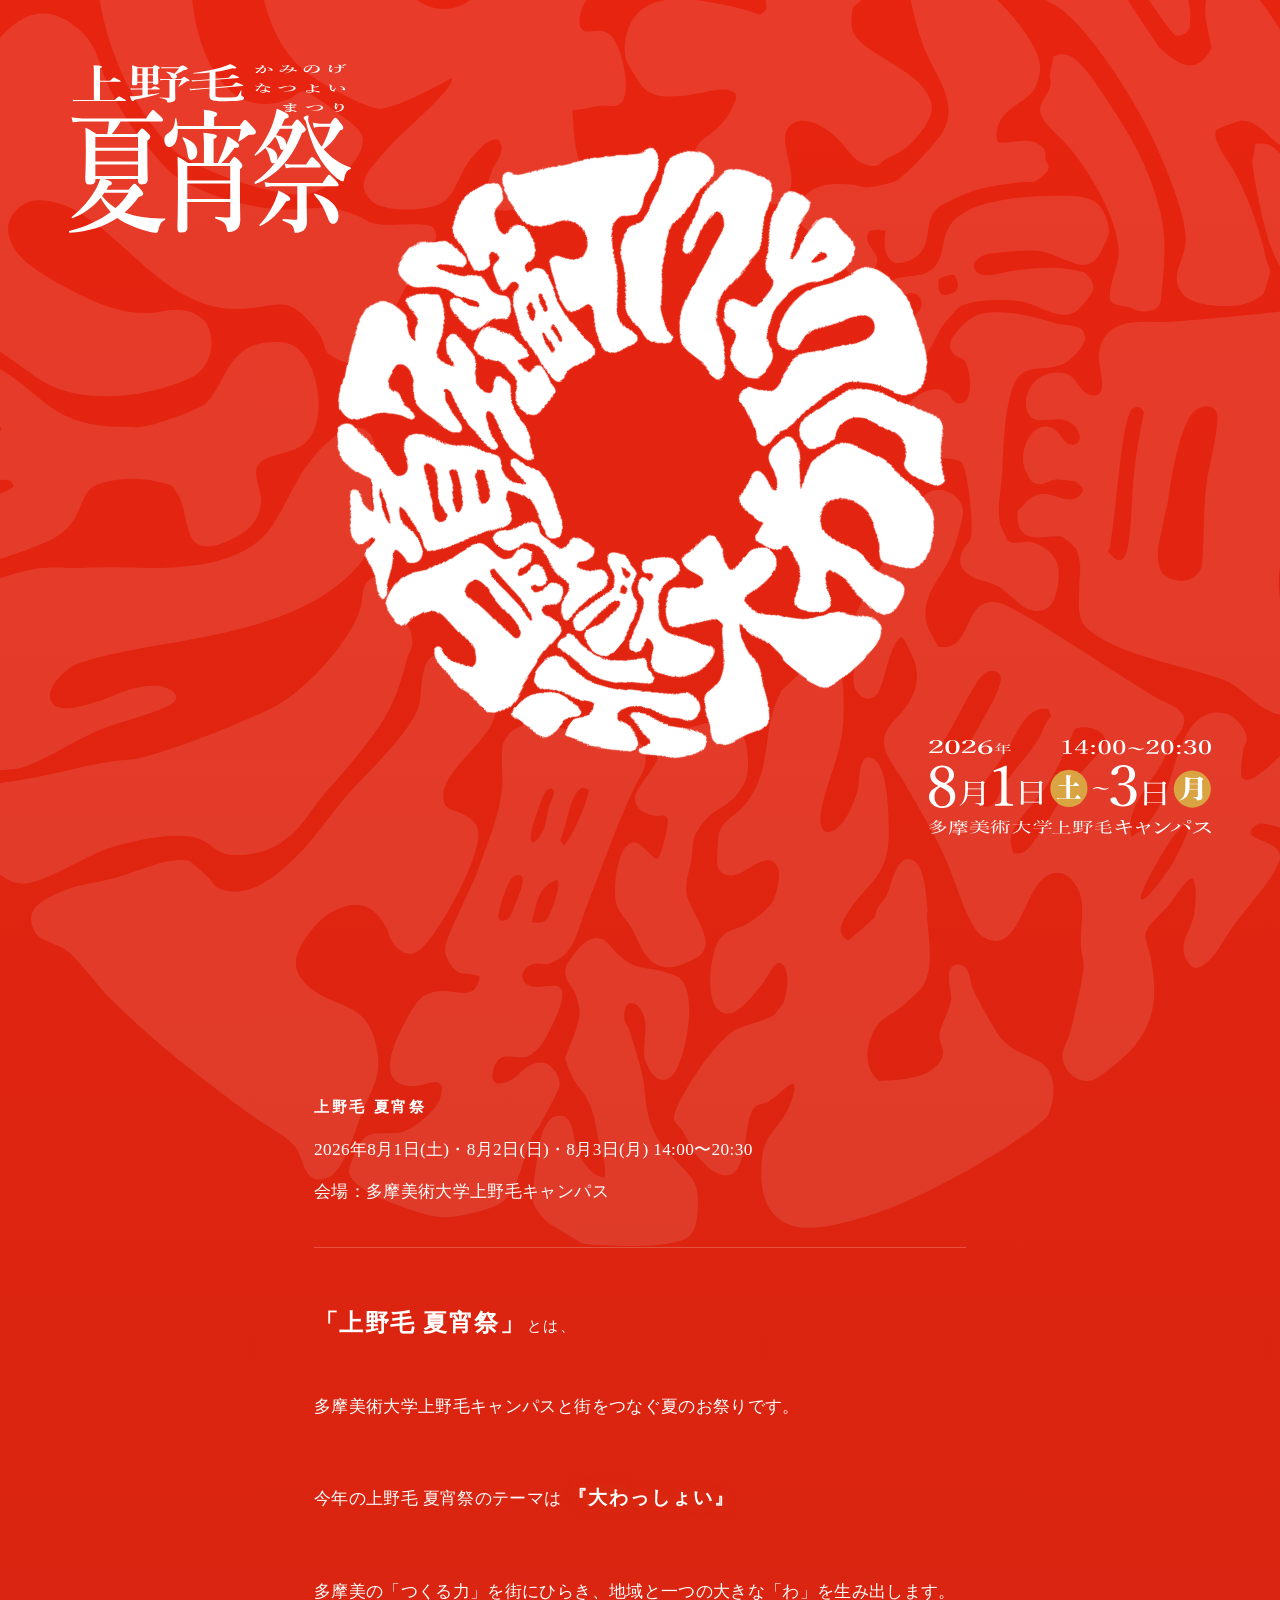
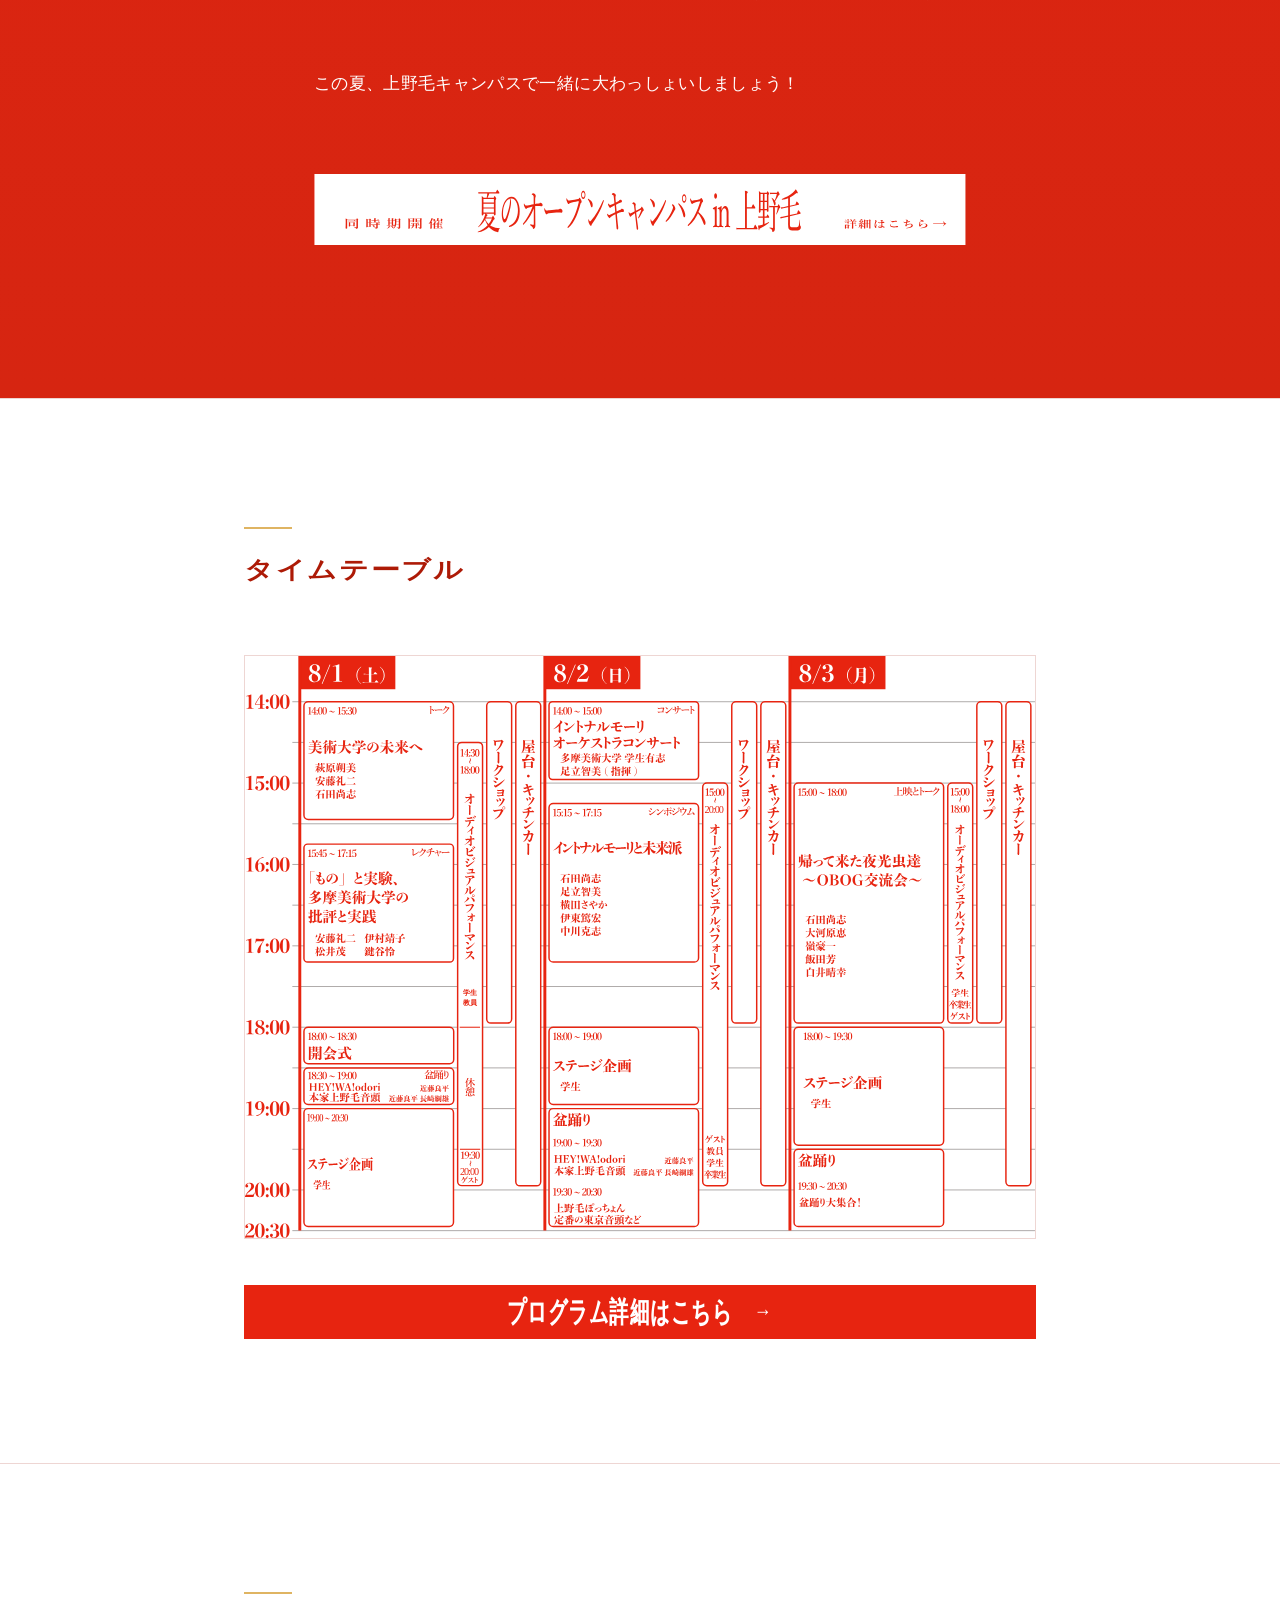
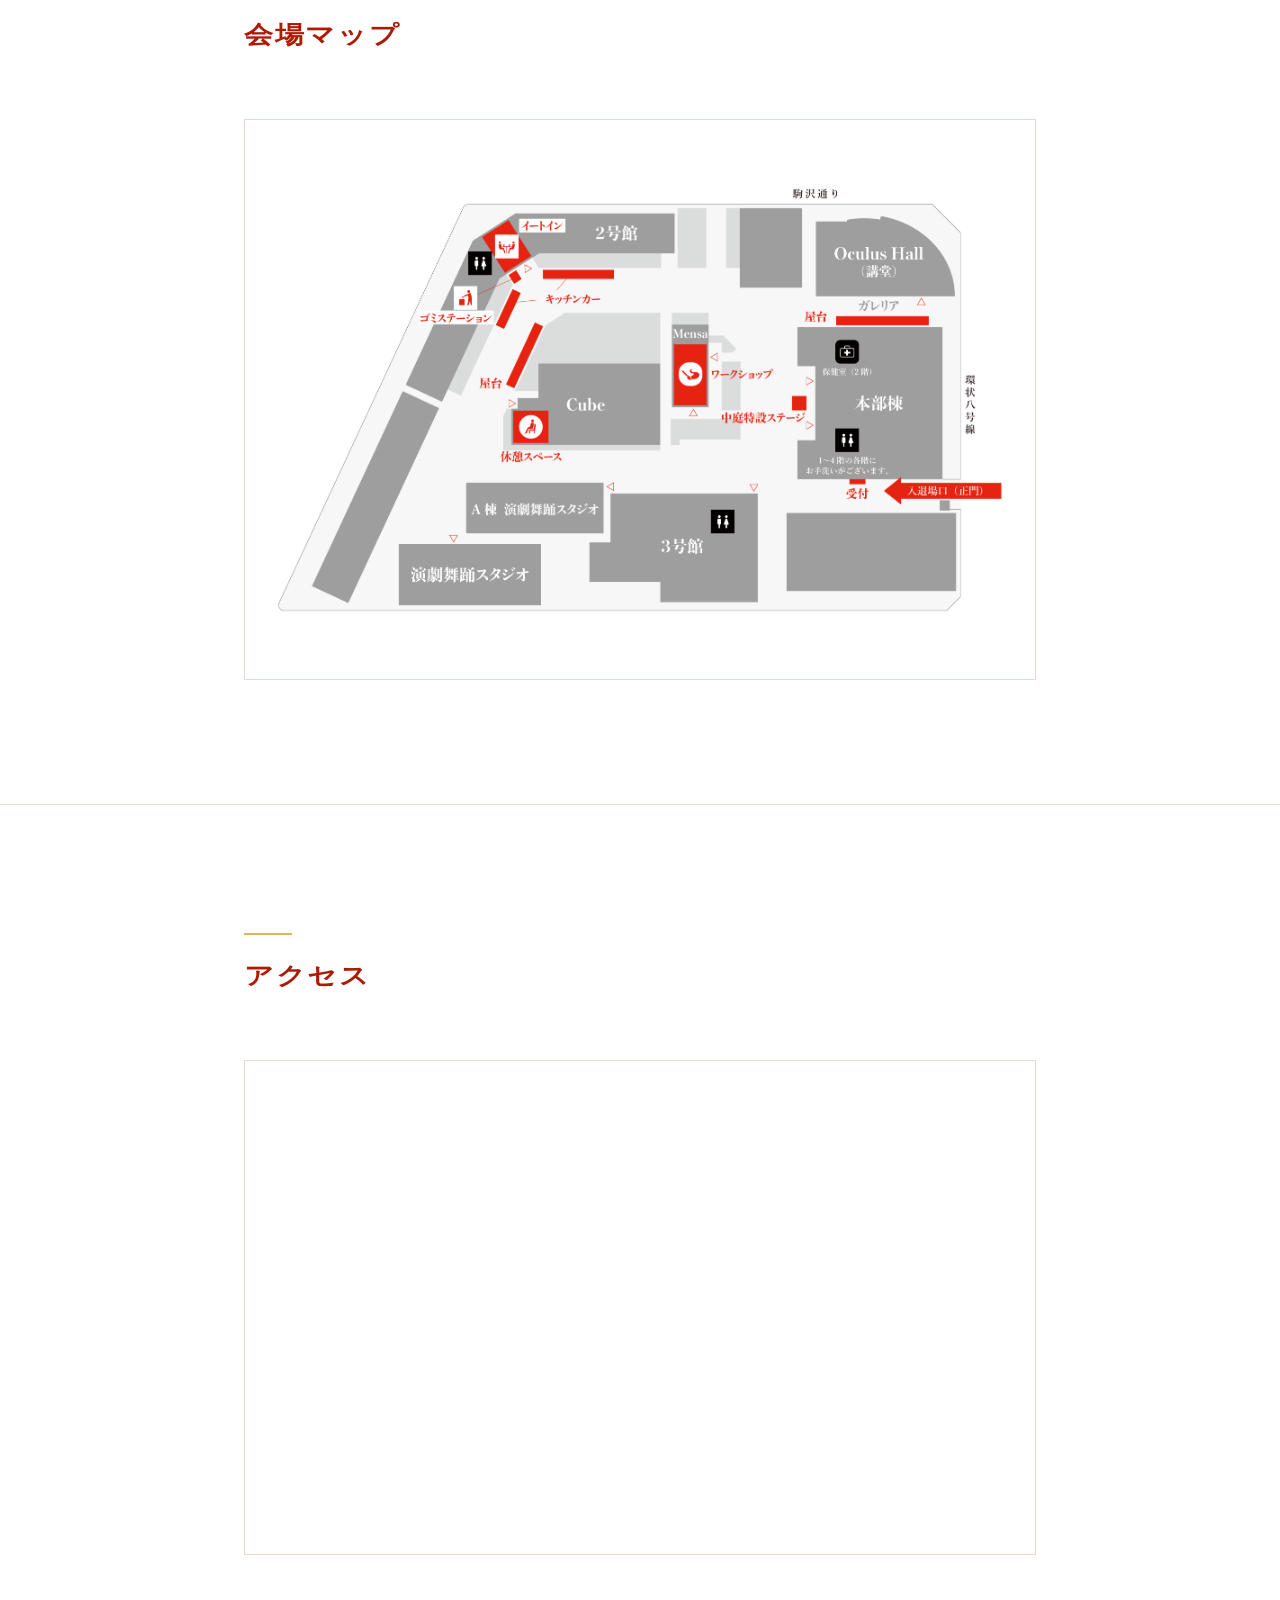
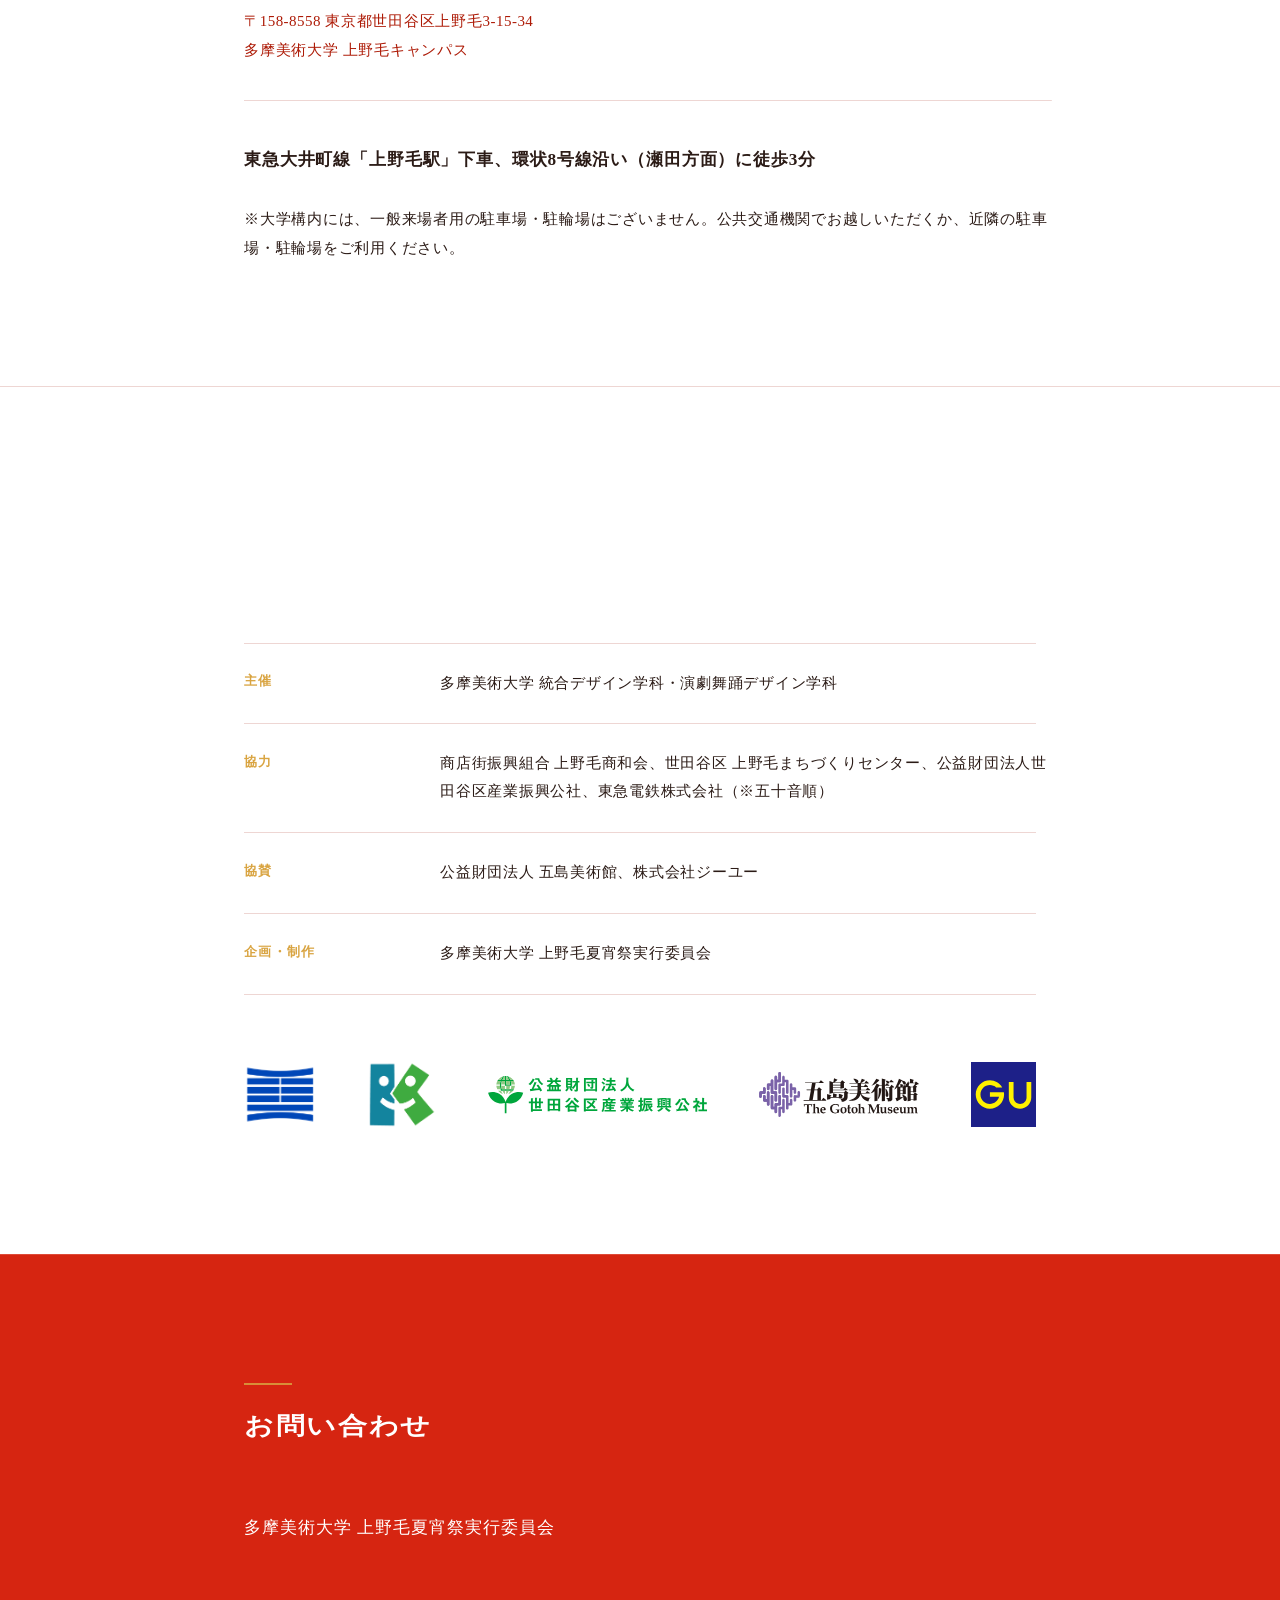
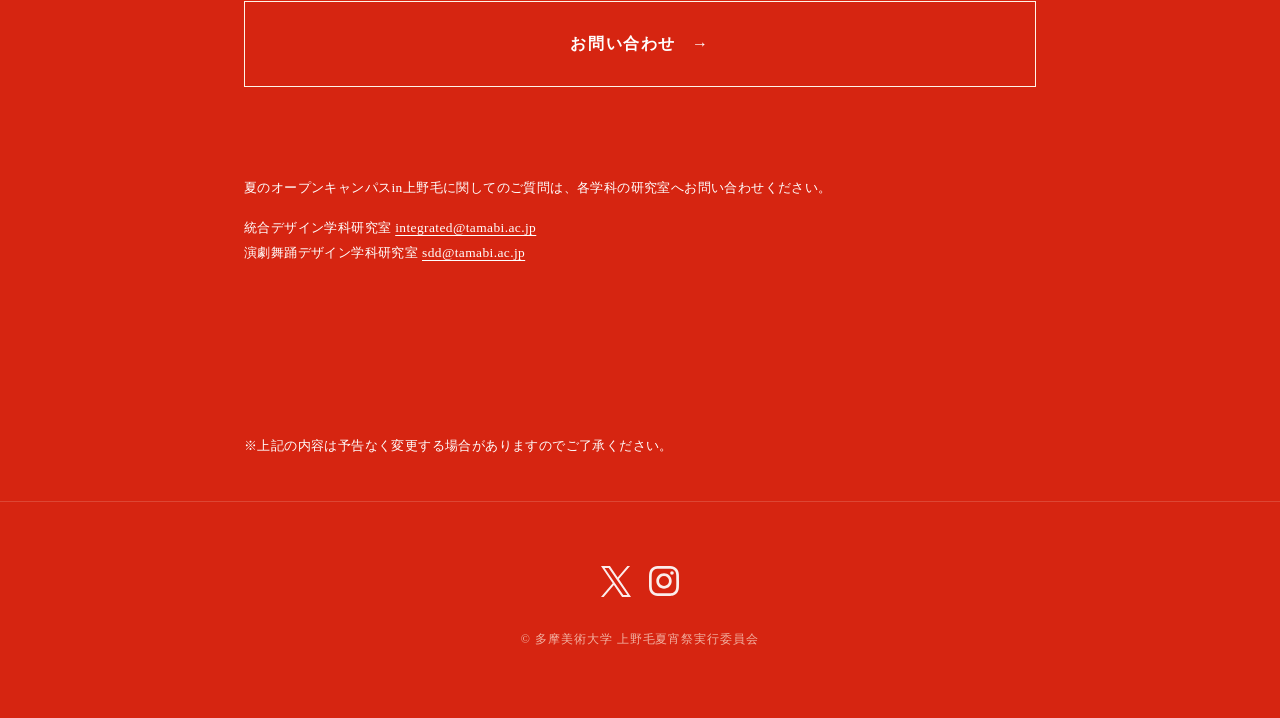
<file: index.html>
<!DOCTYPE html>
<html lang="ja">

<head>
  <meta charset="utf-8">
  <meta name="viewport" content="width=device-width, initial-scale=1.0, viewport-fit=cover">
  <title>上野毛 夏宵祭</title>
  <meta name="description" content="【日時】2026年8月1日(土)・8月2日(日) ・8月3日(月)  14:00~20:30   【会場】多摩美術大学上野毛キャンパス">
  <meta name="robots" content="index, follow, max-image-preview:large">
  <meta property="og:title" content="上野毛 夏宵祭">
  <meta property="og:description" content="【日時】2026年8月1日(土)・8月2日(日) ・8月3日(月)  14:00~20:30   【会場】多摩美術大学上野毛キャンパス">
  <meta property="og:type" content="website">
  <meta property="og:url" content="https://integrated.jp/natsuyoimatsuri/">
  <meta property="og:site_name" content="上野毛 夏宵祭">
  <meta property="og:image" content="https://integrated.jp/natsuyoimatsuri/logo.svg">
  <meta property="og:image:type" content="image/svg+xml">
  <meta name="application-name" content="上野毛 夏宵祭">
  <link rel="canonical" href="https://integrated.jp/natsuyoimatsuri/">
  <link rel="icon" type="image/svg+xml" href="logo.svg">
  <link href="sanitize.css" rel="stylesheet">
  <link href="style.css" rel="stylesheet">
  <script type="application/ld+json">
    {
      "@context": "https://schema.org",
      "@type": "WebPage",
      "name": "上野毛 夏宵祭",
      "headline": "上野毛 夏宵祭",
      "url": "https://integrated.jp/natsuyoimatsuri/",
      "description": "【日時】2026年8月1日(土)・8月2日(日)・8月3日(月) 14:00〜20:30 【会場】多摩美術大学上野毛キャンパス",
      "primaryImageOfPage": {
        "@type": "ImageObject",
        "url": "https://integrated.jp/natsuyoimatsuri/logo.svg"
      }
    }
  </script>
</head>

<body>
  <svg width="0" height="0" style="position:absolute; overflow:hidden" aria-hidden="true">
    <defs>
      <filter id="wobble" x="-20%" y="-20%" width="140%" height="140%" color-interpolation-filters="sRGB">
        <feTurbulence type="fractalNoise" numOctaves="2" seed="7" result="noise">
          <animate attributeName="baseFrequency" dur="24s" values="0.012 0.018;0.02 0.01;0.012 0.018"
            repeatCount="indefinite" />
        </feTurbulence>
        <feDisplacementMap in="SourceGraphic" in2="noise" scale="22" xChannelSelector="R" yChannelSelector="G" />
      </filter>
    </defs>
  </svg>

  <header class="site-header" id="siteHeader">
    <a href="#Top" class="brand-mark">上野毛 夏宵祭</a>
    <button class="menu-toggle" type="button" aria-expanded="false" aria-controls="siteNav" aria-label="メニューを開く">
      <span></span>
      <span></span>
      <span></span>
    </button>
    <nav id="siteNav" class="site-nav-panel" aria-label="サイトメニュー">
      <ul>
        <li><a href="#Timetable">タイムテーブル</a></li>
        <li><a href="program.html">プログラム</a></li>
        <li><a href="#VenueMap">会場マップ</a></li>
        <li><a href="#Access">アクセス</a></li>
        <li><a href="#Credit">クレジット</a></li>
        <li><a href="#Form">お問い合わせ</a></li>
      </ul>
    </nav>
  </header>

  <a class="program-detail-link program-floating-link" href="program.html" aria-label="プログラム詳細ページへ">
    <span>プログラム詳細はこちら</span>
    <span aria-hidden="true">→</span>
  </a>

  <div class="hero-zone">
    <section id="Top" class="Top">
      <div class="Logo">
        <div class="logo-spin" id="logoSpin">
          <img src="logo.svg" alt="上野毛 夏宵祭 大わっしょい">
        </div>
      </div>

      <div class="hero">
        <div class="hero-top-group">
          <div class="Title fade-in" data-fade-delay="1">
            <h1 class="visually-hidden">上野毛 夏宵祭</h1>
            <img src="title.svg" alt="上野毛 夏宵祭">
          </div>
        </div>

        <div class="Date fade-in" data-fade-delay="2">
          <img src="date.svg" alt="2026年8月1日(土)〜3日(月) 14:00〜20:30 多摩美術大学上野毛キャンパス">
        </div>
      </div>
    </section>

    <section id="Overview" class="Overview-section">
      <div class="Overview">
        <p class="overview-meta fade-in">
          <span class="overview-meta-title">上野毛 夏宵祭</span>
          <span>2026年8月1日(土)・8月2日(日)・8月3日(月) 14:00〜20:30</span>
          <span>会場：多摩美術大学上野毛キャンパス</span>
        </p>

        <h2 class="fade-in"><span class="heading-main">「上野毛 夏宵祭」</span><span class="toha">とは、</span></h2>

        <p class="fade-in">
          多摩美術大学上野毛キャンパスと街をつなぐ夏のお祭りです。
        </p>
        <p class="fade-in lead">今年の上野毛 夏宵祭のテーマは<span class="theme">『大わっしょい』</span></p>
        <p class="fade-in">
          多摩美の「つくる力」を街にひらき、地域と一つの大きな「わ」を生み出します。
        </p>
        <p class="fade-in">この夏、上野毛キャンパスで一緒に大わっしょいしましょう！</p>

        <a class="notice notice-image-link fade-in" href="https://www.tamabi.ac.jp/open-campus/time-table_k_2026/" target="_blank" rel="noopener" aria-label="夏のオープンキャンパス in 上野毛の詳細はこちら">
          <img src="Link.svg" alt="同時期開催 夏のオープンキャンパス in 上野毛 詳細はこちら" loading="lazy" decoding="async">
        </a>
      </div>
    </section>
  </div>

  <section id="Timetable" class="Timetable">
    <div class="section-inner">
      <h2 class="fade-in">タイムテーブル</h2>

      <div class="timetable-wrap fade-in" id="timetableInteractive">
        <div class="timetable-stage">
          <img src="timetable.svg" alt="2026年8月1日から8月3日までのタイムテーブル" loading="lazy" decoding="async">
          <div class="timetable-hotspots" aria-label="タイムテーブル詳細"></div>
        </div>
      </div>

      <a class="program-detail-link fade-in" href="program.html">
        <span>プログラム詳細はこちら</span>
        <span aria-hidden="true">→</span>
      </a>

      <div class="timetable-modal" id="timetableModal" hidden>
        <div class="timetable-modal-backdrop" data-timetable-close></div>
        <section class="timetable-modal-panel" role="dialog" aria-modal="true" aria-labelledby="timetableModalTitle" tabindex="-1">
          <button class="timetable-modal-close" type="button" aria-label="閉じる" data-timetable-close>×</button>
          <p class="timetable-modal-kicker" id="timetableModalKicker"></p>
          <h3 id="timetableModalTitle"></h3>
          <dl class="timetable-modal-meta" id="timetableModalMeta"></dl>
          <figure class="timetable-modal-poster" id="timetableModalPoster" hidden></figure>
          <div class="timetable-modal-body" id="timetableModalBody"></div>
        </section>
      </div>
    </div>
  </section>

  <section id="VenueMap" class="VenueMap">
    <div class="section-inner">
      <h2 class="fade-in">会場マップ</h2>
      <figure class="venue-map fade-in">
        <img src="map.png" alt="上野毛 夏宵祭 会場マップ" loading="lazy" decoding="async">
      </figure>
    </div>
  </section>

  <section id="Access" class="Access">
    <div class="section-inner">
      <h2 class="fade-in">アクセス</h2>

      <div class="map-wrap fade-in">
        <iframe
          src="https://www.google.com/maps/embed?pb=!1m18!1m12!1m3!1d3243.5521321354745!2d139.63661190000002!3d35.61411280000001!2m3!1f0!2f0!3f0!3m2!1i1024!2i768!4f13.1!3m3!1m2!1s0x6018f44269ab2271%3A0x83aaddc3f3e6a5f8!2z5aSa5pGp576O6KGT5aSn5a2m5LiK6YeO5q-b44Kt44Oj44Oz44OR44K5!5e0!3m2!1sja!2sjp!4v1781884078794!5m2!1sja!2sjp"
          title="多摩美術大学 上野毛キャンパス周辺地図" width="600" height="450" allowfullscreen loading="lazy"
          referrerpolicy="no-referrer-when-downgrade"></iframe>
      </div>

      <div class="access-info fade-in">
        <p class="address">〒158-8558 東京都世田谷区上野毛3-15-34<br>多摩美術大学 上野毛キャンパス</p>

        <div class="access-list">
          <p class="access-row">東急大井町線「上野毛駅」下車、環状8号線沿い（瀬田方面）に徒歩3分</p>
          <p class="access-row">※大学構内には、一般来場者用の駐車場・駐輪場はございません。公共交通機関でお越しいただくか、近隣の駐車場・駐輪場をご利用ください。</p>
        </div>
      </div>
    </div>
  </section>

  <section id="Credit" class="Credit">
    <div class="section-inner">
      <h2 class="fade-in">クレジット</h2>

      <dl class="credit-list fade-in">
        <div class="credit-row">
          <dt>主催</dt>
          <dd>多摩美術大学 統合デザイン学科・演劇舞踊デザイン学科</dd>
        </div>
        <div class="credit-row">
          <dt>協力</dt>
          <dd>商店街振興組合 上野毛商和会、世田谷区 上野毛まちづくりセンター、公益財団法人世田谷区産業振興公社、東急電鉄株式会社（※五十音順）</dd>
        </div>
        <div class="credit-row">
          <dt>協賛</dt>
          <dd>公益財団法人 五島美術館、株式会社ジーユー</dd>
        </div>
        <div class="credit-row">
          <dt>企画・制作</dt>
          <dd>多摩美術大学 上野毛夏宵祭実行委員会</dd>
        </div>
      </dl>

      <div class="logos fade-in">
        <img class="logo-tamabi" src="tamabi.png" alt="多摩美術大学" loading="lazy" decoding="async">
        <img class="logo-showakai" src="showakai.png" alt="上野毛商和会" loading="lazy" decoding="async">
        <img class="logo-koeki" src="koeki.svg" alt="公益財団法人" loading="lazy" decoding="async">
        <img class="logo-goto" src="goto.svg" alt="五島美術館" loading="lazy" decoding="async">
        <img class="logo-gu" src="gu.svg" alt="ジーユー" loading="lazy" decoding="async">
      </div>
    </div>
  </section>

  <section id="Form" class="Form">
    <div class="section-inner">
      <h2 class="fade-in">お問い合わせ</h2>
      <p class="form-text fade-in">
        多摩美術大学 上野毛夏宵祭実行委員会
      </p>

      <a class="contact-link fade-in" href="https://forms.gle/DWbM19Lf968j3efZ6" target="_blank" rel="noopener">
        <span>お問い合わせ</span>
        <span aria-hidden="true">→</span>
      </a>

      <div class="open-campus-contact fade-in">
        <p>夏のオープンキャンパスin上野毛に関してのご質問は、各学科の研究室へお問い合わせください。</p>
        <p>
          統合デザイン学科研究室 <a href="mailto:integrated@tamabi.ac.jp">integrated@tamabi.ac.jp</a><br>
          演劇舞踊デザイン学科研究室 <a href="mailto:sdd@tamabi.ac.jp">sdd@tamabi.ac.jp</a>
        </p>
      </div>

    </div>
  </section>

  <aside class="page-note">
    <p class="fade-in">※上記の内容は予告なく変更する場合がありますのでご了承ください。</p>
  </aside>

  <footer>
    <div class="footer-inner">
      <div class="footer-social-links">
        <a href="https://x.com/natsuyoimatsuri?s=20" target="_blank" rel="noopener" aria-label="X（旧Twitter）">
          <img src="x.svg" alt="" loading="lazy" decoding="async">
        </a>
        <a href="https://www.instagram.com/natsuyoimatsuri?utm_source=ig_web_button_share_sheet&amp;igsh=ZDNlZDc0MzIxNw==" target="_blank" rel="noopener" aria-label="Instagram">
          <img src="Instagram.svg" alt="" loading="lazy" decoding="async">
        </a>
      </div>
      <small>&copy; 多摩美術大学 上野毛夏宵祭実行委員会</small>
    </div>
  </footer>

  <script src="main.js?v=20260717-timetable-top-hit"></script>
</body>

</html>
</file>
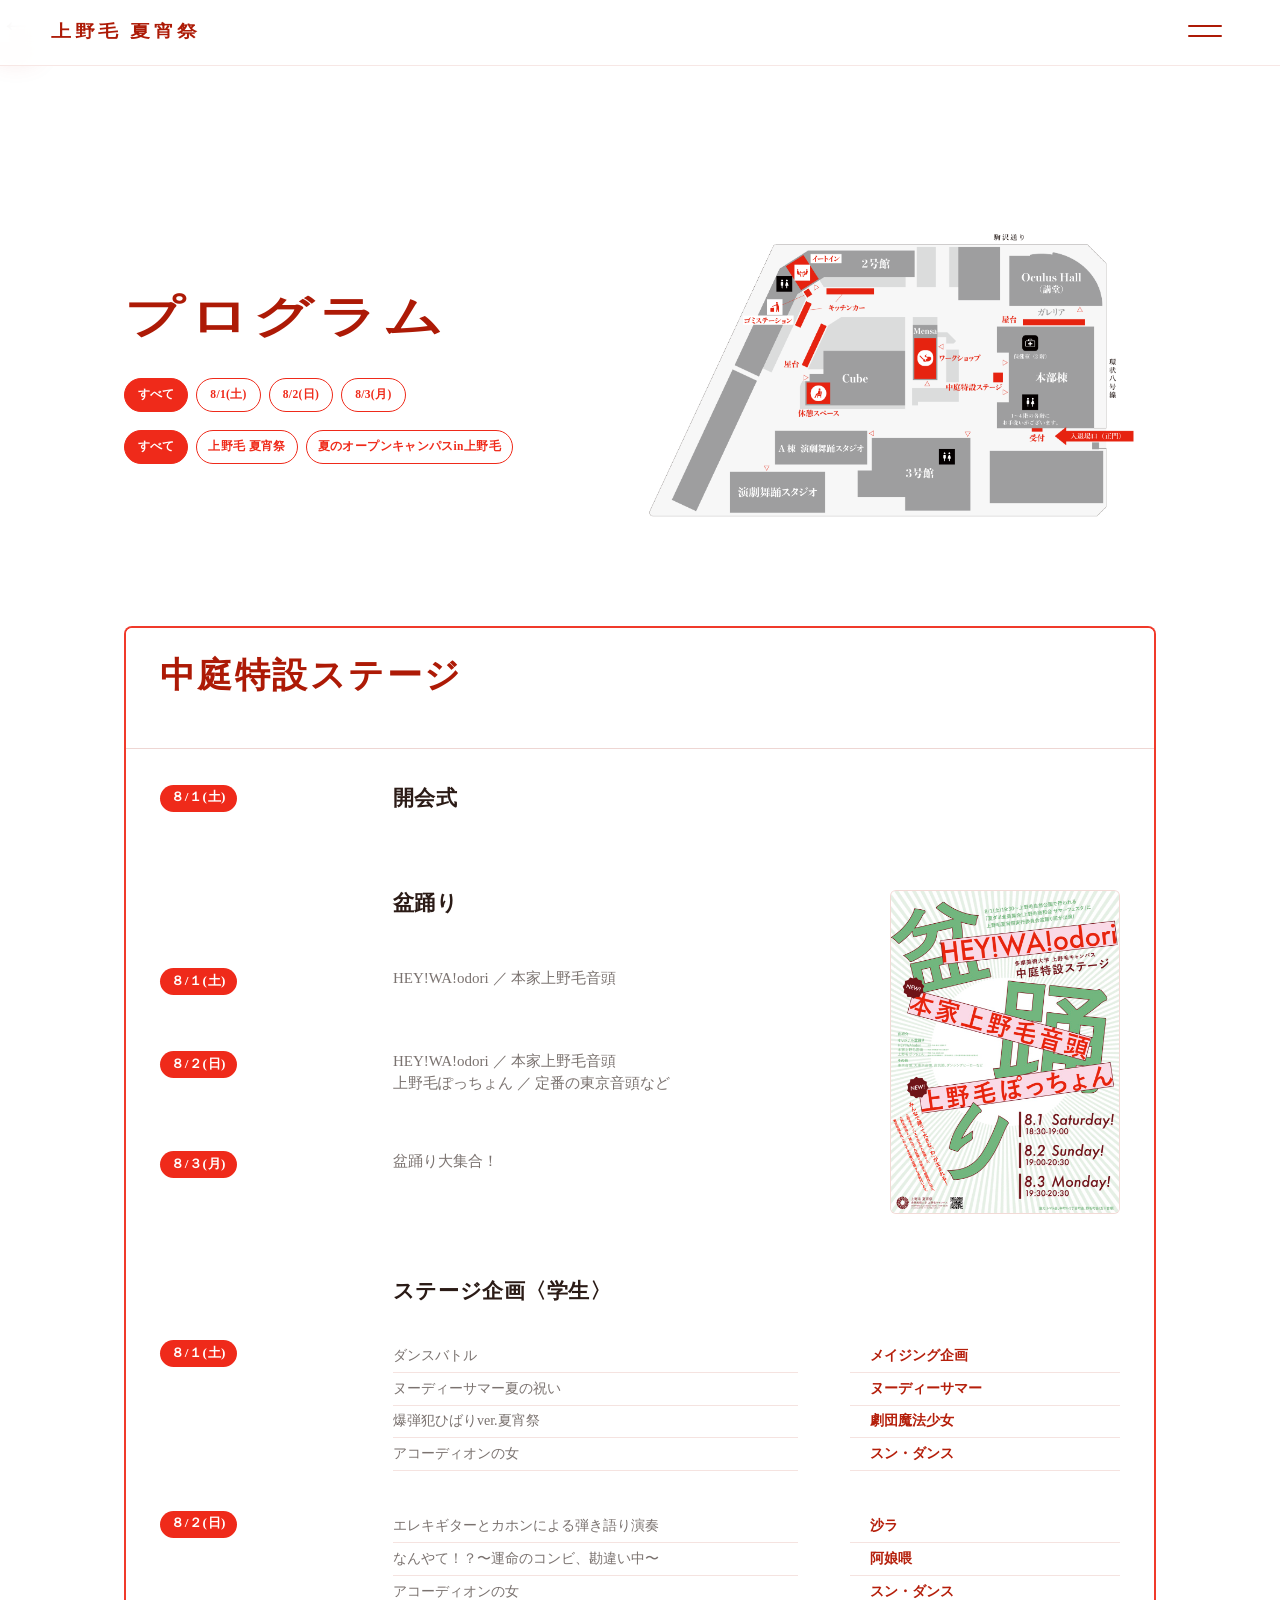
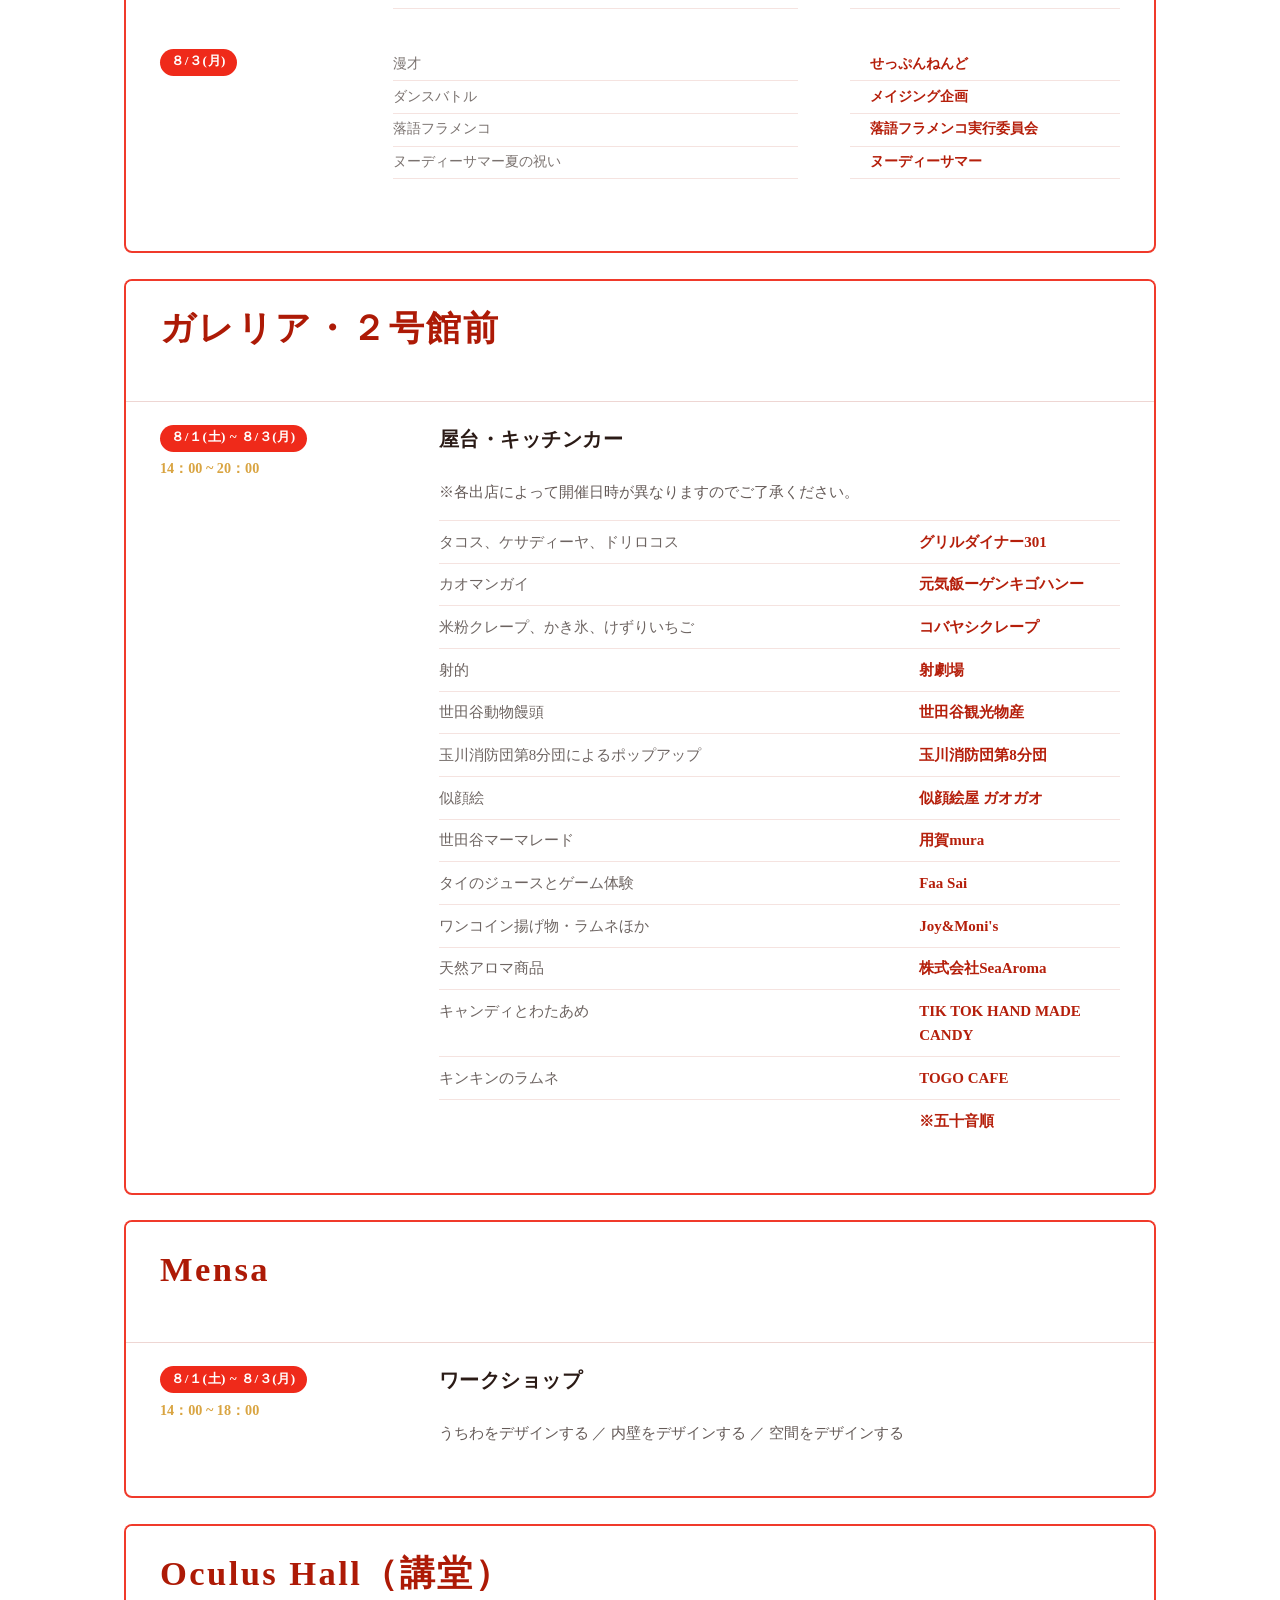
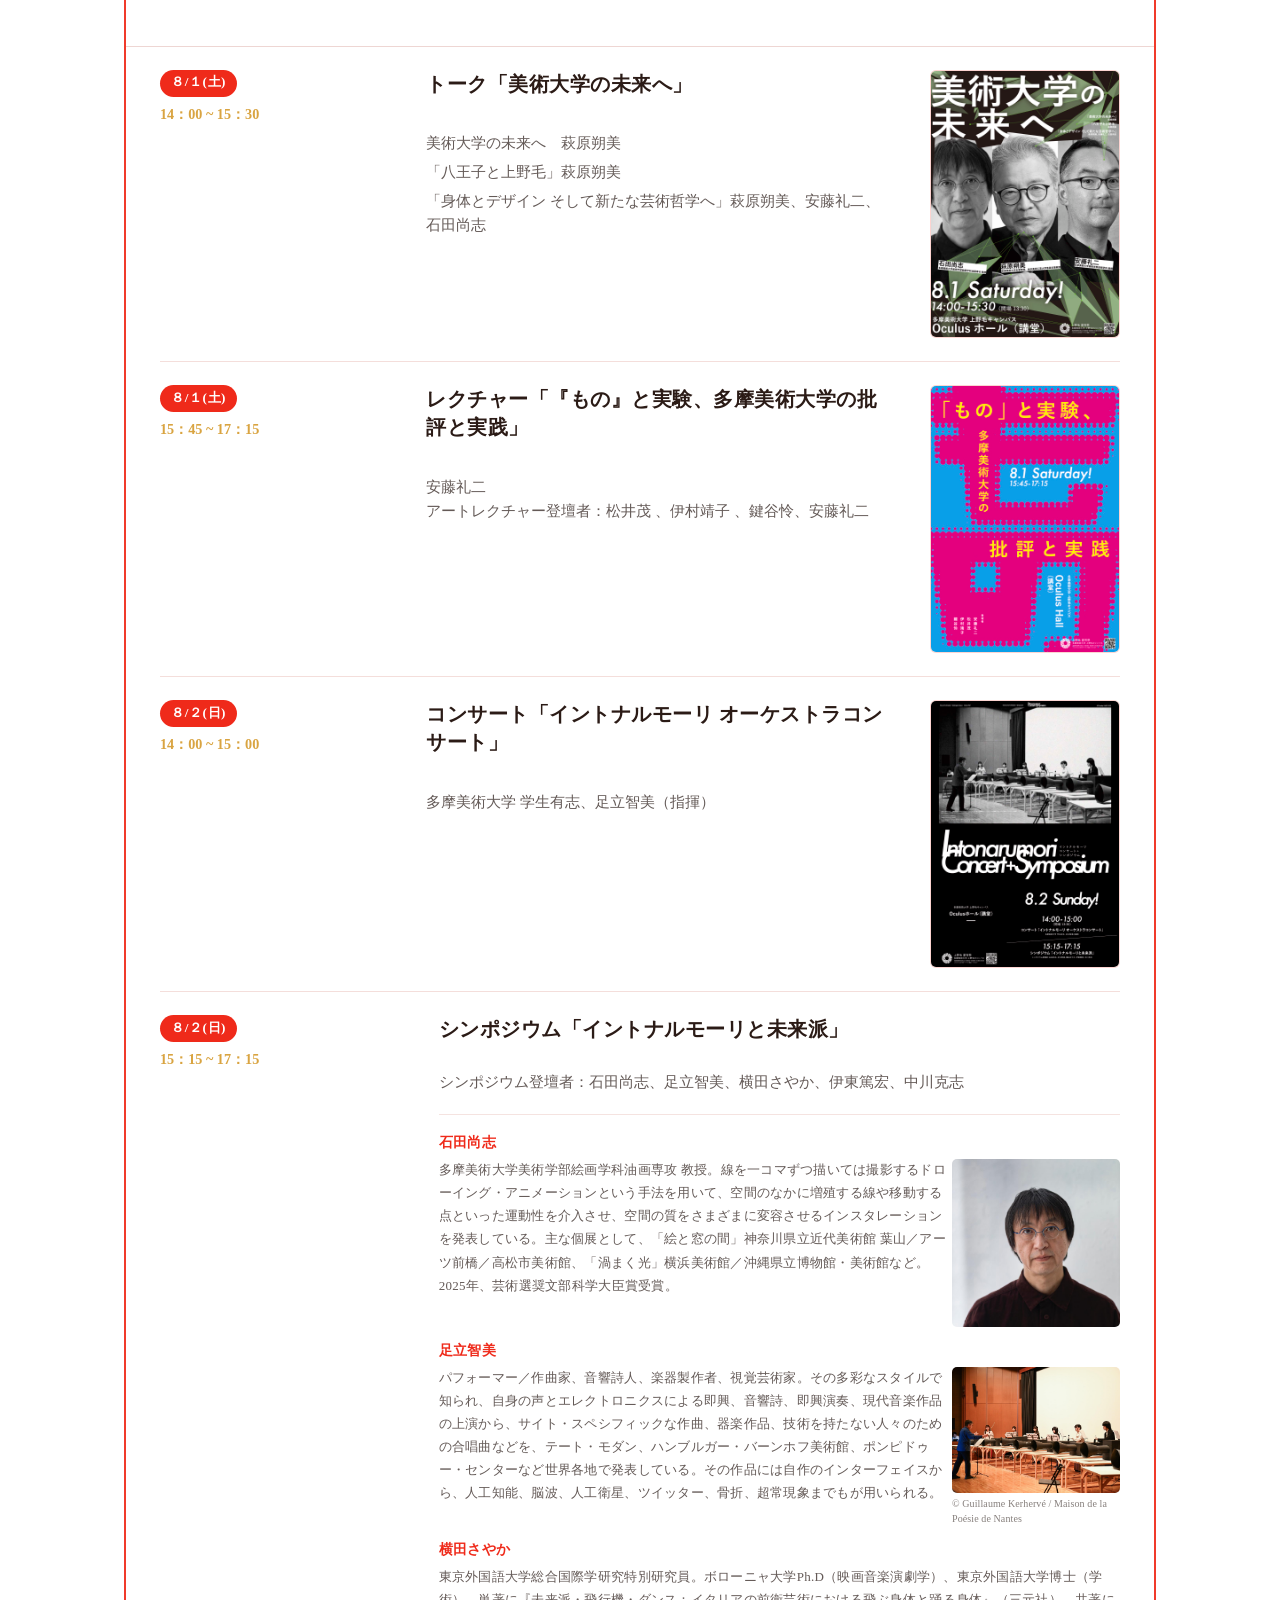
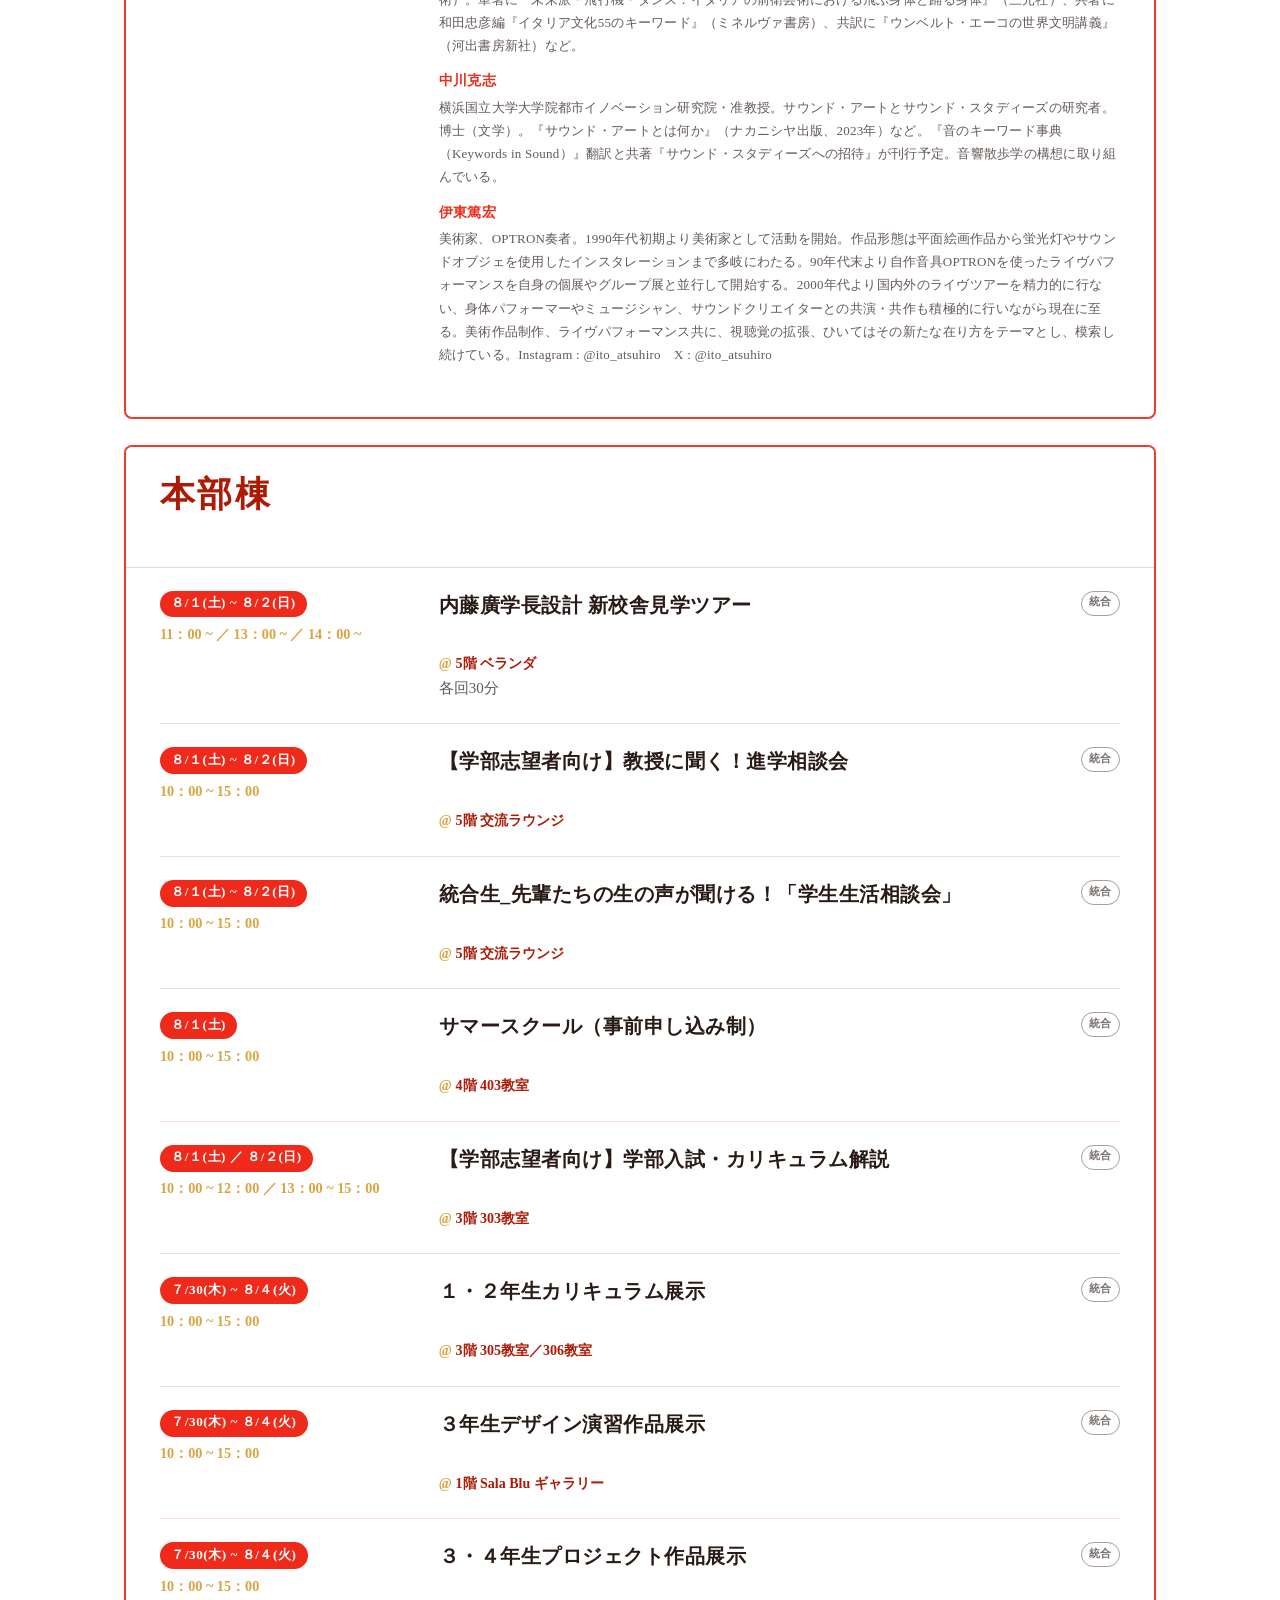
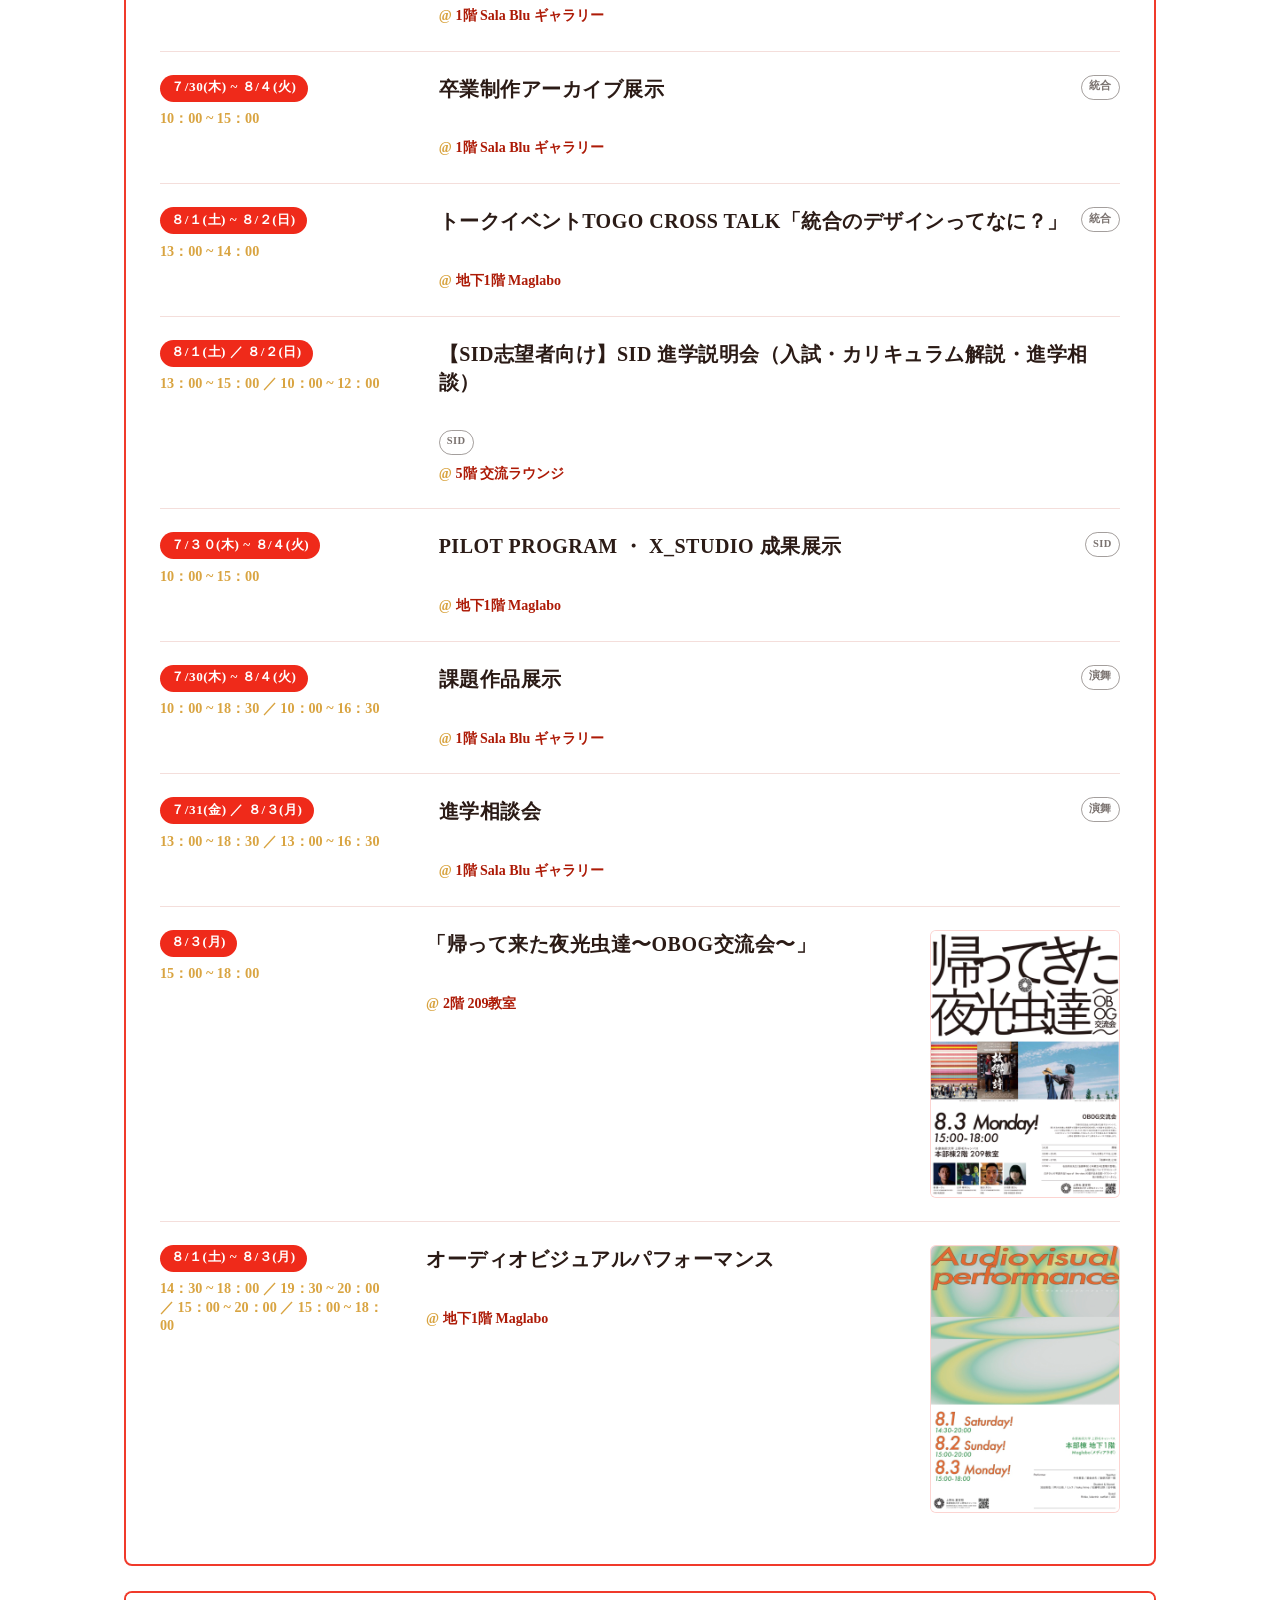
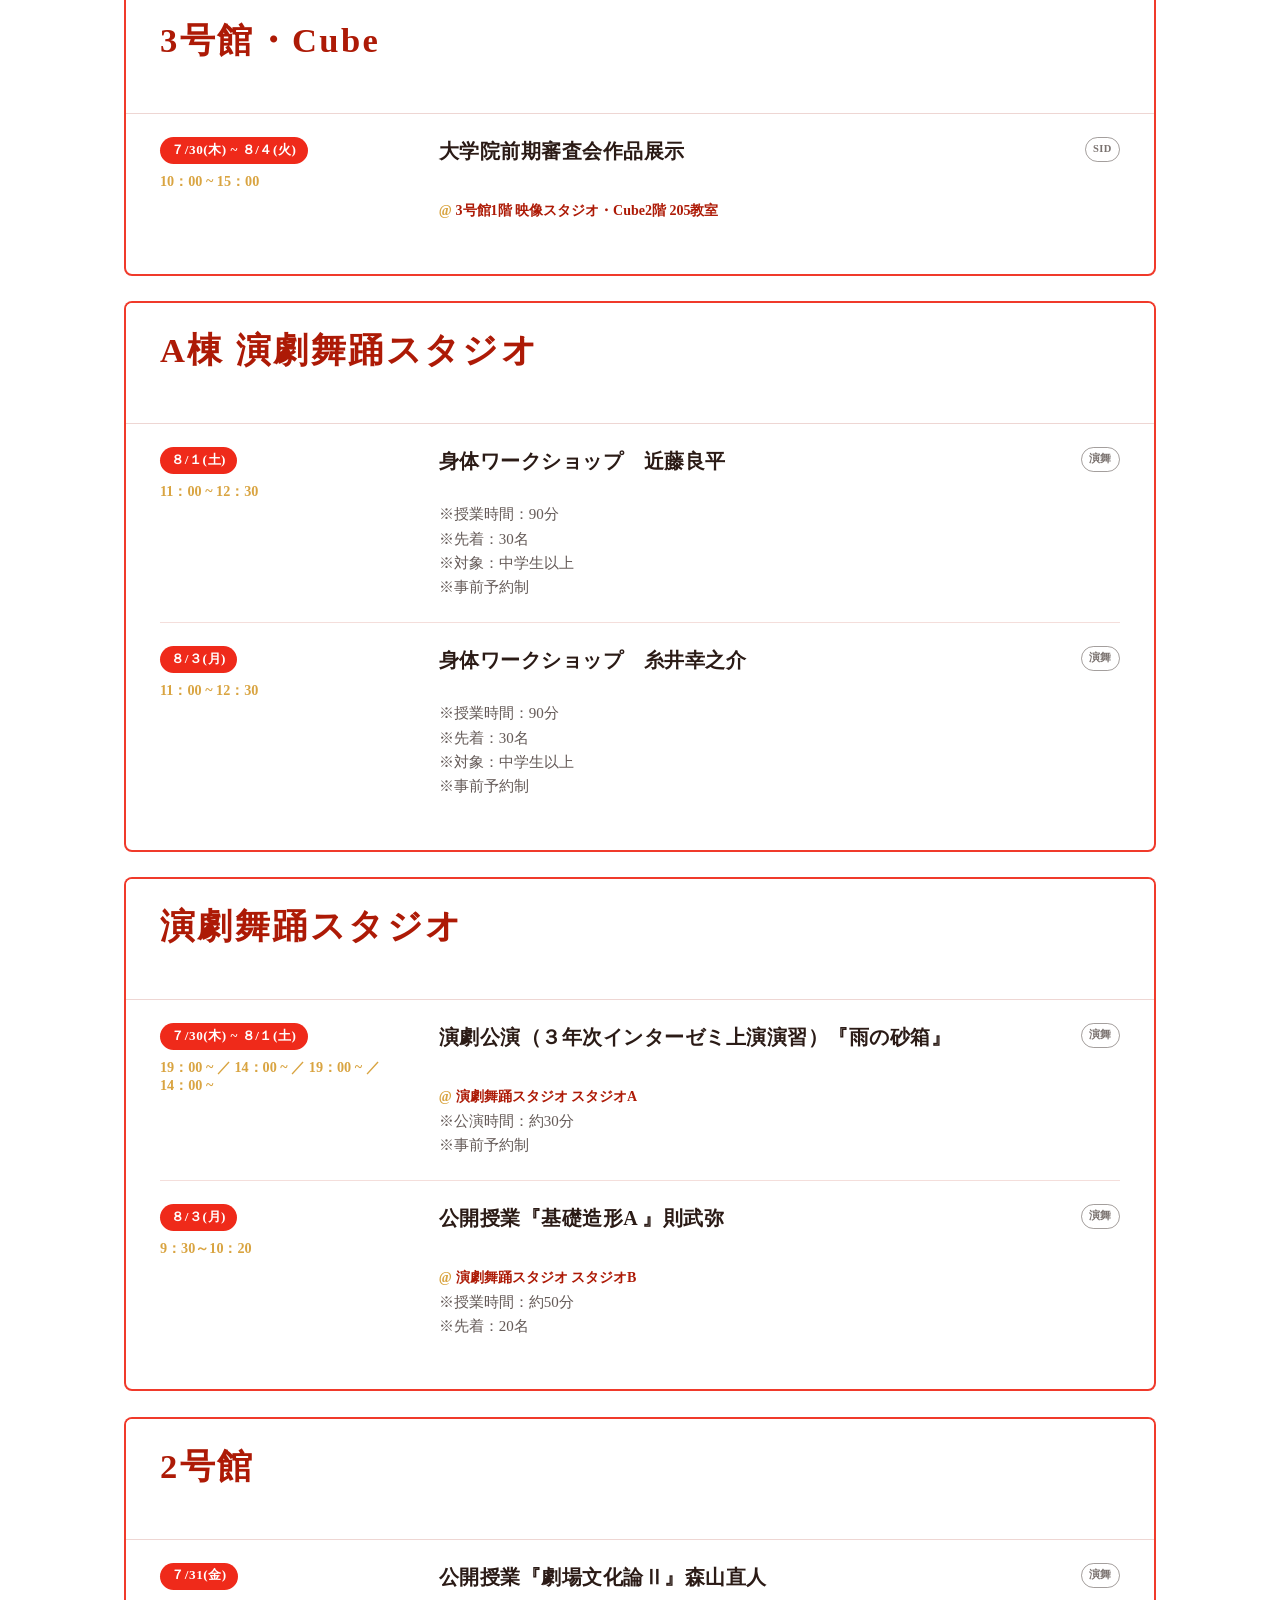
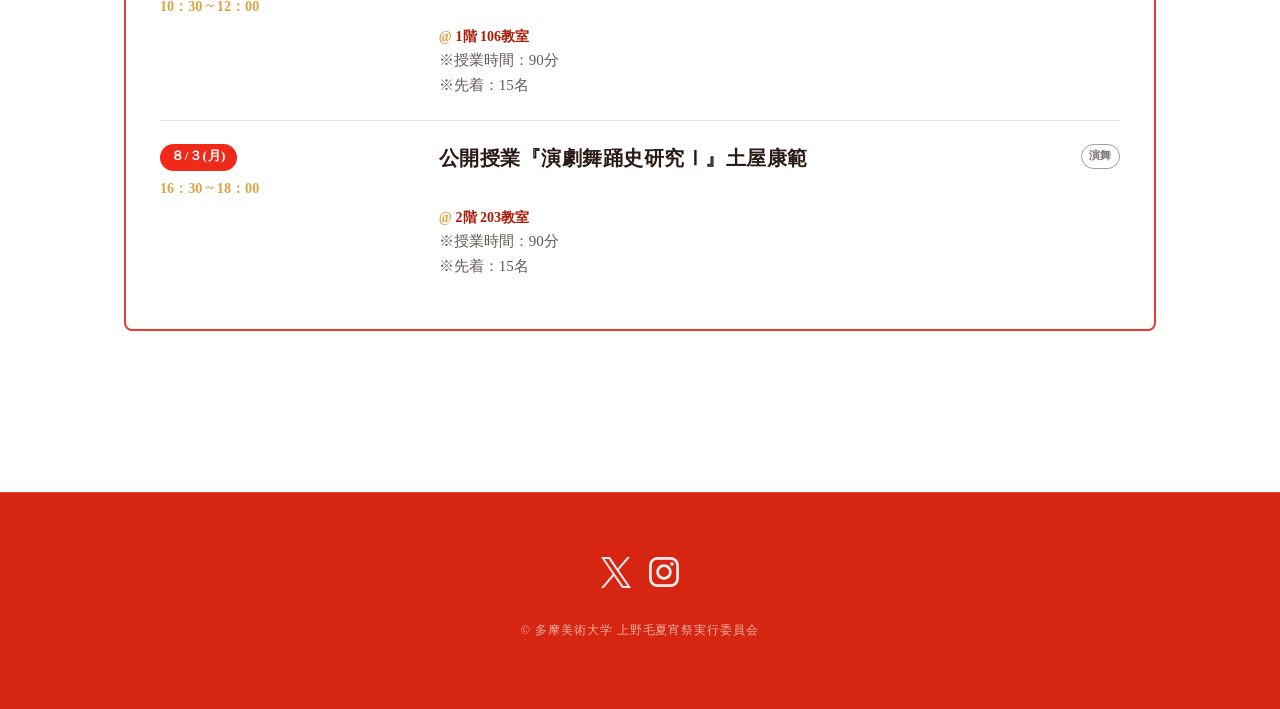
<file: program.html>
<!DOCTYPE html>
<html lang="ja">

<head>
  <meta charset="utf-8">
  <meta name="viewport" content="width=device-width, initial-scale=1.0, viewport-fit=cover">
  <title>プログラム｜上野毛 夏宵祭</title>
  <meta name="description" content="上野毛 夏宵祭と夏のオープンキャンパスin上野毛の場所別プログラム詳細。日程、時間、会場、出演者、出店情報を掲載しています。">
  <meta name="robots" content="index, follow, max-image-preview:large">
  <meta property="og:title" content="場所別プログラム｜上野毛 夏宵祭">
  <meta property="og:description" content="上野毛 夏宵祭と夏のオープンキャンパスin上野毛の場所別プログラム詳細。日程、時間、会場、出演者、出店情報を掲載しています。">
  <meta property="og:type" content="website">
  <meta property="og:url" content="https://integrated.jp/natsuyoimatsuri/program.html">
  <meta property="og:site_name" content="上野毛 夏宵祭">
  <meta property="og:image" content="https://integrated.jp/natsuyoimatsuri/logo.svg">
  <meta property="og:image:type" content="image/svg+xml">
  <link rel="canonical" href="https://integrated.jp/natsuyoimatsuri/program.html">
  <link rel="icon" type="image/svg+xml" href="logo.svg">
  <link href="sanitize.css" rel="stylesheet">
  <link href="style.css" rel="stylesheet">
</head>

<body class="program-page location-layout inline-map-layout">
  <header class="site-header program-header is-visible is-on-light" id="siteHeader">
    <a href="index.html#Top" class="brand-mark">上野毛 夏宵祭</a>
    <button class="menu-toggle" type="button" aria-expanded="false" aria-controls="siteNav" aria-label="メニューを開く">
      <span></span>
      <span></span>
      <span></span>
    </button>
    <nav id="siteNav" class="site-nav-panel" aria-label="サイトメニュー">
      <ul>
        <li><a href="index.html#Timetable">タイムテーブル</a></li>
        <li><a href="program.html">プログラム</a></li>
        <li><a href="index.html#VenueMap">会場マップ</a></li>
        <li><a href="index.html#Access">アクセス</a></li>
        <li><a href="index.html#Credit">クレジット</a></li>
        <li><a href="index.html#Form">お問い合わせ</a></li>
      </ul>
    </nav>
  </header>

  <a class="program-main-link" href="index.html" aria-label="メインページへ戻る">←</a>

  <main>
    <section class="program-section location-section">
      <div class="program-inner">
        <div class="program-page-hero">
          <div class="program-page-title">
            <h1>プログラム</h1>
          </div>

          <div class="program-filter-panel" aria-label="プログラム絞り込み">
            <div class="program-filter-group">
              <p class="program-filter-label">日付</p>
              <div class="program-date-filter" aria-label="日付で絞り込み">
                <button type="button" class="is-active" data-program-date="all" aria-pressed="true">すべて</button>
                <button type="button" data-program-date="8/1" aria-pressed="false">8/1(土)</button>
                <button type="button" data-program-date="8/2" aria-pressed="false">8/2(日)</button>
                <button type="button" data-program-date="8/3" aria-pressed="false">8/3(月)</button>
              </div>
            </div>
            <div class="program-filter-group">
              <p class="program-filter-label">区分</p>
              <div class="program-type-filter" aria-label="開催区分で絞り込み">
                <button type="button" class="is-active" data-program-type="all" aria-pressed="true">すべて</button>
                <button type="button" data-program-type="festival" aria-pressed="false">上野毛 夏宵祭</button>
                <button type="button" data-program-type="open-campus" aria-pressed="false">夏のオープンキャンパスin上野毛</button>
              </div>
            </div>
          </div>

          <div class="program-type-legend" aria-label="開催区分">
            <span class="program-type type-festival">夏宵祭 8/1(土) ~ 8/3(月)</span>
            <span class="program-type type-open-campus">オープンキャンパス 7/30(木) ~ 8/4(火)</span>
          </div>

          <figure class="program-inline-map" aria-label="会場マップ">
            <img src="map.png" alt="上野毛 夏宵祭 会場マップ" decoding="async">
          </figure>
        </div>

        <article id="stage" class="program-block location-block courtyard-stage-block">
          <div class="program-block-head">
            <h3>中庭特設ステージ</h3>
          </div>
          <div class="location-list">
            <div class="location-event opening-event">
              <div class="location-schedule">
                <span class="location-date">８/１(土)</span>
                <span class="location-hours">18：00 ~ 18：30</span>
              </div>
              <div class="location-main">
                <div class="location-title-row program-title-row">
                  <h4>開会式</h4>
                  <div class="program-labels">
                    <span class="program-type type-festival">夏宵祭</span>
                  </div>
                </div>
              </div>
            </div>

            <div class="courtyard-program-group bon-dance-group">
              <div class="courtyard-group-head">
                <h4>盆踊り</h4>
                <figure class="location-media bon-dance-poster"><img src="poster6-display.jpg" alt="盆踊り ポスター" loading="lazy" decoding="async"></figure>
              </div>
              <div class="location-event bon-dance-event">
                <div class="location-schedule">
                  <span class="location-date">８/１(土)</span>
                  <span class="location-hours">18：30 ~ 19：00</span>
                </div>
                <div class="location-main">
                  <div class="location-title-row program-title-row">
                    <div class="program-labels">
                      <span class="program-type type-festival">夏宵祭</span>
                    </div>
                  </div>
                  <p class="location-detail">HEY!WA!odori ／ 本家上野毛音頭</p>
                </div>
              </div>

              <div class="location-event bon-dance-event">
                <div class="location-schedule">
                  <span class="location-date">８/２(日)</span>
                  <span class="location-hours">19：00 ~ 19：30</span>
                  <span class="location-hours is-subtime">19：30 ~ 20：30</span>
                </div>
                <div class="location-main">
                  <div class="location-title-row program-title-row">
                    <div class="program-labels">
                      <span class="program-type type-festival">夏宵祭</span>
                    </div>
                  </div>
                  <p class="location-detail">HEY!WA!odori ／ 本家上野毛音頭</p>
                  <p class="location-detail">上野毛ぽっちょん ／ 定番の東京音頭など</p>
                </div>
              </div>

              <div class="location-event bon-dance-event">
                <div class="location-schedule">
                  <span class="location-date">８/３(月)</span>
                  <span class="location-hours">19：30 ~ 20：30</span>
                </div>
                <div class="location-main">
                  <div class="location-title-row program-title-row">
                    <div class="program-labels">
                      <span class="program-type type-festival">夏宵祭</span>
                    </div>
                  </div>
                  <p class="location-detail">盆踊り大集合！</p>
                </div>
              </div>
            </div>

            <div class="courtyard-program-group stage-program-group">
              <div class="courtyard-group-head">
                <h4>ステージ企画〈学生〉</h4>
              </div>
              <div class="location-event stage-program-event">
                <div class="location-schedule">
                  <span class="location-date">８/１(土)</span>
                  <span class="location-hours">19：00 ~ 20：30</span>
                </div>
                <div class="location-main">
                  <div class="location-title-row program-title-row">
                    <div class="program-labels">
                      <span class="program-type type-festival">夏宵祭</span>
                    </div>
                  </div>
                  <div class="stage-act-grid">
                    <span class="stage-act-title">ダンスバトル</span><strong class="shop-name">メイジング企画</strong>
                    <span class="stage-act-title">ヌーディーサマー夏の祝い</span><strong class="shop-name">ヌーディーサマー</strong>
                    <span class="stage-act-title">爆弾犯ひばりver.夏宵祭</span><strong class="shop-name">劇団魔法少女</strong>
                    <span class="stage-act-title">アコーディオンの女</span><strong class="shop-name">スン・ダンス</strong>
                  </div>
                </div>
              </div>

              <div class="location-event stage-program-event">
                <div class="location-schedule">
                  <span class="location-date">８/２(日)</span>
                  <span class="location-hours">18：00 ~ 19：00</span>
                </div>
                <div class="location-main">
                  <div class="location-title-row program-title-row">
                    <div class="program-labels">
                      <span class="program-type type-festival">夏宵祭</span>
                    </div>
                  </div>
                  <div class="stage-act-grid">
                    <span class="stage-act-title">エレキギターとカホンによる弾き語り演奏</span><strong class="shop-name">沙ラ</strong>
                    <span class="stage-act-title">なんやて！？〜運命のコンビ、勘違い中〜</span><strong class="shop-name">阿娘喂</strong>
                    <span class="stage-act-title">アコーディオンの女</span><strong class="shop-name">スン・ダンス</strong>
                  </div>
                </div>
              </div>

              <div class="location-event stage-program-event">
                <div class="location-schedule">
                  <span class="location-date">８/３(月)</span>
                  <span class="location-hours">18：00 ~ 19：30</span>
                </div>
                <div class="location-main">
                  <div class="location-title-row program-title-row">
                    <div class="program-labels">
                      <span class="program-type type-festival">夏宵祭</span>
                    </div>
                  </div>
                  <div class="stage-act-grid">
                    <span class="stage-act-title">漫才</span><strong class="shop-name">せっぷんねんど</strong>
                    <span class="stage-act-title">ダンスバトル</span><strong class="shop-name">メイジング企画</strong>
                    <span class="stage-act-title">落語フラメンコ</span><strong class="shop-name">落語フラメンコ実行委員会</strong>
                    <span class="stage-act-title">ヌーディーサマー夏の祝い</span><strong class="shop-name">ヌーディーサマー</strong>
                  </div>
                </div>
              </div>
            </div>
          </div>
        </article>

        <article id="galleria" class="program-block location-block">
          <div class="program-block-head">
            <h3>ガレリア・２号館前</h3>
          </div>
          <div class="location-list">
            <div class="location-event">
              <div class="location-schedule">
                <span class="location-date">８/１(土) ~ ８/３(月)</span>
                <span class="location-hours">14：00 ~ 20：00</span>
              </div>
              <div class="location-main">
                <div class="location-title-row program-title-row">
                  <h4>屋台・キッチンカー</h4>
                  <div class="program-labels">
                    <span class="program-type type-festival">夏宵祭</span>
                  </div>
                </div>
                <p class="location-note">※各出店によって開催日時が異なりますのでご了承ください。</p>
                <div class="location-shop-grid">
                  <span class="shop-item">タコス、ケサディーヤ、ドリロコス</span><strong class="shop-name">グリルダイナー301</strong>
                  <span class="shop-item">カオマンガイ</span><strong class="shop-name">元気飯ーゲンキゴハンー</strong>
                  <span class="shop-item">米粉クレープ、かき氷、けずりいちご</span><strong class="shop-name">コバヤシクレープ</strong>
                  <span class="shop-item">射的</span><strong class="shop-name">射劇場</strong>
                  <span class="shop-item">世田谷動物饅頭</span><strong class="shop-name">世田谷観光物産</strong>
                  <span class="shop-item">玉川消防団第8分団によるポップアップ</span><strong class="shop-name">玉川消防団第8分団</strong>
                  <span class="shop-item">似顔絵</span><strong class="shop-name">似顔絵屋 ガオガオ</strong>
                  <span class="shop-item">世田谷マーマレード</span><strong class="shop-name">用賀mura</strong>
                  <span class="shop-item">タイのジュースとゲーム体験</span><strong class="shop-name">Faa Sai</strong>
                  <span class="shop-item">ワンコイン揚げ物・ラムネほか</span><strong class="shop-name">Joy&amp;Moni&apos;s</strong>
                  <span class="shop-item">天然アロマ商品</span><strong class="shop-name">株式会社SeaAroma</strong>
                  <span class="shop-item">キャンディとわたあめ</span><strong class="shop-name">TIK TOK HAND MADE CANDY</strong>
                  <span class="shop-item">キンキンのラムネ</span><strong class="shop-name">TOGO CAFE</strong>
                  <span class="shop-item shop-note-spacer" aria-hidden="true"></span><span class="shop-name shop-order-note">※五十音順</span>
                </div>
              </div>
            </div>
          </div>
        </article>

        <article id="mensa" class="program-block location-block">
          <div class="program-block-head">
            <h3>Mensa</h3>
          </div>
          <div class="location-list">
            <div class="location-event">
              <div class="location-schedule">
                <span class="location-date">８/１(土) ~ ８/３(月)</span>
                <span class="location-hours">14：00 ~ 18：00</span>
              </div>
              <div class="location-main">
                <div class="location-title-row program-title-row">
                  <h4>ワークショップ</h4>
                  <div class="program-labels">
                    <span class="program-type type-festival">夏宵祭</span>
                  </div>
                </div>
                <p class="location-detail">うちわをデザインする ／ 内壁をデザインする ／ 空間をデザインする</p>
              </div>
            </div>
          </div>
        </article>

        <article id="oculus" class="program-block location-block">
          <div class="program-block-head">
            <h3>Oculus Hall（講堂）</h3>
          </div>
          <div class="location-list">
            <div class="location-event has-media">
              <div class="location-schedule">
                <span class="location-date">８/１(土)</span>
                <span class="location-hours">14：00 ~ 15：30</span>
              </div>
              <div class="location-main">
                <div class="location-title-row program-title-row">
                  <h4>トーク「美術大学の未来へ」</h4>
                  <div class="program-labels">
                    <span class="program-type type-festival">夏宵祭</span>
                  </div>
                </div>
                <ul class="location-detail-list">
                  <li>美術大学の未来へ　萩原朔美</li>
                  <li>「八王子と上野毛」萩原朔美</li>
                  <li>「身体とデザイン そして新たな芸術哲学へ」萩原朔美、安藤礼二、石田尚志</li>
                </ul>
              </div>
              <figure class="location-media"><img src="poster5-display.jpg" alt="" loading="lazy" decoding="async"></figure>
            </div>

            <div class="location-event has-media">
              <div class="location-schedule">
                <span class="location-date">８/１(土)</span>
                <span class="location-hours">15：45 ~ 17：15</span>
              </div>
              <div class="location-main">
                <div class="location-title-row program-title-row">
                  <h4>レクチャー「『もの』と実験、多摩美術大学の批評と実践」</h4>
                  <div class="program-labels">
                    <span class="program-type type-festival">夏宵祭</span>
                  </div>
                </div>
                <p class="location-detail">安藤礼二</p>
                <p class="location-detail">アートレクチャー登壇者：松井茂 、伊村靖子 、鍵谷怜、安藤礼二</p>
              </div>
              <figure class="location-media"><img src="poster4-display.jpg" alt="" loading="lazy" decoding="async"></figure>
            </div>

            <div class="location-event has-media">
              <div class="location-schedule">
                <span class="location-date">８/２(日)</span>
                <span class="location-hours">14：00 ~ 15：00</span>
              </div>
              <div class="location-main">
                <div class="location-title-row program-title-row">
                  <h4>コンサート「イントナルモーリ オーケストラコンサート」</h4>
                  <div class="program-labels">
                    <span class="program-type type-festival">夏宵祭</span>
                  </div>
                </div>
                <p class="location-detail">多摩美術大学 学生有志、足立智美（指揮）</p>
              </div>
              <figure class="location-media"><img src="poster2-display.jpg" alt="" loading="lazy" decoding="async"></figure>
            </div>

            <div class="location-event">
              <div class="location-schedule">
                <span class="location-date">８/２(日)</span>
                <span class="location-hours">15：15 ~ 17：15</span>
              </div>
              <div class="location-main">
                <div class="location-title-row program-title-row">
                  <h4>シンポジウム「イントナルモーリと未来派」</h4>
                  <div class="program-labels">
                    <span class="program-type type-festival">夏宵祭</span>
                  </div>
                </div>
                <p class="location-detail">シンポジウム登壇者：石田尚志、足立智美、横田さやか、伊東篤宏、中川克志</p>
                <div class="location-profile-list">
                  <section class="location-profile-with-image">
                    <div>
                      <h5>石田尚志</h5>
                      <p>多摩美術大学美術学部絵画学科油画専攻 教授。線を一コマずつ描いては撮影するドローイング・アニメーションという手法を用いて、空間のなかに増殖する線や移動する点といった運動性を介入させ、空間の質をさまざまに変容させるインスタレーションを発表している。主な個展として、「絵と窓の間」神奈川県立近代美術館 葉山／アーツ前橋／高松市美術館、「渦まく光」横浜美術館／沖縄県立博物館・美術館など。2025年、芸術選奨文部科学大臣賞受賞。</p>
                    </div>
                    <figure class="location-profile-image">
                      <img src="symposium-portrait.png" alt="石田尚志" loading="lazy" decoding="async">
                    </figure>
                  </section>
                  <section class="location-profile-with-image">
                    <div>
                      <h5>足立智美</h5>
                      <p>パフォーマー／作曲家、音響詩人、楽器製作者、視覚芸術家。その多彩なスタイルで知られ、自身の声とエレクトロニクスによる即興、音響詩、即興演奏、現代音楽作品の上演から、サイト・スペシフィックな作曲、器楽作品、技術を持たない人々のための合唱曲などを、テート・モダン、ハンブルガー・バーンホフ美術館、ポンピドゥー・センターなど世界各地で発表している。その作品には自作のインターフェイスから、人工知能、脳波、人工衛星、ツイッター、骨折、超常現象までもが用いられる。</p>
                    </div>
                    <figure class="location-profile-image">
                      <img src="symposium-intonarumori.jpg" alt="イントナルモーリ オーケストラ" loading="lazy" decoding="async">
                      <figcaption>© Guillaume Kerhervé / Maison de la Poésie de Nantes</figcaption>
                    </figure>
                  </section>
                  <section>
                    <h5>横田さやか</h5>
                    <p>東京外国語大学総合国際学研究特別研究員。ボローニャ大学Ph.D（映画音楽演劇学）、東京外国語大学博士（学術）。単著に『未来派・飛行機・ダンス：イタリアの前衛芸術における飛ぶ身体と踊る身体』（三元社）、共著に和田忠彦編『イタリア文化55のキーワード』（ミネルヴァ書房）、共訳に『ウンベルト・エーコの世界文明講義』（河出書房新社）など。</p>
                  </section>
                  <section>
                    <h5>中川克志</h5>
                    <p>横浜国立大学大学院都市イノベーション研究院・准教授。サウンド・アートとサウンド・スタディーズの研究者。博士（文学）。『サウンド・アートとは何か』（ナカニシヤ出版、2023年）など。『音のキーワード事典（Keywords in Sound）』翻訳と共著『サウンド・スタディーズへの招待』が刊行予定。音響散歩学の構想に取り組んでいる。</p>
                  </section>
                  <section>
                    <h5>伊東篤宏</h5>
                    <p>美術家、OPTRON奏者。1990年代初期より美術家として活動を開始。作品形態は平面絵画作品から蛍光灯やサウンドオブジェを使用したインスタレーションまで多岐にわたる。90年代末より自作音具OPTRONを使ったライヴパフォーマンスを自身の個展やグループ展と並行して開始する。2000年代より国内外のライヴツアーを精力的に行ない、身体パフォーマーやミュージシャン、サウンドクリエイターとの共演・共作も積極的に行いながら現在に至る。美術作品制作、ライヴパフォーマンス共に、視聴覚の拡張、ひいてはその新たな在り方をテーマとし、模索し続けている。Instagram : @ito_atsuhiro　X : @ito_atsuhiro</p>
                  </section>
                </div>
              </div>
            </div>
          </div>
        </article>

        <article id="main-building" class="program-block location-block">
          <div class="program-block-head">
            <h3>本部棟</h3>
          </div>
          <div class="location-list">
            <div class="location-event">
              <div class="location-schedule">
                <span class="location-date">８/１(土) ~ ８/２(日)</span>
                <span class="location-hours">11：00 ~ ／ 13：00 ~ ／ 14：00 ~</span>
              </div>
              <div class="location-main">
                <div class="location-title-row program-title-row">
                  <h4>内藤廣学長設計 新校舎見学ツアー</h4>
                  <div class="program-labels">
                    <span class="program-type type-open-campus">オープンキャンパス</span>
                    <span class="location-tag tag-integrated">統合</span>
                  </div>
                </div>
                <p class="location-room">5階 ベランダ</p>
                <p class="location-detail">各回30分</p>
              </div>
            </div>

            <div class="location-event">
              <div class="location-schedule">
                <span class="location-date">８/１(土) ~ ８/２(日)</span>
                <span class="location-hours">10：00 ~ 15：00</span>
              </div>
              <div class="location-main">
                <div class="location-title-row program-title-row">
                  <h4>【学部志望者向け】教授に聞く！進学相談会</h4>
                  <div class="program-labels">
                    <span class="program-type type-open-campus">オープンキャンパス</span>
                    <span class="location-tag tag-integrated">統合</span>
                  </div>
                </div>
                <p class="location-room">5階 交流ラウンジ</p>
              </div>
            </div>

            <div class="location-event">
              <div class="location-schedule">
                <span class="location-date">８/１(土) ~ ８/２(日)</span>
                <span class="location-hours">10：00 ~ 15：00</span>
              </div>
              <div class="location-main">
                <div class="location-title-row program-title-row">
                  <h4>統合生_先輩たちの生の声が聞ける！「学生生活相談会」</h4>
                  <div class="program-labels">
                    <span class="program-type type-open-campus">オープンキャンパス</span>
                    <span class="location-tag tag-integrated">統合</span>
                  </div>
                </div>
                <p class="location-room">5階 交流ラウンジ</p>
              </div>
            </div>

            <div class="location-event">
              <div class="location-schedule">
                <span class="location-date">８/１(土)</span>
                <span class="location-hours">10：00 ~ 15：00</span>
              </div>
              <div class="location-main">
                <div class="location-title-row program-title-row">
                  <h4>サマースクール（事前申し込み制）</h4>
                  <div class="program-labels">
                    <span class="program-type type-open-campus">オープンキャンパス</span>
                    <span class="location-tag tag-integrated">統合</span>
                  </div>
                </div>
                <p class="location-room">4階 403教室</p>
              </div>
            </div>

            <div class="location-event">
              <div class="location-schedule">
                <span class="location-date">８/１(土) ／ ８/２(日)</span>
                <span class="location-hours">10：00 ~ 12：00 ／ 13：00 ~ 15：00</span>
              </div>
              <div class="location-main">
                <div class="location-title-row program-title-row">
                  <h4>【学部志望者向け】学部入試・カリキュラム解説</h4>
                  <div class="program-labels">
                    <span class="program-type type-open-campus">オープンキャンパス</span>
                    <span class="location-tag tag-integrated">統合</span>
                  </div>
                </div>
                <p class="location-room">3階 303教室</p>
              </div>
            </div>

            <div class="location-event">
              <div class="location-schedule">
                <span class="location-date">７/30(木) ~ ８/４(火)</span>
                <span class="location-hours">10：00 ~ 15：00</span>
              </div>
              <div class="location-main">
                <div class="location-title-row program-title-row">
                  <h4>１・２年生カリキュラム展示</h4>
                  <div class="program-labels">
                    <span class="program-type type-open-campus">オープンキャンパス</span>
                    <span class="location-tag tag-integrated">統合</span>
                  </div>
                </div>
                <p class="location-room">3階 305教室／306教室</p>
              </div>
            </div>

            <div class="location-event">
              <div class="location-schedule">
                <span class="location-date">７/30(木) ~ ８/４(火)</span>
                <span class="location-hours">10：00 ~ 15：00</span>
              </div>
              <div class="location-main">
                <div class="location-title-row program-title-row">
                  <h4>３年生デザイン演習作品展示</h4>
                  <div class="program-labels">
                    <span class="program-type type-open-campus">オープンキャンパス</span>
                    <span class="location-tag tag-integrated">統合</span>
                  </div>
                </div>
                <p class="location-room">1階 Sala Blu ギャラリー</p>
              </div>
            </div>

            <div class="location-event">
              <div class="location-schedule">
                <span class="location-date">７/30(木) ~ ８/４(火)</span>
                <span class="location-hours">10：00 ~ 15：00</span>
              </div>
              <div class="location-main">
                <div class="location-title-row program-title-row">
                  <h4>３・４年生プロジェクト作品展示</h4>
                  <div class="program-labels">
                    <span class="program-type type-open-campus">オープンキャンパス</span>
                    <span class="location-tag tag-integrated">統合</span>
                  </div>
                </div>
                <p class="location-room">1階 Sala Blu ギャラリー</p>
              </div>
            </div>

            <div class="location-event">
              <div class="location-schedule">
                <span class="location-date">７/30(木) ~ ８/４(火)</span>
                <span class="location-hours">10：00 ~ 15：00</span>
              </div>
              <div class="location-main">
                <div class="location-title-row program-title-row">
                  <h4>卒業制作アーカイブ展示</h4>
                  <div class="program-labels">
                    <span class="program-type type-open-campus">オープンキャンパス</span>
                    <span class="location-tag tag-integrated">統合</span>
                  </div>
                </div>
                <p class="location-room">1階 Sala Blu ギャラリー</p>
              </div>
            </div>

            <div class="location-event">
              <div class="location-schedule">
                <span class="location-date">８/１(土) ~ ８/２(日)</span>
                <span class="location-hours">13：00 ~ 14：00</span>
              </div>
              <div class="location-main">
                <div class="location-title-row program-title-row">
                  <h4>トークイベントTOGO CROSS TALK「統合のデザインってなに？」</h4>
                  <div class="program-labels">
                    <span class="program-type type-open-campus">オープンキャンパス</span>
                    <span class="location-tag tag-integrated">統合</span>
                  </div>
                </div>
                <p class="location-room">地下1階 Maglabo</p>
              </div>
            </div>

            <div class="location-event">
              <div class="location-schedule">
                <span class="location-date">８/１(土) ／ ８/２(日)</span>
                <span class="location-hours">13：00 ~ 15：00 ／ 10：00 ~ 12：00</span>
              </div>
              <div class="location-main">
                <div class="location-title-row program-title-row">
                  <h4>【SID志望者向け】SID 進学説明会（入試・カリキュラム解説・進学相談）</h4>
                  <div class="program-labels">
                    <span class="program-type type-open-campus">オープンキャンパス</span>
                    <span class="location-tag tag-sid">SID</span>
                  </div>
                </div>
                <p class="location-room">5階 交流ラウンジ</p>
              </div>
            </div>

            <div class="location-event">
              <div class="location-schedule">
                <span class="location-date">７/３０(木) ~ ８/４(火)</span>
                <span class="location-hours">10：00 ~ 15：00</span>
              </div>
              <div class="location-main">
                <div class="location-title-row program-title-row">
                  <h4>PILOT PROGRAM ・ X_STUDIO 成果展示</h4>
                  <div class="program-labels">
                    <span class="program-type type-open-campus">オープンキャンパス</span>
                    <span class="location-tag tag-sid">SID</span>
                  </div>
                </div>
                <p class="location-room">地下1階 Maglabo</p>
              </div>
            </div>

            <div class="location-event">
              <div class="location-schedule">
                <span class="location-date">７/30(木) ~ ８/４(火)</span>
                <span class="location-hours">10：00 ~ 18：30 ／ 10：00 ~ 16：30</span>
              </div>
              <div class="location-main">
                <div class="location-title-row program-title-row">
                  <h4>課題作品展示</h4>
                  <div class="program-labels">
                    <span class="program-type type-open-campus">オープンキャンパス</span>
                    <span class="location-tag tag-performance">演舞</span>
                  </div>
                </div>
                <p class="location-room">1階 Sala Blu ギャラリー</p>
              </div>
            </div>

            <div class="location-event">
              <div class="location-schedule">
                <span class="location-date">７/31(金) ／ ８/３(月)</span>
                <span class="location-hours">13：00 ~ 18：30 ／ 13：00 ~ 16：30</span>
              </div>
              <div class="location-main">
                <div class="location-title-row program-title-row">
                  <h4>進学相談会</h4>
                  <div class="program-labels">
                    <span class="program-type type-open-campus">オープンキャンパス</span>
                    <span class="location-tag tag-performance">演舞</span>
                  </div>
                </div>
                <p class="location-room">1階 Sala Blu ギャラリー</p>
              </div>
            </div>

            <div class="location-event has-media">
              <div class="location-schedule">
                <span class="location-date">８/３(月)</span>
                <span class="location-hours">15：00 ~ 18：00</span>
              </div>
              <div class="location-main">
                <div class="location-title-row program-title-row">
                  <h4>「帰って来た夜光虫達〜OBOG交流会〜」</h4>
                  <div class="program-labels">
                    <span class="program-type type-festival">夏宵祭</span>
                  </div>
                </div>
                <p class="location-room">2階 209教室</p>
              </div>
              <figure class="location-media"><img src="poster1-display.jpg" alt="" loading="lazy" decoding="async"></figure>
            </div>

            <div class="location-event has-media">
              <div class="location-schedule">
                <span class="location-date">８/１(土) ~ ８/３(月)</span>
                <span class="location-hours">14：30 ~ 18：00 ／ 19：30 ~ 20：00 ／ 15：00 ~ 20：00 ／ 15：00 ~ 18：00</span>
              </div>
              <div class="location-main">
                <div class="location-title-row program-title-row">
                  <h4>オーディオビジュアルパフォーマンス</h4>
                  <div class="program-labels">
                    <span class="program-type type-festival">夏宵祭</span>
                  </div>
                </div>
                <p class="location-room">地下1階 Maglabo</p>
              </div>
              <figure class="location-media"><img src="poster3-display.jpg" alt="" loading="lazy" decoding="async"></figure>
            </div>
          </div>
        </article>

        <article id="other" class="program-block location-block">
          <div class="program-block-head">
            <h3>3号館・Cube</h3>
          </div>
          <div class="location-list">
            <div class="location-event">
              <div class="location-schedule">
                <span class="location-date">７/30(木) ~ ８/４(火)</span>
                <span class="location-hours">10：00 ~ 15：00</span>
              </div>
              <div class="location-main">
                <div class="location-title-row program-title-row">
                  <h4>大学院前期審査会作品展示</h4>
                  <div class="program-labels">
                    <span class="program-type type-open-campus">オープンキャンパス</span>
                    <span class="location-tag tag-sid">SID</span>
                  </div>
                </div>
                <p class="location-room">3号館1階 映像スタジオ・Cube2階 205教室</p>
              </div>
            </div>
          </div>
        </article>

        <article id="a-studio" class="program-block location-block">
          <div class="program-block-head">
            <h3>A棟 演劇舞踊スタジオ</h3>
          </div>
          <div class="location-list">
            <div class="location-event">
              <div class="location-schedule">
                <span class="location-date">８/１(土)</span>
                <span class="location-hours">11：00 ~ 12：30</span>
              </div>
              <div class="location-main">
                <div class="location-title-row program-title-row">
                  <h4>身体ワークショップ　近藤良平</h4>
                  <div class="program-labels">
                    <span class="program-type type-open-campus">オープンキャンパス</span>
                    <span class="location-tag tag-performance">演舞</span>
                  </div>
                </div>
                <p class="location-note">※授業時間：90分</p>
                <p class="location-note">※先着：30名</p>
                <p class="location-note">※対象：中学生以上</p>
                <p class="location-note">※事前予約制</p>
              </div>
            </div>

            <div class="location-event">
              <div class="location-schedule">
                <span class="location-date">８/３(月)</span>
                <span class="location-hours">11：00 ~ 12：30</span>
              </div>
              <div class="location-main">
                <div class="location-title-row program-title-row">
                  <h4>身体ワークショップ　糸井幸之介</h4>
                  <div class="program-labels">
                    <span class="program-type type-open-campus">オープンキャンパス</span>
                    <span class="location-tag tag-performance">演舞</span>
                  </div>
                </div>
                <p class="location-note">※授業時間：90分</p>
                <p class="location-note">※先着：30名</p>
                <p class="location-note">※対象：中学生以上</p>
                <p class="location-note">※事前予約制</p>
              </div>
            </div>
          </div>
        </article>

        <article id="studio" class="program-block location-block">
          <div class="program-block-head">
            <h3>演劇舞踊スタジオ</h3>
          </div>
          <div class="location-list">
            <div class="location-event">
              <div class="location-schedule">
                <span class="location-date">７/30(木) ~ ８/１(土)</span>
                <span class="location-hours">19：00 ~ ／ 14：00 ~ ／ 19：00 ~ ／ 14：00 ~</span>
              </div>
              <div class="location-main">
                <div class="location-title-row program-title-row">
                  <h4>演劇公演（３年次インターゼミ上演演習）『雨の砂箱』</h4>
                  <div class="program-labels">
                    <span class="program-type type-open-campus">オープンキャンパス</span>
                    <span class="location-tag tag-performance">演舞</span>
                  </div>
                </div>
                <p class="location-room">演劇舞踊スタジオ スタジオA</p>
                <p class="location-note">※公演時間：約30分</p>
                <p class="location-note">※事前予約制</p>
              </div>
            </div>

            <div class="location-event">
              <div class="location-schedule">
                <span class="location-date">８/３(月)</span>
                <span class="location-hours">9：30～10：20</span>
              </div>
              <div class="location-main">
                <div class="location-title-row program-title-row">
                  <h4>公開授業『基礎造形A 』則武弥</h4>
                  <div class="program-labels">
                    <span class="program-type type-open-campus">オープンキャンパス</span>
                    <span class="location-tag tag-performance">演舞</span>
                  </div>
                </div>
                <p class="location-room">演劇舞踊スタジオ スタジオB</p>
                <p class="location-note">※授業時間：約50分</p>
                <p class="location-note">※先着：20名</p>
              </div>
            </div>
          </div>
        </article>

        <article id="building-2" class="program-block location-block">
          <div class="program-block-head">
            <h3>2号館</h3>
          </div>
          <div class="location-list">
            <div class="location-event">
              <div class="location-schedule">
                <span class="location-date">７/31(金)</span>
                <span class="location-hours">10：30 ~ 12：00</span>
              </div>
              <div class="location-main">
                <div class="location-title-row program-title-row">
                  <h4>公開授業『劇場文化論Ⅱ』森山直人</h4>
                  <div class="program-labels">
                    <span class="program-type type-open-campus">オープンキャンパス</span>
                    <span class="location-tag tag-performance">演舞</span>
                  </div>
                </div>
                <p class="location-room">1階 106教室</p>
                <p class="location-note">※授業時間：90分</p>
                <p class="location-note">※先着：15名</p>
              </div>
            </div>

            <div class="location-event">
              <div class="location-schedule">
                <span class="location-date">８/３(月)</span>
                <span class="location-hours">16：30 ~ 18：00</span>
              </div>
              <div class="location-main">
                <div class="location-title-row program-title-row">
                  <h4>公開授業『演劇舞踊史研究Ⅰ』土屋康範</h4>
                  <div class="program-labels">
                    <span class="program-type type-open-campus">オープンキャンパス</span>
                    <span class="location-tag tag-performance">演舞</span>
                  </div>
                </div>
                <p class="location-room">2階 203教室</p>
                <p class="location-note">※授業時間：90分</p>
                <p class="location-note">※先着：15名</p>
              </div>
            </div>
          </div>
        </article>
      </div>
    </section>
  </main>

  <footer>
    <div class="footer-inner">
      <div class="footer-social-links">
        <a href="https://x.com/natsuyoimatsuri?s=20" target="_blank" rel="noopener" aria-label="X（旧Twitter）">
          <img src="x.svg" alt="" loading="lazy" decoding="async">
        </a>
        <a href="https://www.instagram.com/natsuyoimatsuri?utm_source=ig_web_button_share_sheet&amp;igsh=ZDNlZDc0MzIxNw==" target="_blank" rel="noopener" aria-label="Instagram">
          <img src="Instagram.svg" alt="" loading="lazy" decoding="async">
        </a>
      </div>
      <small>&copy; 多摩美術大学 上野毛夏宵祭実行委員会</small>
    </div>
  </footer>

  <script src="program.js"></script>
</body>

</html>
</file>
<file: sanitize.css>
*,
::before,
::after {
  box-sizing: border-box;
}

html {
  line-height: 1.5;
  tab-size: 4;
  -webkit-tap-highlight-color: transparent;
  -webkit-text-size-adjust: 100%;
}

body {
  margin: 0;
}

h1,
h2,
p,
dl,
dd {
  margin: 0;
}

nav ol,
nav ul {
  list-style: none;
  margin: 0;
  padding: 0;
}

a {
  background-color: transparent;
}

iframe,
img,
svg {
  vertical-align: middle;
}

iframe {
  border: 0;
}

[hidden] {
  display: none;
}

[aria-disabled="true"],
[disabled] {
  cursor: not-allowed;
}

[aria-hidden="false"][hidden] {
  display: initial;
}

[aria-hidden="false"][hidden]:not(:focus) {
  clip: rect(0, 0, 0, 0);
  position: absolute;
}
</file>
<file: style.css>
:root{
  --red: #e72410;
  --red-ink: #ad1a06;
  --red-deep: #d62511;
  --ink: #2b1b16;
  --cream: #fff4e8;
  --cream-faint: rgba(255, 244, 232, 0.22);
  --paper-line: rgba(158, 28, 12, 0.18);
  --gold: #d9a441;

  --font-display: "Yu Mincho", "YuMincho", "Hiragino Mincho ProN", serif;
  --font-body: "Yu Mincho", "YuMincho", "Hiragino Mincho ProN", serif;

  --ease-out: cubic-bezier(0.16, 1, 0.3, 1);
  --ease-soft: cubic-bezier(0.22, 0.61, 0.36, 1);
}

html{
  scroll-behavior: smooth;
  background: var(--red);
  color-scheme: light;
  overscroll-behavior-y: none;
}

body{
  position: relative;
  isolation: isolate;
  background: var(--red);
  min-height: 100vh;
  min-height: 100svh;
  color: var(--red-ink);
  font-family: var(--font-body);
  overflow-x: hidden;
  -webkit-font-smoothing: antialiased;
  text-rendering: optimizeLegibility;
}

a{
  color: inherit;
  text-decoration: none;
}

img{
  display: block;
  max-width: 100%;
}

::selection{
  background: var(--cream);
  color: var(--red-ink);
}

:focus-visible{
  outline: 2px solid var(--gold);
  outline-offset: 6px;
}

.visually-hidden{
  position: absolute;
  width: 1px;
  height: 1px;
  padding: 0;
  margin: -1px;
  overflow: hidden;
  clip: rect(0, 0, 0, 0);
  white-space: nowrap;
  border: 0;
}

section{
  position: relative;
  width: 100%;
  scroll-margin-top: 78px;
}

#Top{
  scroll-margin-top: 0;
}


/* ===================================================================
   フェードイン（スクロール演出）
=================================================================== */

.fade-in{
  opacity: 0;
  transform: translateY(22px) scaleX(var(--fade-scale-x, 1));
  transition: opacity 1.1s var(--ease-out),
    transform 1.1s var(--ease-out);
  will-change: opacity, transform;
}

.fade-in.is-visible{
  opacity: 1;
  transform: translateY(0) scaleX(var(--fade-scale-x, 1));
  will-change: auto;
}

/* 下層セクションの見出しは、フェード移動と横方向の変形を両立させる */
.section-inner>h2.fade-in{
  transform: translateY(22px) scaleX(1.2);
  transform-origin: left center;
}

.section-inner>h2.fade-in.is-visible{
  transform: translateY(0) scaleX(1.2);
}

@media (prefers-reduced-motion: reduce) {
  .fade-in{
    opacity: 1;
    transform: scaleX(var(--fade-scale-x, 1));
    transition: none;
  }

  .section-inner>h2.fade-in{
    transform: scaleX(1.2);
  }

  .site-header{
    opacity: 1;
    transform: none;
    pointer-events: auto;
    transition: none;
    animation: none !important;
  }

  .logo-spin{
    animation: none !important;
  }

  .logo-spin img{
    filter: brightness(0) invert(1) !important;
  }
}


/* ===================================================================
   HEADER
=================================================================== */

.site-header{
  position: fixed;
  top: 0;
  left: 0;
  right: 0;
  z-index: 100;
  display: flex;
  align-items: flex-start;
  justify-content: space-between;
  padding: clamp(20px, 2.2vw, 24px) clamp(22px, 4vw, 58px);
  background: none;
  opacity: 0;
  transform: translateY(-12px);
  pointer-events: none;
  transition: opacity 0.7s var(--ease-out),
    transform 0.7s var(--ease-out);
}

.site-header.is-visible{
  opacity: 1;
  transform: translateY(0);
  pointer-events: auto;
}

.site-header.is-appearing{
  animation: headerAppear 0.9s var(--ease-out) both;
}

@keyframes headerAppear {
  from{
    opacity: 0;
    transform: translateY(-14px);
  }

  to{
    opacity: 1;
    transform: translateY(0);
  }
}

/* 既定（地が赤系のとき）：白文字。.is-on-light が付くと赤文字に反転 */
.brand-mark{
  display: inline-block;
  font-family: var(--font-display);
  font-size: clamp(15px, 1.3vw, 17px);
  font-weight: 600;
  letter-spacing: 0.16em;
  color: #fff;
  white-space: nowrap;
  transform: scaleX(1.2);
  transform-origin: left center;
  transition: color 0.35s var(--ease-soft);
}

.site-header nav ul{
  display: flex;
  flex-direction: column;
  align-items: flex-end;
  gap: clamp(6px, 1vw, 9px);
  list-style: none;
}

.site-header nav li,
.site-header nav a{
  white-space: nowrap;
}

.site-header nav a{
  position: relative;
  display: inline-block;
  font-size: clamp(13px, 1.05vw, 14.5px);
  letter-spacing: 0.12em;
  color: #fff;
  opacity: 1;
  padding-bottom: 3px;
  transform: scaleX(1.2);
  transform-origin: right center;
  transition: color 0.35s var(--ease-soft),
    transform 0.35s var(--ease-soft);
}

.site-header nav a:hover{
  transform: scaleX(1.2);
}

.site-header nav a[href="#Timetable"]{
  margin-right: -0.18em;
}

.site-header nav a::after{
  content: "";
  position: absolute;
  left: 0;
  right: 100%;
  bottom: 0;
  height: 1px;
  background: var(--gold);
  transition: right 0.35s var(--ease-out);
}

.site-header nav a:hover::after{
  right: 0;
}

@media (hover: none) {
  .site-header nav a:hover::after{
    right: 100%;
  }

  .site-header nav a.is-tapped::after{
    right: 0;
  }
}

/* 背後が白系（Access / Credit）のときは赤文字に反転 */
.site-header.is-on-light .brand-mark,
.site-header.is-on-light nav a{
  color: var(--red-ink);
}


/* ===================================================================
   HERO ZONE — Top + Overview を貫く共通の背景模様
=================================================================== */

.hero-zone{
  position: relative;
  isolation: isolate;
  overflow: hidden;
  color: #fff;
  background: linear-gradient(180deg, var(--red) 0%, var(--red-deep) 100%);
}

/* 背景にうっすら浮かぶロゴ模様（白・透明度10%）。
   横は画面中央、縦はTopセクションの中央に正確に重なる位置に固定。
   画面横幅に連動して拡大縮小し、画像1枚分の余韻がOverview上部まで自然に続く。 */
.hero-zone::before{
  content: "";
  position: absolute;
  inset: 0;
  background-image: url("logo.svg");
  background-repeat: no-repeat;
  background-position: center calc(50svh - 60vw);
  background-size: 120vw;
  filter: brightness(0) invert(1);
  opacity: 0.1;
  pointer-events: none;
  z-index: 0;
}

.hero-zone>section{
  position: relative;
  z-index: 1;
}


/* ===================================================================
   TOP — ファーストビュー
=================================================================== */

.Top{
  width: 100%;
  height: 100vh;
  height: 100svh;
  min-height: 560px;
  position: relative;
  display: flex;
  flex-direction: column;
  justify-content: center;
}

.Top .hero{
  position: absolute;
  inset: 0;
  max-width: 1440px;
  margin: 0 auto;
  padding: clamp(38px, 5vw, 64px) clamp(28px, 5.4vw, 88px);
  display: flex;
  flex-direction: column;
  justify-content: space-between;
  pointer-events: none;
}

/* モバイル専用グループ。PCではグリッドに干渉しないよう透過させる */
.hero-top-group{
  display: contents;
}

.Title{
  align-self: flex-start;
  pointer-events: auto;
}

.Title img{
  width: clamp(230px, 22vw, 340px);
  height: auto;
  filter: brightness(0) invert(1);
}

/* ロゴは画面（Top）の縦横中央に正確に固定。Title/Dateのレイヤーとは独立 */
.Logo{
  position: absolute;
  top: 50%;
  left: 50%;
  transform: translate(-50%, -50%);
  display: flex;
  justify-content: center;
  align-items: center;
  pointer-events: none;
}

/* ゆっくり回転＋スクロールで一瞬加速する祭りの鼓動 */
.logo-spin{
  width: clamp(340px, 47vw, 620px);
  transform: rotate(var(--spin-angle, 0deg));
  animation: logoRotate 48s linear infinite;
  transform-origin: 50% 50%;
}

.logo-spin.is-pulsing{
  animation: logoBurst 1.8s var(--ease-soft) 1;
}

.logo-spin img{
  width: 100%;
  height: auto;
  filter: brightness(0) invert(1) url("#wobble");
}

@keyframes logoRotate {
  from{
    transform: rotate(var(--spin-angle, 0deg));
  }

  to{
    transform: rotate(calc(var(--spin-angle, 0deg) + 360deg));
  }
}

/* スクロールで「太鼓を打つ」ように一拍加速してから定速回転に戻す */
@keyframes logoBurst{
  from {
    transform: rotate(var(--spin-angle, 0deg));
  }

  to {
    transform: rotate(calc(var(--spin-angle, 0deg) + 130deg));
  }
}

.Date{
  align-self: flex-end;
  display: flex;
  justify-content: flex-end;
  pointer-events: auto;
}

.Date img{
  width: clamp(240px, 22vw, 316px);
  height: auto;
  filter: none;
}


/* ===================================================================
   OVERVIEW — 説明文
=================================================================== */

.Overview-section{
  width: 100%;
}

.Overview{
  max-width: 780px;
  margin: 0 auto;
  padding: clamp(124px, 15vw, 204px) clamp(28px, 5vw, 84px) clamp(104px, 12vw, 156px);
}

/* 開催概要：チケットの半券のような実在感を罫線と数字組版で */
.overview-meta{
  display: flex;
  flex-direction: column;
  gap: 7px;
  margin-bottom: clamp(48px, 7vw, 76px);
  padding-bottom: clamp(26px, 3.6vw, 38px);
  border-bottom: 1px solid var(--cream-faint);
  font-size: clamp(12.5px, 1vw, 13.5px);
  letter-spacing: 0.04em;
  line-height: 1.95;
  color: #fff;
}

.overview-meta-title{
  display: inline-block;
  font-family: var(--font-display);
  font-size: 15px;
  font-weight: 600;
  letter-spacing: 0.18em;
  color: #fff;
  margin-bottom: 4px;
  transform-origin: left center;
}

/* セクション見出し：太字「本題」+ 細字「接続語」でウェイトの強弱をつくる */
section h2{
  display: inline-block;
  font-family: var(--font-display);
  font-weight: 600;
  font-size: clamp(20px, 2vw, 24px);
  letter-spacing: 0.06em;
  line-height: 1.48;
  margin-bottom: clamp(34px, 4.6vw, 48px);
}

section h2 .heading-main{
  display: inline-block;
  transform-origin: left center;
}

section h2 .toha{
  display: inline-block;
  font-weight: 400;
  font-size: clamp(15px, 1.2vw, 18px);
  color: #fff;
  letter-spacing: 0.08em;
  margin-left: 0.15em;
}

.Overview p{
  transform-origin: left center;
  font-size: clamp(16px, 1.35vw, 18px);
  line-height: 2;
  letter-spacing: 0.02em;
  margin-bottom: clamp(42px, 5.2vw, 58px);
}

.Overview p.lead{
  display: flex;
  align-items: baseline;
  flex-wrap: wrap;
  gap: 0 0.35em;
  margin-top: 0;
}

/* テーマの一句：本文の中で唯一、太く大きく際立たせる */
.Overview .theme{
  display: inline-block;
  font-family: var(--font-display);
  font-weight: 600;
  font-size: clamp(18px, 1.5vw, 24px);
  letter-spacing: 0.1em;
  line-height: 1;
  color: #fff;
  margin: 0;
  text-shadow: 0 0 18px rgba(217, 164, 65, 0.24);
  transform-origin: left center;
}

.notice{
  width: 100%;
  margin-top: clamp(40px, 5.6vw, 56px);
  display: flex;
  flex-direction: column;
  align-items: center;
  text-align: center;
  gap: 6px;
  padding: clamp(22px, 2.8vw, 30px) clamp(24px, 3.2vw, 36px);
  border: 1px solid var(--cream);
  background: transparent;
}

.notice-label{
  display: inline-block;
  font-family: var(--font-display);
  font-size: clamp(12px, 1vw, 16px);
  letter-spacing: 0.32em;
  color: var(--gold);
  transform-origin: center;
}

.notice-body{
  display: inline-block;
  font-size: clamp(18px, 1.6vw, 20px);
  letter-spacing: 0.06em;
  white-space: nowrap;
  transform-origin: center;
}


/* ===================================================================
   共通セクションラッパー（Access / Credit / Form）
=================================================================== */

.section-inner{
  max-width: 920px;
  margin: 0 auto;
  padding: clamp(88px, 10vw, 128px) clamp(28px, 5vw, 84px) clamp(84px, 10vw, 124px);
}

/* セクション見出しの上に、装飾的な短い飾り罫を添える */
.section-inner h2::before{
  content: "";
  display: block;
  width: 40px;
  height: 2px;
  background: var(--gold);
  margin-bottom: clamp(18px, 2.4vw, 24px);
  transform: scaleY(0.82);
  transform-origin: left center;
}

/* ===================================================================
   TIMETABLE
=================================================================== */

.Timetable{
  background: #ffffff;
  color: var(--red-ink);
  border-top: 1px solid var(--paper-line);
}

.timetable-wrap{
  width: 100%;
  margin-top: clamp(10px, 1.6vw, 18px);
  border: 1px solid var(--paper-line);
  background: #fff;
  overflow-x: auto;
  -webkit-overflow-scrolling: touch;
}

.timetable-wrap img{
  width: 100%;
  min-width: 720px;
  height: auto;
  display: block;
}

.timetable-notes{
  display: grid;
  gap: 0.5em;
  margin-top: clamp(16px, 2vw, 22px);
  font-size: clamp(13px, 1.05vw, 15px);
  line-height: 1.75;
  letter-spacing: 0.03em;
  color: var(--ink);
}

/* ===================================================================
   PROGRAM DETAIL
=================================================================== */

.program-detail-link{
  display: flex;
  align-items: center;
  justify-content: center;
  box-sizing: border-box;
  width: 100%;
  gap: 0.8em;
  margin-top: clamp(30px, 4vw, 46px);
  padding: clamp(16px, 2vw, 20px) clamp(28px, 4vw, 42px);
  border: 1px solid var(--red);
  background: #fff;
  color: var(--red);
  font-family: var(--font-display);
  text-decoration: none;
  font-size: clamp(14px, 1.2vw, 16px);
  font-weight: 600;
  letter-spacing: 0.08em;
  transform-origin: left center;
  transition: background-color 0.35s var(--ease-soft),
    border-color 0.35s var(--ease-soft),
    color 0.35s var(--ease-soft);
}

.program-detail-link:hover{
  border-color: var(--red);
  background: var(--red);
  color: #fff;
}

.program-page{
  background: #fff;
  color: var(--ink);
}

.program-inner{
  max-width: 980px;
  margin: 0 auto;
  padding-inline: clamp(24px, 5vw, 84px);
}

.program-section{
  background: #fff;
}

.VenueMap{
  background: #fff;
  color: var(--red-ink);
  border-top: 1px solid var(--paper-line);
}

.venue-map{
  box-sizing: border-box;
  width: 100%;
  margin: clamp(10px, 1.6vw, 18px) 0 0;
  border: 1px solid var(--paper-line);
  background: #fff;
  overflow: hidden;
}

.venue-map img{
  display: block;
  width: 100%;
  max-width: none;
  min-width: 0;
  height: auto;
  object-fit: contain;
  object-position: center center;
}

.program-inner{
  padding-top: clamp(64px, 8vw, 92px);
  padding-bottom: clamp(68px, 9vw, 104px);
}

.program-section h2{
  margin-top: 8px;
  margin-bottom: clamp(26px, 4vw, 42px);
  font-size: clamp(24px, 3vw, 34px);
  line-height: 1.2;
  color: var(--red-ink);
  transform: scaleX(1.04);
  transform-origin: left center;
}

.program-section-label,
.program-block-head p{
  font-size: clamp(12px, 0.95vw, 14px);
  line-height: 1.6;
  letter-spacing: 0.12em;
  color: var(--gold);
}

.program-block{
  display: block;
  margin-top: clamp(18px, 2.8vw, 28px);
  overflow: hidden;
  border: 1px solid var(--paper-line);
  border-radius: 6px;
  background: #fff;
}

.program-block:last-child{
  border-bottom: 1px solid var(--paper-line);
}

.program-block-head{
  padding: clamp(24px, 3.4vw, 34px) clamp(24px, 3.4vw, 38px);
  border-bottom: 1px solid rgba(158, 28, 12, 0.14);
  background: #fff;
}

.program-block-head h3{
  margin-top: 4px;
  font-family: var(--font-display);
  font-size: clamp(18px, 1.8vw, 23px);
  line-height: 1.35;
  letter-spacing: 0.04em;
  color: var(--red-ink);
}

.program-place,
.program-note,
.program-text{
  font-size: clamp(13px, 1vw, 15px);
  line-height: 1.8;
  letter-spacing: 0.03em;
}

.program-place{
  margin-top: 8px;
  color: rgba(43, 27, 22, 0.78);
}

.program-day{
  padding: clamp(22px, 3vw, 32px) clamp(24px, 3.4vw, 38px);
  border-top: 1px solid rgba(158, 28, 12, 0.12);
}

.program-day:first-of-type{
  border-top: none;
}

.program-day h4{
  margin-bottom: 14px;
  font-family: var(--font-display);
  font-size: clamp(16px, 1.8vw, 20px);
  line-height: 1.4;
  letter-spacing: 0.06em;
  color: var(--red-ink);
}

.program-day-grid{
  display: grid;
  grid-template-columns: repeat(3, minmax(0, 1fr));
  gap: clamp(18px, 2.4vw, 28px);
  padding: clamp(22px, 3vw, 32px) clamp(24px, 3.4vw, 38px);
}

.program-day-grid .program-day{
  padding: 0;
  border-top: none;
}

.program-list{
  display: grid;
  gap: 0;
  list-style: none;
}

.program-block>.program-list{
  padding: clamp(22px, 3vw, 32px) clamp(24px, 3.4vw, 38px);
}

.program-list li{
  display: grid;
  grid-template-columns: minmax(150px, 0.34fr) minmax(0, 1fr);
  gap: clamp(14px, 2vw, 22px);
  align-items: start;
  padding-block: 12px;
  border-top: 1px solid rgba(158, 28, 12, 0.1);
  font-size: clamp(14px, 1.15vw, 16px);
  line-height: 1.75;
  letter-spacing: 0.02em;
}

.program-list li:first-child{
  border-top: none;
}

.program-list time{
  color: var(--red-ink);
  font-weight: 600;
  line-height: 1.65;
  white-space: normal;
}

.program-list span{
  min-width: 0;
}

.program-note{
  margin-top: 12px;
  color: rgba(43, 27, 22, 0.72);
}

.program-block>.program-note{
  padding: 0 clamp(24px, 3.4vw, 38px) clamp(24px, 3.4vw, 38px);
}

.program-block>.program-text{
  padding: clamp(26px, 3.4vw, 38px);
}

.program-page .program-block-head h3{
  margin-top: 0;
}

.program-page .program-block{
  border-radius: 0;
  box-shadow: none;
}

.program-page .program-block-head{
  border-bottom: 1px solid var(--paper-line);
}

/* ===================================================================
  ACCESS
=================================================================== */

.Access{
  background: #ffffff;
  color: var(--red-ink);
  border-top: 1px solid var(--paper-line);
}

.map-wrap{
  position: relative;
  box-sizing: border-box;
  width: 100%;
  aspect-ratio: 16 / 10;
  margin-top: clamp(10px, 1.6vw, 18px);
  margin-bottom: clamp(36px, 5vw, 52px);
  border: 1px solid var(--paper-line);
  background: #fff;
  overflow: hidden;
}

.map-wrap iframe{
  width: 100%;
  height: 100%;
  display: block;
}

.access-info .address{
  transform: scaleX(1.02);
  transform-origin: left center;
  font-size: clamp(14.5px, 1.15vw, 16px);
  line-height: 1.95;
  letter-spacing: 0.03em;
  margin-bottom: clamp(30px, 4vw, 42px);
  padding-bottom: clamp(26px, 3.4vw, 36px);
  border-bottom: 1px solid var(--paper-line);
}

.access-list{
  display: flex;
  flex-direction: column;
  gap: clamp(22px, 3vw, 28px);
}

.access-row{
  transform: scaleX(1.02);
  transform-origin: left center;
  font-size: clamp(14px, 1.15vw, 15.5px);
  line-height: 1.95;
  letter-spacing: 0.03em;
  color: var(--ink);
}

.access-row:first-child{
  font-size: clamp(15.5px, 1.32vw, 18px);
  font-weight: 600;
}

/* ===================================================================
   CREDIT
=================================================================== */

.Credit{
  background: #ffffff;
  color: var(--red-ink);
  border-top: 1px solid var(--paper-line);
}

.credit-list{
  margin-top: clamp(10px, 1.6vw, 18px);
  display: flex;
  flex-direction: column;
}

.credit-row{
  display: grid;
  grid-template-columns: clamp(108px, 15vw, 160px) 1fr;
  column-gap: clamp(20px, 2.8vw, 36px);
  padding: clamp(20px, 2.6vw, 26px) 0;
  border-bottom: 1px solid var(--paper-line);
}

.credit-row:first-child{
  border-top: 1px solid var(--paper-line);
}

.credit-row dt{
  display: inline-block;
  font-family: var(--font-display);
  font-size: clamp(13px, 1vw, 14.5px);
  font-weight: 600;
  letter-spacing: 0.1em;
  color: var(--gold);
  padding-top: 0.15em;
  transform-origin: left center;
}

.credit-row dd{
  transform: scaleX(1.02);
  transform-origin: left center;
  font-size: clamp(14px, 1.15vw, 15.5px);
  line-height: 1.9;
  letter-spacing: 0.03em;
  color: var(--ink);
}

.credit-note{
  margin-top: clamp(14px, 1.8vw, 20px);
  font-size: clamp(12px, 0.95vw, 14px);
  line-height: 1.7;
  letter-spacing: 0.04em;
  color: var(--ink);
  text-align: right;
}

.Credit .logos{
  display: flex;
  align-items: center;
  justify-content: space-between;
  margin-top: clamp(44px, 5.4vw, 64px);
  width: 100%;
}

.Credit .logos img{
  flex: 0 0 auto;
  height: auto;
  object-fit: contain;
}

.Credit .logos .logo-tamabi{
  width: 72px;
}

.Credit .logos .logo-koeki{
  width: 220px;
}

.Credit .logos .logo-showakai{
  width: 68px;
}

.Credit .logos .logo-goto{
  width: 160px;
}

.Credit .logos .logo-gu{
  width: 65px;
}


/* ===================================================================
   FORM
=================================================================== */

.Form{
  background: var(--red-deep);
  color: #fff;
  border-top: 1px solid rgba(255, 244, 232, 0.18);
}

.Form .section-inner{
  padding-bottom: clamp(108px, 14vw, 168px);
}

.form-text{
  --fade-scale-x: 1.03;
  transform-origin: left center;
  font-size: clamp(15px, 1.3vw, 16.5px);
  line-height: 2.1;
  letter-spacing: 0.03em;
  color: #fff;
  margin-top: clamp(10px, 1.6vw, 18px);
}

/* お問い合わせフォームへのリンク */
.contact-link{
  width: 100%;
  display: flex;
  align-items: center;
  justify-content: center;
  gap: clamp(12px, 1.6vw, 16px);
  margin-top: clamp(40px, 5.6vw, 56px);
  padding: clamp(22px, 2.8vw, 30px) clamp(24px, 3.2vw, 36px);
  border: 1px solid var(--cream);
  background: transparent;
  font-family: var(--font-display);
  font-size: clamp(14px, 1.25vw, 16px);
  font-weight: 600;
  letter-spacing: 0.1em;
  color: #fff;
  text-align: center;
  transform-origin: center;
  transition: background-color 0.35s var(--ease-soft),
    color 0.35s var(--ease-soft);
}

.contact-link:hover{
  background-color: var(--cream);
  color: var(--red-ink);
}

.open-campus-contact{
  margin-top: clamp(28px, 4vw, 42px);
  font-size: clamp(13px, 1.05vw, 15px);
  line-height: 1.9;
  letter-spacing: 0.03em;
  color: #fff;
}

.open-campus-contact p+p{
  margin-top: 0.9em;
}

.open-campus-contact a{
  text-decoration: underline;
  text-underline-offset: 0.22em;
}

/* X / Instagram アイコンリンク */
.social-links{
  display: flex;
  align-items: center;
  gap: clamp(26px, 3.2vw, 36px);
  margin-top: clamp(44px, 6vw, 60px);
}

.social-links a{
  display: inline-flex;
  align-items: center;
  justify-content: center;
  width: 48px;
  height: 48px;
  opacity: 0.72;
  transition: opacity 0.3s var(--ease-soft);
}

.social-links a:hover{
  opacity: 1;
}

.social-links img{
  width: 27px;
  height: 27px;
  filter: brightness(0) invert(1);
}

.page-note{
  background: var(--red-deep);
  color: #fff;
  padding-bottom: clamp(30px, 4vw, 44px);
}

.page-note p{
  max-width: 920px;
  margin: 0 auto;
  padding-inline: clamp(28px, 5vw, 84px);
  font-size: clamp(13px, 1.05vw, 15px);
  line-height: 1.75;
  letter-spacing: 0.03em;
  text-align: left;
}

footer{
  display: flex;
  justify-content: center;
  padding: 28px 22px 34px;
  background: var(--red-deep);
  color: rgba(255, 244, 232, 0.68);
  font-size: 12px;
  letter-spacing: 0.08em;
  border-top: 1px solid rgba(255, 244, 232, 0.16);
}

footer small{
  font: inherit;
}

@media (hover: hover) {
  .map-wrap{
    transition: none;
  }

  .map-wrap:hover{
    transform: none;
    box-shadow: none;
  }
}


/* ===================================================================
   MOBILE
=================================================================== */

@media (max-width: 850px){

  html,
  body {
    background: var(--red);
  }

  .site-header {
    padding: 16px 20px;
    background: none;
  }

  .site-header nav ul {
    gap: 6px;
  }

  .site-header nav a {
    font-size: 11.5px;
    letter-spacing: 0.1em;
    transform: scaleX(1.14) scaleY(0.96);
  }

  .site-header nav a:hover {
    transform: scaleX(1.14) scaleY(0.96);
  }

  .site-header nav a[href="#Timetable"] {
    margin-right: -0.14em;
  }

  .hero-zone::before {
    background-position: center calc(50svh - 90vw);
    background-size: 180vw;
  }


  .Top {
    height: 100vh;
    height: 100svh;
  }

  .Top .hero {
    position: absolute;
    inset: 0;
    display: flex;
    flex-direction: column;
    justify-content: space-between;
    align-items: center;
    padding: clamp(38px, 10vw, 58px) 24px clamp(46px, 12vw, 70px);
    pointer-events: none;
  }

  .hero-top-group {
    display: flex;
    flex-direction: column;
    align-items: flex-start;
    align-self: flex-start;
    gap: 12px;
  }

  .Title img {
    width: clamp(178px, 49vw, 244px);
  }

  .Date img {
    width: clamp(184px, 49vw, 250px);
  }

  .logo-spin {
    width: clamp(240px, 70vw, 360px);
  }

  .Overview {
    padding: 92px 24px 72px;
  }

  .overview-meta {
    font-size: 12px;
  }

  section h2 {
    font-size: 21px;
  }

  section h2 .toha {
    font-size: 14px;
  }

  .Overview p {
    font-size: 15px;
    line-height: 2.12;
    margin-bottom: 40px;
    --fade-scale-x: 1.01;
  }

  .Overview .theme {
    font-size: 18px;
    line-height: 1.45;
  }

  .notice {
    padding-inline: 14px;
  }

  .notice-body {
    font-size: clamp(14px, 4vw, 18px);
    letter-spacing: 0.02em;
    transform: scaleX(1.02);
  }

  .access-info .address,
  .access-row,
  .credit-row dd {
    transform: scaleX(1.01);
  }

  .form-text {
    --fade-scale-x: 1.01;
  }

  .contact-link {
    transform: none;
  }

  .Credit .logos {
    justify-content: space-between;
  }

  .Credit .logos .logo-tamabi {
    width: clamp(20px, 10vw, 68px);
  }

  .Credit .logos .logo-koeki {
    width: clamp(95px, 25vw, 210px);
  }

  .Credit .logos .logo-showakai {
    width: clamp(18px, 9vw, 64px);
  }

  .Credit .logos .logo-goto {
    width: clamp(72px, 18vw, 150px);
  }

  .Credit .logos .logo-gu {
    width: clamp(18px, 8vw, 60px);
  }

  .timetable-wrap {
    margin-inline: -22px;
    width: calc(100% + 44px);
    border-left: none;
    border-right: none;
  }

  .timetable-wrap img {
    min-width: 760px;
  }

  .timetable-notes {
    margin-top: 26px;
  }

  .program-detail-link {
    width: 100%;
    padding-inline: 18px;
    transform: none;
  }

  .program-inner {
    padding-top: 58px;
    padding-bottom: 68px;
  }

  .program-section h2 {
    font-size: 28px;
    transform: scaleX(1.02);
  }

  .program-block {
    grid-template-columns: 1fr;
    padding-block: 0;
  }

  .program-block-head {
    padding: 24px 22px 20px;
    border-right: none;
    border-bottom: 1px solid rgba(158, 28, 12, 0.14);
  }

  .social-links a {
    opacity: 1;
  }

  .page-note p {
    padding-inline: 22px;
  }

  .section-inner {
    padding: 60px 22px 68px;
  }

  .credit-row {
    grid-template-columns: 1fr;
    row-gap: 6px;
  }

  .map-wrap {
    aspect-ratio: 1 / 1;
  }

  .Form .section-inner {
    padding-bottom: 84px;
  }
}


/* Program page color tokens */
.program-page{
  --program-frame-red: #ef2a1a;
  --program-frame-red-dark: #b51f0b;
  --program-frame-gold: #d9a441;
  --program-frame-bg: #f7f7f5;
  --program-frame-paper: #fffefd;
  --program-frame-ink: #281b16;
  --program-frame-muted: rgba(40, 27, 22, 0.58);
  --program-frame-line: rgba(239, 42, 26, 0.34);
}

.location-block[hidden],
.location-event[hidden]{
  display: none !important;
}


/* Program detail base layout support */
.location-layout .location-list{
  display: grid;
}

.location-layout .location-event,
.location-layout .location-event.has-media{
  display: grid;
  align-items: start;
}

.location-layout .location-event:first-child{
  border-top: 0;
}

.location-layout .location-main{
  min-width: 0;
}

.location-layout .location-title-row{
  display: flex;
  flex-wrap: wrap;
  align-items: baseline;
}

.location-layout .location-room::before{
  content: "@";
  margin-right: 0.28em;
  color: var(--program-frame-gold);
}

.location-layout .location-detail-list{
  display: grid;
  margin: 0.42em 0 0;
  padding: 0;
  list-style: none;
}

.location-layout .location-detail-list li{
  margin: 0;
}

.location-layout .location-media{
  margin: 0;
}

.location-layout .location-media img{
  display: block;
  width: 100%;
  background: #fff;
}

.location-layout .location-shop-grid{
  display: grid;
  row-gap: 0;
  border-top: 1px solid rgba(239, 42, 26, 0.2);
}

.location-layout .shop-item,
.location-layout .shop-name{
  padding: 0.58em 0;
  border-bottom: 1px solid rgba(239, 42, 26, 0.18);
}

.location-layout .shop-item{
  color: rgba(40, 27, 22, 0.68);
  font-weight: 500;
}

.location-layout .shop-name{
  color: var(--program-frame-red-dark);
  font-weight: 700;
}


/* TIMETABLE INTERACTIVE MODAL */
.timetable-stage{
  position: relative;
  width: 100%;
  min-width: 720px;
}

.timetable-stage img{
  width: 100%;
  min-width: 0;
}

.timetable-hotspots{
  position: absolute;
  inset: 0;
  z-index: 2;
}

.timetable-hotspot{
  position: absolute;
  left: var(--x);
  top: var(--y);
  display: block;
  width: var(--w);
  height: var(--h);
  padding: 0;
  border: 0;
  appearance: none;
  background: transparent;
  color: transparent;
  cursor: pointer;
  overflow: hidden;
}

.timetable-hotspot::before{
  content: "";
  position: absolute;
  inset: 0;
  z-index: 0;
  border: 2px solid transparent;
  border-radius: 6px;
  background: transparent;
  transition: background-color 0.2s var(--ease-soft), border-color 0.2s var(--ease-soft);
}

.timetable-hotspot > span{
  position: absolute;
  inset: 0;
  z-index: 1;
  display: block;
  opacity: 0;
  pointer-events: none;
  transition: opacity 0.2s var(--ease-soft);
}

.timetable-hotspot > span img{
  position: absolute;
  left: var(--hover-image-left);
  top: var(--hover-image-top);
  width: var(--hover-image-width);
  height: var(--hover-image-height);
  max-width: none;
}

.timetable-hotspot:hover > span,
.timetable-hotspot:focus-visible > span{
  opacity: 1;
}

.timetable-hotspot:hover::before,
.timetable-hotspot:focus-visible::before{
  border-color: var(--red);
  background: var(--red);
}

.timetable-hotspot:focus-visible{
  outline: 2px solid var(--gold);
  outline-offset: 2px;
}

.timetable-modal[hidden]{
  display: none;
}

.timetable-modal{
  position: fixed;
  inset: 0;
  z-index: 260;
  display: grid;
  place-items: center;
  padding: clamp(18px, 4vw, 42px);
}

.timetable-modal-backdrop{
  position: absolute;
  inset: 0;
  background: rgba(30, 5, 2, 0.46);
}

.timetable-modal-panel{
  position: relative;
  z-index: 1;
  display: grid;
  grid-template-columns: minmax(0, 1fr) minmax(150px, 220px);
  gap: clamp(12px, 2vw, 22px) clamp(18px, 3vw, 34px);
  width: min(100%, 900px);
  max-height: min(86vh, 760px);
  overflow: auto;
  padding: clamp(22px, 3vw, 34px);
  border: 2px solid var(--red);
  border-radius: 8px;
  background: #fff;
  color: var(--ink);
  box-shadow: 0 24px 70px rgba(79, 20, 10, 0.2);
}

.timetable-modal-close{
  position: absolute;
  top: 12px;
  right: 12px;
  display: grid;
  place-items: center;
  width: 38px;
  height: 38px;
  padding: 0;
  border: 1px solid var(--red);
  border-radius: 50%;
  background: #fff;
  color: var(--red);
  font-size: 24px;
  line-height: 1;
  cursor: pointer;
}

.timetable-modal h3{
  grid-area: title;
  margin: 0;
  padding-right: 42px;
  color: var(--red-ink);
  font-family: var(--font-display);
  font-size: clamp(22px, 2.8vw, 34px);
  line-height: 1.32;
  letter-spacing: 0.04em;
}

.timetable-modal-kicker{
  grid-area: kicker;
  margin: 0;
  color: var(--gold);
  font-size: 13px;
  font-weight: 700;
  letter-spacing: 0.12em;
}

.timetable-modal-meta{
  grid-area: meta;
  display: grid;
  grid-template-columns: max-content minmax(0, 1fr);
  gap: 0.28em 1em;
  margin: 0;
  color: rgba(40, 27, 22, 0.72);
  font-size: clamp(13px, 1vw, 15px);
  line-height: 1.7;
}

.timetable-modal-meta dt{
  color: var(--red-ink);
  font-weight: 700;
}

.timetable-modal-meta dd{
  margin: 0;
}

.timetable-modal-body{
  grid-area: body;
  display: grid;
  gap: 1em;
  font-size: clamp(13.5px, 1.05vw, 15.5px);
  line-height: 1.75;
}

.timetable-modal-body p{
  margin: 0;
}

.timetable-modal-group{
  display: grid;
  gap: 0.42em;
}

.timetable-modal-group h4{
  margin: 0;
  color: var(--red-ink);
  font-size: 1em;
}

.timetable-modal-list{
  display: grid;
  gap: 0.28em;
  margin: 0;
  padding: 0;
  list-style: none;
}

.timetable-modal-poster{
  grid-area: poster;
  margin: 0;
}

.timetable-modal-poster img{
  display: block;
  width: 100%;
  max-height: 52vh;
  object-fit: contain;
}

@media (max-width: 760px){
  .timetable-stage{
    min-width: 720px;
  }

  .timetable-modal{
    padding: 14px;
  }

  .timetable-modal-panel{
    grid-template-columns: minmax(0, 1fr) minmax(86px, 28vw);
    gap: 10px 14px;
    max-height: 88vh;
    padding: 20px 16px;
  }

  .timetable-modal-close{
    width: 36px;
    height: 36px;
  }

  .timetable-modal h3,
  .timetable-modal-kicker{
    padding-right: 38px;
  }

  .timetable-modal-meta{
    grid-template-columns: 1fr;
    gap: 0.08em;
  }

  .timetable-modal-poster{
    padding-top: 34px;
  }

  .timetable-modal-poster img{
    max-height: 24vh;
  }
}

/* PROGRAM DETAIL LAYOUT */
.program-page.location-layout{
  background: #fff;
}

.location-layout .program-inner{
  max-width: 1120px;
  padding-top: clamp(46px, 7vw, 86px);
  padding-bottom: clamp(80px, 9vw, 120px);
}

.location-layout .program-section h2{
  margin-bottom: clamp(20px, 4vw, 34px);
}

.inline-map-layout .program-inline-map{
  width: 100%;
  margin: 0 0 clamp(34px, 5.4vw, 58px);
  padding: 0;
  border: 0;
  border-radius: 0;
  background: transparent;
  box-shadow: none;
}

.inline-map-layout .program-inline-map img{
  display: block;
  width: 100%;
  height: auto;
  border: 0;
  border-radius: 0;
  box-shadow: none;
}

.location-layout .location-block{
  overflow: hidden;
  border: 2px solid rgba(239, 42, 26, 0.9);
  border-radius: 10px;
  background: #fff;
}

.location-layout .location-block + .location-block{
  margin-top: clamp(22px, 3.4vw, 34px);
}

.location-layout .program-block-head{
  padding: clamp(20px, 2.6vw, 30px) clamp(20px, 3vw, 34px) 0;
}

.location-layout .program-block-head h3{
  padding: 0;
  border: 0;
  color: var(--program-frame-red-dark);
  font-size: clamp(26px, 2.35vw, 34px);
  line-height: 1.28;
  letter-spacing: 0.07em;
}

.location-layout .location-list{
  padding: clamp(4px, 0.6vw, 8px) clamp(20px, 3vw, 34px) clamp(22px, 3.2vw, 34px);
}

.location-layout .location-event{
  grid-template-columns: minmax(13.8em, 0.29fr) minmax(0, 1fr);
  column-gap: clamp(26px, 4.2vw, 54px);
  padding: clamp(20px, 2.7vw, 30px) 0;
  border-top: 1px solid rgba(239, 42, 26, 0.2);
}

.location-layout .location-event.has-media{
  grid-template-columns: minmax(13.8em, 0.28fr) minmax(0, 1fr) minmax(150px, 210px);
  column-gap: clamp(22px, 3.4vw, 40px);
}

.location-layout .location-schedule{
  display: grid;
  grid-template-columns: minmax(0, 1fr);
  gap: 0.5em;
  align-items: start;
}

.location-layout .location-date{
  justify-self: start;
  min-height: 2.04em;
  padding: 0.32em 0.86em 0.38em;
  background: var(--program-frame-red);
  color: #fff;
  font-size: clamp(14px, 1.05vw, 16px);
  font-weight: 800;
}

.location-layout .location-hours{
  justify-self: start;
  color: var(--program-frame-gold);
  font-size: clamp(16px, 1.2vw, 18px);
  font-weight: 800;
  line-height: 1.42;
  text-align: left;
}

.location-layout .location-main h4{
  color: var(--program-frame-red-dark);
  font-size: clamp(18px, 1.38vw, 21px);
  line-height: 1.5;
  letter-spacing: 0.025em;
}

.location-layout .location-room,
.location-layout .location-detail,
.location-layout .location-note,
.location-layout .location-detail-list,
.location-layout .shop-item,
.location-layout .shop-name{
  font-size: clamp(14px, 1.04vw, 15.8px);
  line-height: 1.74;
}

.location-layout .location-detail-list{
  gap: 0.3em;
}

.location-layout .location-media img{
  border: 1px solid rgba(239, 42, 26, 0.2);
  border-radius: 6px;
}

.location-layout .location-shop-grid{
  grid-template-columns: minmax(0, 1fr) minmax(13em, 0.66fr);
  margin-top: 1em;
  column-gap: clamp(24px, 4vw, 54px);
}

.inline-map-layout .program-main-link{
  width: 56px;
  height: 56px;
  box-shadow: 0 12px 30px rgba(181, 31, 11, 0.23);
}

@media (max-width: 980px){
  .location-layout .location-event,
  .location-layout .location-event.has-media{
    grid-template-columns: minmax(13.2em, 0.36fr) minmax(0, 1fr);
  }

  .location-layout .location-media{
    grid-column: 2;
    max-width: 220px;
    margin-top: 0.9em;
  }
}

@media (max-width: 760px){
  .location-layout .program-inner{
    padding-top: 34px;
    padding-bottom: 92px;
  }

  .location-layout .program-section h2{
    margin-bottom: 20px;
  }

  .inline-map-layout .program-inline-map{
    width: 100%;
    margin: 0 0 30px;
  }

  .location-layout .location-block{
    border-width: 1.5px;
    border-radius: 8px;
  }

  .location-layout .location-block + .location-block{
    margin-top: 22px;
  }

  .location-layout .program-block-head{
    padding: 18px 17px 0;
  }

  .location-layout .program-block-head h3{
    font-size: 24px;
    line-height: 1.34;
  }

  .location-layout .location-list{
    padding: 2px 17px 18px;
  }

  .location-layout .location-event,
  .location-layout .location-event.has-media{
    grid-template-columns: 1fr;
    gap: 0.95em;
    padding: 18px 0 19px;
  }

  .location-layout .location-schedule{
    gap: 0.45em;
  }

  .location-layout .location-date{
    font-size: 14px;
  }

  .location-layout .location-hours{
    font-size: 16px;
    line-height: 1.45;
  }

  .location-layout .location-main h4{
    font-size: 18px;
    line-height: 1.55;
  }

  .location-layout .location-room,
  .location-layout .location-detail,
  .location-layout .location-note,
  .location-layout .location-detail-list,
  .location-layout .shop-item,
  .location-layout .shop-name{
    font-size: 14.4px;
  }

  .location-layout .location-media{
    grid-column: 1;
    max-width: min(58vw, 220px);
    margin-top: 0;
  }

  .location-layout .location-shop-grid{
    grid-template-columns: 1fr;
    gap: 0.1em;
  }

  .location-layout .shop-item{
    padding-bottom: 0;
    border-bottom: 0;
  }

  .location-layout .shop-name{
    padding-top: 0;
    padding-right: 42px;
  }

  .inline-map-layout .program-main-link{
    left: 16px;
    bottom: calc(env(safe-area-inset-bottom) + 16px);
    width: 50px;
    height: 50px;
    font-size: 27px;
  }
}


/* PROGRAM DETAIL TOUCH POLISH */
@media (max-width: 760px){
  .inline-map-layout .program-inline-map{
    margin-bottom: 34px;
  }

  .inline-map-layout .program-main-link{
    left: 10px;
    bottom: calc(env(safe-area-inset-bottom) + 10px);
    width: 44px;
    height: 44px;
    font-size: 24px;
    box-shadow: 0 10px 24px rgba(181, 31, 11, 0.22);
  }
}


/* PROGRAM DETAIL VISUAL REFINEMENT */
html:has(body.program-page),
body.program-page,
.program-page.location-layout,
.program-page .program-section{
  background: #fff !important;
}

.location-layout .program-section h2{
  display: inline-block;
  transform: scaleY(0.72);
  transform-origin: left center;
  color: var(--red-ink);
  font-family: var(--font-display);
  font-size: clamp(44px, 5.8vw, 82px);
  line-height: 0.9;
  letter-spacing: 0.08em;
}

.location-layout .location-tag{
  min-height: 1.75em;
  padding: 0.18em 0.64em 0.22em;
  border: 0;
  border-radius: 999px;
  color: #fff;
  font-size: 0.74em;
  font-weight: 800;
  line-height: 1;
  letter-spacing: 0.06em;
}

.location-layout .location-tag.tag-integrated{
  background: var(--program-frame-red);
}

.location-layout .location-tag.tag-sid{
  background: #3358a8;
}

.location-layout .location-tag.tag-performance{
  background: var(--program-frame-gold);
}

@media (max-width: 760px){
  .location-layout .program-section h2{
    font-size: clamp(42px, 14vw, 58px);
    line-height: 0.92;
  }

  .location-layout .location-tag{
    font-size: 0.72em;
  }
}


/* PROGRAM DETAIL REDESIGN */
.program-page{
  --program-sidebar: clamp(150px, 19vw, 230px);
  background: #fff !important;
}

.program-page .program-header{
  opacity: 1;
  transform: none;
  pointer-events: auto;
  animation: none;
  background: rgba(255, 255, 255, 0.92);
  border-bottom: 1px solid rgba(173, 26, 6, 0.1);
  backdrop-filter: blur(12px);
}

.program-page .program-header .brand-mark,
.program-page .program-header nav a{
  color: var(--red-ink);
}

.program-page main{
  padding-top: clamp(92px, 9vw, 126px);
}

.program-page .program-section{
  background: #fff !important;
}

.location-layout .program-inner{
  max-width: 1160px;
  padding-top: 0;
}

.program-page-hero{
  display: grid;
  grid-template-columns: minmax(0, 0.9fr) minmax(360px, 1.1fr);
  grid-template-areas:
    "title map"
    "filter map";
  column-gap: clamp(34px, 5vw, 70px);
  row-gap: clamp(18px, 3vw, 28px);
  align-items: end;
  margin-bottom: clamp(38px, 6vw, 74px);
}

.program-page-title{
  grid-area: title;
  align-self: end;
}

.program-page-kicker{
  margin: 0 0 0.7em;
  color: var(--gold);
  font-size: clamp(13px, 1vw, 15px);
  font-weight: 700;
  line-height: 1;
  letter-spacing: 0.16em;
}

.program-page-title h1{
  display: inline-block;
  margin: 0;
  color: var(--red-ink);
  font-family: var(--font-display);
  font-size: clamp(52px, 6.2vw, 90px);
  font-weight: 700;
  line-height: 0.92;
  letter-spacing: 0.08em;
  transform: scaleY(0.74);
  transform-origin: left center;
}

.inline-map-layout .program-inline-map{
  grid-area: map;
  width: 100%;
  margin: 0;
}

.location-layout .location-block{
  border: 1px solid rgba(173, 26, 6, 0.2);
  border-radius: 8px;
  background: #fff;
}

.location-layout .location-block + .location-block{
  margin-top: clamp(18px, 2.4vw, 28px);
}

.location-layout .program-block-head{
  padding: clamp(18px, 2.5vw, 28px) clamp(22px, 3vw, 34px) 0;
}

.location-layout .program-block-head h3{
  color: var(--red-ink);
  font-size: clamp(23px, 2vw, 30px);
  line-height: 1.25;
}

.location-layout .location-list{
  padding: clamp(8px, 1vw, 14px) clamp(22px, 3vw, 34px) clamp(22px, 3vw, 32px);
}

.location-layout .location-event{
  grid-template-columns: var(--program-sidebar) minmax(0, 1fr);
  column-gap: clamp(24px, 3.8vw, 54px);
  padding: clamp(18px, 2.4vw, 28px) 0;
  border-top: 1px solid rgba(173, 26, 6, 0.14);
}

.location-layout .location-event.has-media{
  grid-template-columns: var(--program-sidebar) minmax(0, 1fr) minmax(142px, 190px);
  column-gap: clamp(20px, 3vw, 36px);
}

.location-layout .location-schedule{
  gap: 0.48em;
}

.location-layout .location-date{
  min-height: 0;
  padding: 0;
  border-radius: 0;
  background: transparent;
  color: var(--program-frame-red);
  font-size: clamp(15px, 1.12vw, 17px);
  font-weight: 800;
  line-height: 1.32;
  letter-spacing: 0.03em;
}

.location-layout .location-hours{
  color: var(--program-frame-gold);
  font-size: clamp(17px, 1.28vw, 20px);
  font-weight: 800;
  line-height: 1.34;
}

.location-layout .location-main h4{
  color: var(--ink);
  font-size: clamp(18px, 1.42vw, 22px);
  font-weight: 800;
  line-height: 1.48;
}

.location-layout .location-title-row{
  gap: 0.52em 0.72em;
}

.location-layout .location-tag{
  align-self: baseline;
  min-height: 1.68em;
  padding: 0.2em 0.68em 0.24em;
  color: #fff;
  font-size: clamp(11px, 0.8vw, 12.5px);
  font-weight: 800;
}

.location-layout .location-room{
  margin-top: 0.56em;
  color: var(--red-ink);
  font-size: clamp(14px, 1vw, 15.5px);
  font-weight: 700;
}

.location-layout .location-detail,
.location-layout .location-note,
.location-layout .location-detail-list{
  color: rgba(40, 27, 22, 0.72);
  font-size: clamp(14px, 1vw, 15.5px);
  line-height: 1.75;
}

.location-layout .location-shop-grid{
  grid-template-columns: minmax(0, 1fr) minmax(12em, 0.55fr);
  border-top-color: rgba(173, 26, 6, 0.12);
}

.location-layout .shop-item,
.location-layout .shop-name{
  border-bottom-color: rgba(173, 26, 6, 0.12);
  font-size: clamp(14px, 1vw, 15.5px);
}

.inline-map-layout .program-main-link{
  z-index: 180;
}

.program-page footer{
  margin-top: clamp(20px, 4vw, 46px);
}

@media (max-width: 980px){
  .program-page-hero{
    grid-template-columns: 1fr;
    grid-template-areas:
      "title"
      "filter"
      "map";
  }

  .location-layout .location-event,
  .location-layout .location-event.has-media{
    grid-template-columns: minmax(145px, 0.34fr) minmax(0, 1fr);
  }
}

@media (max-width: 760px){
  .program-page .program-header{
    padding-top: max(14px, env(safe-area-inset-top));
    padding-bottom: 12px;
  }

  .program-page main{
    padding-top: 92px;
  }

  .program-page-hero{
    row-gap: 18px;
    margin-bottom: 34px;
  }

  .program-page-title h1{
    font-size: clamp(42px, 14vw, 58px);
  }

  .inline-map-layout .program-inline-map{
    margin-top: 2px;
  }

  .location-layout .location-block{
    border-radius: 7px;
  }

  .location-layout .location-event,
  .location-layout .location-event.has-media{
    grid-template-columns: 1fr;
    gap: 0.7em;
  }

  .location-layout .location-schedule{
    display: grid;
    grid-template-columns: minmax(0, 1fr) max-content;
    column-gap: 0.8em;
    align-items: baseline;
  }

  .location-layout .location-date{
    font-size: 14px;
  }

  .location-layout .location-hours{
    justify-self: end;
    font-size: 15.5px;
    text-align: right;
  }

  .location-layout .location-main h4{
    font-size: 17.3px;
  }

  .location-layout .location-media{
    grid-column: 1;
    max-width: min(54vw, 210px);
  }

  .location-layout .location-shop-grid{
    grid-template-columns: 1fr;
  }
}



/* PROGRAM DETAIL HEADER AND FILTER POLISH */
.program-page .program-header{
  align-items: center;
  padding-block: clamp(15px, 1.6vw, 20px);
}

.program-page .program-header nav ul{
  flex-direction: row;
  align-items: center;
  gap: clamp(18px, 2.2vw, 34px);
}

.program-page .program-header nav a{
  transform-origin: center;
}

.program-page main{
  padding-top: clamp(94px, 8vw, 112px);
}

@media (max-width: 760px){
  .program-page .program-header{
    align-items: flex-start;
  }

  .program-page .program-header nav ul{
    flex-direction: column;
    align-items: flex-end;
    gap: 6px;
  }

  .program-page main{
    padding-top: 124px;
  }
}

@media (max-width: 760px){
  .program-page .program-header{
    display: grid;
    grid-template-columns: 1fr;
    gap: 10px;
    padding: max(13px, env(safe-area-inset-top)) 18px 12px;
  }

  .program-page .program-header nav{
    min-width: 0;
    overflow-x: auto;
    -webkit-overflow-scrolling: touch;
  }

  .program-page .program-header nav ul{
    flex-direction: row;
    align-items: center;
    justify-content: flex-start;
    gap: 18px;
    width: max-content;
    min-width: 100%;
  }

  .program-page .program-header nav a{
    font-size: 12px;
    transform-origin: left center;
  }

  .program-page main{
    padding-top: 106px;
  }
}

@media (max-width: 760px){
  .program-page-title h1{
    font-size: clamp(42px, 13vw, 54px);
    white-space: nowrap;
  }
}

@media (max-width: 760px){
  .inline-map-layout .program-main-link{
    left: 6px;
    bottom: calc(env(safe-area-inset-bottom) + 8px);
    width: 38px;
    height: 38px;
    font-size: 21px;
  }
}

/* HAMBURGER MENU AND FOOTER SOCIAL */
.site-header{
  align-items: center;
}

.site-header .menu-toggle{
  position: relative;
  z-index: 2;
  display: inline-grid;
  place-items: center;
  width: 44px;
  height: 44px;
  margin: -10px 0 0 auto;
  padding: 0;
  border: 1.5px solid currentColor;
  border-radius: 50%;
  background: transparent;
  color: #fff;
  cursor: pointer;
}

.site-header .menu-toggle span{
  grid-area: 1 / 1;
  width: 18px;
  height: 1.5px;
  border-radius: 999px;
  background: currentColor;
  transition: transform 0.28s var(--ease-soft), opacity 0.2s var(--ease-soft);
}

.site-header .menu-toggle span:nth-child(1){ transform: translateY(-6px); }
.site-header .menu-toggle span:nth-child(3){ transform: translateY(6px); }

.site-header.is-menu-open .menu-toggle span:nth-child(1){ transform: rotate(38deg); }
.site-header.is-menu-open .menu-toggle span:nth-child(2){ opacity: 0; }
.site-header.is-menu-open .menu-toggle span:nth-child(3){ transform: rotate(-38deg); }

.site-header .site-nav-panel{
  position: absolute;
  top: calc(100% - 8px);
  right: clamp(18px, 4vw, 58px);
  min-width: min(74vw, 260px);
  padding: 18px 20px 20px;
  border: 1px solid rgba(173, 26, 6, 0.16);
  border-radius: 8px;
  background: rgba(255, 255, 255, 0.96);
  box-shadow: 0 18px 44px rgba(79, 20, 10, 0.16);
  opacity: 0;
  transform: translateY(-8px);
  pointer-events: none;
  transition: opacity 0.24s var(--ease-soft), transform 0.24s var(--ease-soft);
}

.site-header.is-menu-open .site-nav-panel{
  opacity: 1;
  transform: translateY(0);
  pointer-events: auto;
}

.site-header .site-nav-panel ul,
.program-page .program-header nav ul{
  display: grid;
  gap: 0.8em;
  align-items: stretch;
  width: 100%;
}

.site-header .site-nav-panel a,
.program-page .program-header .site-nav-panel a{
  display: block;
  color: var(--red-ink);
  font-size: 15px;
  line-height: 1.45;
  text-align: right;
  transform: scaleX(1.14);
  transform-origin: right center;
}

.site-header .site-nav-panel a::after{
  background: var(--gold);
}

.site-header.is-on-light .menu-toggle,
.program-page .program-header .menu-toggle{
  color: var(--red-ink);
}

.site-header.is-menu-open .menu-toggle{
  color: var(--red-ink);
}

.site-header:not(.is-on-light).is-menu-open .brand-mark{
  color: #fff;
}

footer{
  padding: 30px 22px 36px;
}

.footer-inner{
  display: grid;
  justify-items: center;
  gap: 18px;
}

.footer-social-links{
  display: flex;
  gap: 18px;
  align-items: center;
  justify-content: center;
}

.footer-social-links a{
  display: grid;
  place-items: center;
  width: 30px;
  height: 30px;
  opacity: 0.92;
  transition: opacity 0.2s var(--ease-soft), transform 0.2s var(--ease-soft);
}

.footer-social-links a:hover{
  opacity: 1;
  transform: translateY(-1px);
}

.footer-social-links img{
  display: block;
  max-width: 100%;
  max-height: 100%;
  filter: brightness(0) invert(1);
}

.program-page .program-header{
  display: flex;
  align-items: center;
}

.program-page .program-header .site-nav-panel{
  overflow: visible;
}

@media (max-width: 760px){
  .site-header{
    align-items: center;
    padding: max(16px, env(safe-area-inset-top)) 18px 16px;
  }

  .site-header .menu-toggle{
    width: 40px;
    height: 40px;
    margin-top: -8px;
  }

  .site-header .site-nav-panel{
    top: calc(100% - 4px);
    right: 18px;
    min-width: min(78vw, 240px);
    padding: 16px 18px 18px;
  }

  .program-page .program-header{
    display: flex;
    align-items: center;
    gap: 16px;
    padding: max(16px, env(safe-area-inset-top)) 18px 16px;
  }

  .program-page .program-header nav{
    overflow: visible;
  }

  .program-page main{
    padding-top: 88px;
  }

  .footer-social-links a{
    opacity: 1;
  }
}


/* MENU PANEL WIDTH */
.site-header .site-nav-panel,
.program-page .program-header .site-nav-panel{
  box-sizing: border-box;
  width: min(78vw, 260px) !important;
}

@media (max-width: 760px){
  .site-header .site-nav-panel,
  .program-page .program-header .site-nav-panel{
    width: min(78vw, 250px) !important;
  }
}


/* DETAIL PAGE POLISH */
.site-header .menu-toggle{
  width: 48px;
  height: 28px;
  margin-top: -3px;
  border: 0;
  border-radius: 0;
  background: transparent;
  color: #fff;
}

.site-header .menu-toggle span{
  width: 34px;
  height: 2px;
}

.site-header .menu-toggle span:nth-child(1){
  transform: translateY(-5px);
}

.site-header .menu-toggle span:nth-child(2){
  opacity: 0;
}

.site-header .menu-toggle span:nth-child(3){
  transform: translateY(5px);
}

.site-header.is-menu-open .menu-toggle span:nth-child(1){
  transform: rotate(28deg);
}

.site-header.is-menu-open .menu-toggle span:nth-child(3){
  transform: rotate(-28deg);
}

.inline-map-layout .program-main-link{
  left: clamp(22px, 3.6vw, 42px);
  bottom: calc(env(safe-area-inset-bottom) + 26px);
  width: 60px;
  height: 60px;
  font-size: 32px;
}

.location-layout .location-block{
  border: 2px solid rgba(239, 42, 26, 0.92);
}

.location-layout .location-date{
  display: inline-grid;
  place-items: center;
  width: fit-content;
  max-width: 100%;
  min-height: 2.04em;
  padding: 0.3em 0.86em 0.38em;
  border-radius: 999px;
  background: var(--program-frame-red);
  color: #fff;
  font-size: clamp(14px, 1.05vw, 16px);
  font-weight: 800;
  line-height: 1;
  letter-spacing: 0.04em;
  white-space: nowrap;
}

.location-layout .location-tag{
  min-height: 1.72em;
  padding: 0.17em 0.68em 0.22em;
  border: 1.5px solid currentColor;
  border-radius: 999px;
  background: transparent !important;
  font-size: clamp(11px, 0.8vw, 12.5px);
  font-weight: 800;
  line-height: 1;
}

.location-layout .location-tag.tag-integrated{
  color: var(--program-frame-red);
}

.location-layout .location-tag.tag-sid{
  color: #3358a8;
}

.location-layout .location-tag.tag-performance{
  color: var(--program-frame-gold);
}

@media (max-width: 760px){
  .site-header .menu-toggle{
    width: 44px;
    height: 26px;
    margin-top: -2px;
  }

  .site-header .menu-toggle span{
    width: 31px;
  }

  .inline-map-layout .program-main-link{
    left: 18px;
    bottom: calc(env(safe-area-inset-bottom) + 18px);
    width: 50px;
    height: 50px;
    font-size: 27px;
  }

  .location-layout .location-block{
    border-width: 2px;
  }

  .location-layout .location-schedule{
    grid-template-columns: minmax(0, 1fr);
    gap: 0.42em;
  }

  .location-layout .location-date{
    font-size: 13.6px;
  }

  .location-layout .location-hours{
    justify-self: start;
    text-align: left;
  }
}


@media (max-width: 760px){
  .inline-map-layout .program-main-link{
    bottom: calc(env(safe-area-inset-bottom) + 12px);
  }
}


/* MENU AND CONTACT SPACING REFINEMENT */
.site-header .site-nav-panel,
.program-page .program-header .site-nav-panel{
  right: clamp(22px, 4vw, 58px);
  width: auto !important;
  min-width: 0;
  padding: 12px 0 0;
  border: 0;
  border-radius: 0;
  background: transparent;
  box-shadow: none;
}

.site-header .site-nav-panel ul,
.program-page .program-header nav ul{
  justify-items: end;
  text-align: right;
}

.site-header .site-nav-panel a,
.program-page .program-header .site-nav-panel a{
  width: max-content;
  margin-left: auto;
  text-align: right;
}

.open-campus-contact{
  max-width: min(100%, 760px);
  margin-top: clamp(32px, 4.5vw, 54px);
  padding-top: clamp(22px, 3vw, 34px);
  border-top: 0;
}

.open-campus-contact p{
  margin: 0;
  line-height: 1.9;
}

.open-campus-contact p + p{
  margin-top: 1.05em;
}

.footer-inner{
  gap: 14px;
}

@media (max-width: 760px){
  .site-header .site-nav-panel,
  .program-page .program-header .site-nav-panel{
    right: 18px;
    width: auto !important;
    min-width: 0;
    padding-top: 12px;
  }

  .open-campus-contact{
    margin-top: 34px;
    padding-top: 24px;
  }
}


/* Program page spacing */
.program-page-title h1{
  font-size: clamp(42px, 4.8vw, 68px);
}


footer{
  padding-top: clamp(42px, 5vw, 64px);
  padding-bottom: clamp(46px, 5.5vw, 70px);
}

.footer-inner{
  gap: clamp(22px, 3vw, 34px);
}

@media (max-width: 760px){
  .program-page-title h1{
    font-size: clamp(34px, 10.5vw, 44px);
  }

  footer{
    padding-top: 44px;
    padding-bottom: 52px;
  }

  .footer-inner{
    gap: 24px;
  }
}

/* Per-link hamburger menu contrast */
.site-header .site-nav-panel a.is-over-red{
  color: #fff;
}

.site-header .site-nav-panel a.is-over-light{
  color: var(--red-ink);
}

.site-header .site-nav-panel a.is-over-red::after{
  background: #fff;
}

.site-header .site-nav-panel a.is-over-light::after{
  background: var(--gold);
}

/* Per-letter hamburger menu contrast */
.site-header .site-nav-panel a .menu-letter{
  display: inline-block;
  color: inherit;
  transition: color 0.16s linear;
}

.site-header .site-nav-panel a .menu-letter.is-over-red{
  color: #fff;
}

.site-header .site-nav-panel a .menu-letter.is-over-light{
  color: var(--red-ink);
}

.site-header.is-menu-open .menu-toggle.is-over-red{
  color: #fff;
}

.site-header.is-menu-open .menu-toggle.is-over-light{
  color: var(--red-ink);
}

/* Strong contrast overrides for transparent menu */
.site-header.is-menu-open .site-nav-panel a .menu-letter.is-over-light{
  color: var(--red-ink);
}

.site-header.is-menu-open .site-nav-panel a .menu-letter.is-over-red{
  color: #fff;
}

.site-header.is-menu-open .site-nav-panel a.is-over-light{
  color: var(--red-ink);
}

.site-header.is-menu-open .site-nav-panel a.is-over-red{
  color: #fff;
}

/* Program type visibility */
.program-type-legend{
  display: flex;
  flex-wrap: wrap;
  gap: 0.58em;
  margin-top: clamp(10px, 1.4vw, 16px);
}

.program-type-row{
  display: flex;
  align-items: center;
  gap: 0.45em;
  margin-bottom: 0.48em;
}

.program-type{
  display: inline-flex;
  align-items: center;
  justify-content: center;
  width: fit-content;
  min-height: 1.9em;
  padding: 0.34em 0.82em 0.3em;
  border: 1.5px solid currentColor;
  border-radius: 999px;
  font-size: clamp(11px, 0.82vw, 12.5px);
  font-weight: 700;
  line-height: 1;
  letter-spacing: 0.04em;
  white-space: nowrap;
}

.program-type.type-festival{
  border-color: var(--program-frame-red);
  background: var(--program-frame-red);
  color: #fff;
}

.program-type.type-open-campus{
  border-color: var(--program-frame-gold);
  background: #fff;
  color: var(--program-frame-gold);
}

.program-type-legend .program-type{
  min-height: 2.1em;
  padding-inline: 0.95em;
  font-size: clamp(11.5px, 0.9vw, 13px);
}

@media (max-width: 760px){
  .program-type-legend{
    display: grid;
    grid-template-columns: 1fr;
    gap: 0.48em;
    margin-top: 12px;
  }

  .program-type-legend .program-type{
    justify-content: flex-start;
    width: 100%;
  }

  .program-type-row{
    margin-bottom: 0.42em;
  }
}

/* Program cards: title-first hierarchy */
.location-layout .program-title-row{
  display: flex;
  align-items: flex-start;
  justify-content: space-between;
  gap: 0.52em 0.9em;
}

.location-layout .program-title-row h4{
  flex: 1 1 auto;
  min-width: 0;
}

.location-layout .program-labels{
  display: inline-flex;
  flex: 0 0 auto;
  flex-wrap: wrap;
  justify-content: flex-end;
  align-items: center;
  gap: 0.32em;
  max-width: min(42%, 16em);
}

.location-layout .program-title-row .program-type,
.location-layout .program-title-row .location-tag{
  min-height: 1.62em;
  padding: 0.2em 0.58em 0.22em;
  font-size: clamp(10.5px, 0.72vw, 11.5px);
  letter-spacing: 0.03em;
}

.location-layout .program-title-row .program-type{
  border-width: 1.3px;
}

.location-layout .program-title-row .location-tag{
  margin: 0;
}

@media (max-width: 760px){
  .location-layout .location-event,
  .location-layout .location-event.has-media{
    display: grid;
    grid-template-columns: 1fr;
    gap: 0.68em;
  }

  .location-layout .location-main{
    display: contents;
  }

  .location-layout .program-title-row{
    order: 1;
    grid-column: 1;
    flex-direction: column;
    align-items: flex-start;
    justify-content: flex-start;
    gap: 0.46em;
  }

  .location-layout .program-title-row h4{
    width: 100%;
  }

  .location-layout .program-labels{
    justify-content: flex-start;
    max-width: 100%;
  }

  .location-layout .location-schedule{
    order: 2;
    grid-column: 1;
    margin-top: 0.04em;
  }

  .location-layout .location-room,
  .location-layout .location-detail,
  .location-layout .location-note,
  .location-layout .location-detail-list,
  .location-layout .location-shop-grid{
    order: 3;
    grid-column: 1;
  }

  .location-layout .location-media{
    order: 4;
    grid-column: 1;
  }
}

/* Program filter, labels, and typography */
html,
body,
button,
input,
textarea,
select{
  font-family: var(--font-body);
}

.program-page .program-filter-panel{
  grid-area: filter;
  display: grid;
  justify-items: start;
  gap: clamp(12px, 1.5vw, 18px);
  width: min(100%, 820px);
  max-width: 820px;
  margin: 0;
}

.program-page .program-filter-group{
  display: grid;
  grid-template-columns: minmax(0, 1fr);
  align-items: center;
  min-width: 0;
}

.program-page .program-filter-label{
  position: absolute;
  width: 1px;
  height: 1px;
  margin: -1px;
  padding: 0;
  overflow: hidden;
  clip: rect(0 0 0 0);
  white-space: nowrap;
  border: 0;
}

.program-page .program-date-filter,
.program-page .program-type-filter{
  grid-area: auto;
  position: static;
  display: flex;
  flex-wrap: wrap;
  justify-content: flex-start;
  justify-self: start;
  gap: 0.5em;
  min-width: 0;
  width: 100%;
  margin: 0;
  padding: 0;
  border: 0;
  background: transparent;
  backdrop-filter: none;
}

.program-page .program-date-filter button,
.program-page .program-type-filter button{
  flex: 0 0 auto;
  display: inline-flex;
  align-items: center;
  justify-content: center;
  min-width: 5.6em;
  min-height: 34px;
  padding: 0 0.96em 1px;
  border: 1.5px solid var(--program-frame-red);
  border-radius: 999px;
  background: #fff;
  color: var(--program-frame-red);
  font: inherit;
  font-size: clamp(11.5px, 0.86vw, 13px);
  font-weight: 800;
  line-height: 1;
  letter-spacing: 0.03em;
  white-space: nowrap;
  box-sizing: border-box;
}

.program-page .program-date-filter button:hover,
.program-page .program-date-filter button:focus-visible,
.program-page .program-date-filter button.is-active,
.program-page .program-type-filter button:hover,
.program-page .program-type-filter button:focus-visible,
.program-page .program-type-filter button.is-active{
  background: var(--program-frame-red);
  color: #fff;
}

.program-type,
.location-layout .location-tag,
.location-layout .program-title-row .program-type,
.location-layout .program-title-row .location-tag{
  display: inline-flex;
  align-items: center;
  justify-content: center;
  min-height: 25px;
  padding: 0 0.68em 1px;
  border-width: 1.5px;
  border-style: solid;
  border-radius: 999px;
  box-sizing: border-box;
  font-size: clamp(10.5px, 0.76vw, 12px);
  font-weight: 800;
  line-height: 1;
  letter-spacing: 0.04em;
  white-space: nowrap;
  vertical-align: middle;
}

.program-type.type-festival,
.location-layout .program-title-row .program-type.type-festival{
  border-color: var(--program-frame-red);
  background: transparent;
  color: var(--program-frame-red);
}

.program-type.type-open-campus,
.location-layout .program-title-row .program-type.type-open-campus{
  border-color: var(--program-frame-red);
  background: transparent;
  color: var(--program-frame-red);
}

.location-layout .location-tag,
.location-layout .location-tag.tag-integrated,
.location-layout .location-tag.tag-sid,
.location-layout .location-tag.tag-performance,
.location-layout .program-title-row .location-tag,
.location-layout .program-title-row .location-tag.tag-integrated,
.location-layout .program-title-row .location-tag.tag-sid,
.location-layout .program-title-row .location-tag.tag-performance{
  border-color: rgba(40, 27, 22, 0.42);
  background: transparent;
  color: rgba(40, 27, 22, 0.62);
}

.location-layout .program-labels{
  gap: 0.36em;
}

.program-type-legend{
  display: none;
}

@media (max-width: 760px){
  .program-page .program-filter-panel{
    gap: 14px;
  }

  .program-page .program-date-filter,
  .program-page .program-type-filter{
    display: flex;
    flex-wrap: wrap;
    justify-content: flex-start;
    gap: 0.5em;
  }

  .program-page .program-date-filter button,
  .program-page .program-type-filter button{
    width: auto;
    min-width: 5.6em;
    min-height: 34px;
    padding-inline: 0.84em;
    font-size: 11px;
  }
}

/* Hide stage program detail times only */
.program-page #stage .location-hours{
  display: none !important;
}

/* Symposium profile details */
.location-profile-list{
  display: grid;
  gap: clamp(10px, 1.2vw, 14px);
  margin-top: clamp(14px, 1.8vw, 20px);
  padding-top: clamp(12px, 1.5vw, 18px);
  border-top: 1px solid rgba(173, 26, 6, 0.12);
}

.location-profile-list section{
  display: grid;
  gap: 0.28em;
}

.location-profile-list h5{
  margin: 0;
  color: var(--program-frame-red);
  font-size: clamp(13.5px, 0.98vw, 15px);
  font-weight: 800;
  line-height: 1.5;
  letter-spacing: 0.03em;
}

.location-profile-list p{
  margin: 0;
  color: rgba(40, 27, 22, 0.72);
  font-size: clamp(13px, 0.94vw, 14.5px);
  line-height: 1.78;
  letter-spacing: 0.02em;
}

@media (max-width: 760px){
  .location-profile-list{
    order: 3;
    grid-column: 1;
    gap: 12px;
    margin-top: 4px;
  }
}

/* Symposium profile images */
.location-profile-with-image{
  grid-template-columns: minmax(0, 1fr) clamp(104px, 16vw, 168px);
  gap: clamp(12px, 1.8vw, 20px);
  align-items: start;
}

.location-profile-with-image > div{
  display: grid;
  gap: 0.28em;
}

.location-profile-image{
  margin: 0;
}

.location-profile-image img{
  display: block;
  width: 100%;
  border-radius: 5px;
  background: #fff;
  object-fit: cover;
}

.location-profile-image img[src$="symposium-portrait.png"]{
  aspect-ratio: 1 / 1;
}

.location-profile-image img[src$="symposium-intonarumori.jpg"]{
  aspect-ratio: 4 / 3;
}

.location-profile-image figcaption{
  margin-top: 0.45em;
  color: rgba(40, 27, 22, 0.56);
  font-size: clamp(10px, 0.72vw, 11.5px);
  line-height: 1.45;
  letter-spacing: 0.01em;
}

@media (max-width: 760px){
  .location-profile-with-image{
    grid-template-columns: minmax(0, 1fr) minmax(92px, 34%);
    gap: 10px;
  }

  .location-profile-image figcaption{
    font-size: 9.5px;
  }
}

/* Stage act layout */
.location-layout .stage-act-grid{
  display: grid;
  grid-template-columns: minmax(0, 1fr) minmax(9em, 0.46fr);
  margin-top: 0.55em;
  color: rgba(40, 27, 22, 0.72);
  font-size: clamp(14px, 1vw, 15.5px);
  line-height: 1.75;
}

.location-layout .stage-act-title,
.location-layout .stage-act-grid .shop-name{
  padding: 0.42em 0;
  border-bottom: 1px solid rgba(173, 26, 6, 0.12);
}

.location-layout .stage-act-grid .shop-name{
  padding-left: clamp(12px, 2vw, 20px);
}

@media (max-width: 760px){
  .location-layout .stage-act-grid{
    grid-template-columns: minmax(0, 1fr) minmax(7.5em, 0.5fr);
    font-size: 13.5px;
  }

  .location-layout .stage-act-grid .shop-name{
    padding-left: 10px;
  }
}

/* Shop order note alignment */
.location-layout .shop-note-spacer{
  border-bottom: 0;
}

.location-layout .shop-order-note{
  grid-column: 2;
  font-size: clamp(12px, 0.86vw, 13px);
  font-weight: 700;
}

@media (max-width: 760px){
  .location-layout .shop-note-spacer{
    display: none;
  }

  .location-layout .shop-order-note{
    grid-column: 1;
    padding-top: 0.7em;
  }
}

/* Shop grid line and symposium image alignment refinements */
.location-layout .location-shop-grid{
  column-gap: 0;
}

.location-layout .location-shop-grid .shop-name{
  padding-left: clamp(18px, 3.2vw, 46px);
}

.location-layout .location-shop-grid .shop-order-note{
  border-bottom: 0 !important;
}

.location-layout .location-shop-grid .shop-note-spacer{
  border-bottom: 0 !important;
}

.location-profile-with-image .location-profile-image{
  margin-top: clamp(24px, 2vw, 28px);
}

@media (max-width: 760px){
  .location-layout .location-shop-grid .shop-name{
    padding-left: 0;
  }

  .location-profile-with-image .location-profile-image{
    margin-top: 24px;
  }
}

/* Hide stage times in timetable modal */
.timetable-modal-panel.is-stage-program .timetable-modal-shop-line.has-time{
  grid-template-columns: minmax(0, 1fr) minmax(max-content, 34%);
}

.timetable-modal-panel.is-stage-program .timetable-modal-shop-time{
  display: none;
}

@media (max-width: 760px){
  .timetable-modal-panel.is-stage-program .timetable-modal-shop-line.has-time{
    grid-template-columns: minmax(0, 1fr) minmax(5em, 34%);
  }
}

/* Program hero desktop alignment */
@media (min-width: 981px){
  .program-page-hero{
    grid-template-columns: minmax(360px, 0.82fr) minmax(420px, 1fr);
    grid-template-areas:
      "title map"
      "filter map";
    column-gap: clamp(44px, 5.4vw, 78px);
    row-gap: clamp(10px, 1.3vw, 16px);
    align-items: start;
    margin-bottom: clamp(48px, 6vw, 78px);
  }

  .program-page-title{
    align-self: end;
    padding-top: clamp(8px, 1.2vw, 18px);
  }

  .program-page-title h1{
    font-size: clamp(50px, 4.6vw, 72px);
    line-height: 0.88;
  }

  .program-page .program-filter-panel{
    align-self: start;
    width: min(100%, 620px);
    max-width: 620px;
    padding-top: clamp(4px, 0.8vw, 10px);
  }

  .program-page .program-date-filter,
  .program-page .program-type-filter{
    max-width: 620px;
  }

  .inline-map-layout .program-inline-map{
    align-self: start;
    justify-self: end;
    width: min(100%, 620px);
    margin-top: clamp(4px, 0.7vw, 10px);
  }
}

/* TIMETABLE POPUP LOOK RESTORED FROM BACKUP */
/* TIMETABLE INTERACTIVE MODAL */
.timetable-stage{
  position: relative;
  width: 100%;
  min-width: 720px;
}

.timetable-stage img{
  width: 100%;
  min-width: 0;
}

.timetable-hotspots{
  position: absolute;
  inset: 0;
  z-index: 2;
}

.timetable-hotspot{
  position: absolute;
  left: var(--x);
  top: var(--y);
  box-sizing: border-box;
  width: var(--w);
  height: var(--h);
  padding: 0;
  border: 0;
  border-radius: 4px;
  background: transparent;
  box-shadow: none;
  cursor: pointer;
  overflow: hidden;
  transition: background-color 0.18s var(--ease-soft);
}

.timetable-hotspot span{
  position: absolute;
  inset: 0;
  display: block;
  background: var(--red);
  opacity: 0;
  pointer-events: none;
  transition: opacity 0.18s var(--ease-soft);
}

.timetable-hotspot span img{
  position: absolute;
  left: var(--hover-image-left);
  top: var(--hover-image-top);
  width: var(--hover-image-width);
  height: var(--hover-image-height);
  max-width: none;
  pointer-events: none;
}

.timetable-hotspot:hover,
.timetable-hotspot:focus-visible{
  background: var(--red);
  box-shadow: none;
  outline: none;
}

.timetable-hotspot:hover span,
.timetable-hotspot:focus-visible span{
  opacity: 1;
}

.timetable-modal[hidden]{
  display: none;
}

.timetable-modal{
  position: fixed;
  inset: 0;
  z-index: 300;
  display: grid;
  place-items: center;
  padding: clamp(18px, 4vw, 40px);
}

.timetable-modal-backdrop{
  position: absolute;
  inset: 0;
  background: rgba(34, 9, 5, 0.46);
  backdrop-filter: blur(2px);
}

.timetable-modal-panel{
  position: relative;
  z-index: 1;
  display: grid;
  grid-template-columns: minmax(0, 1fr) minmax(140px, 200px);
  grid-template-areas:
    "kicker poster"
    "title poster"
    "meta poster"
    "body poster";
  column-gap: clamp(18px, 3vw, 30px);
  row-gap: clamp(12px, 1.8vw, 18px);
  width: min(760px, 100%);
  max-height: calc(100dvh - clamp(28px, 6vw, 64px));
  overflow: auto;
  padding: clamp(20px, 2.8vw, 30px);
  overscroll-behavior: contain;
  border: 3px solid var(--red);
  border-radius: 12px;
  background: #fff;
  color: var(--ink);
  box-shadow: 0 22px 54px rgba(34, 9, 5, 0.22);
}

.timetable-modal-panel:has(.timetable-modal-poster[hidden]){
  grid-template-columns: minmax(0, 1fr);
  grid-template-areas:
    "kicker"
    "title"
    "meta"
    "body";
}

.timetable-modal-panel:focus{
  outline: none;
}

.timetable-modal-close{
  position: absolute;
  top: 14px;
  right: 14px;
  display: grid;
  place-items: center;
  width: 38px;
  height: 38px;
  border: 2px solid var(--red);
  border-radius: 50%;
  background: var(--red);
  color: #fff;
  font-size: 23px;
  line-height: 1;
  cursor: pointer;
}

.timetable-modal-kicker{
  grid-area: kicker;
  margin: 0;
  padding-right: 42px;
  color: var(--gold);
  font-family: var(--font-display);
  font-size: clamp(12px, 0.95vw, 14px);
  font-weight: 700;
  letter-spacing: 0.12em;
}

.timetable-modal h3{
  grid-area: title;
  margin: 0;
  padding-right: 42px;
  color: var(--red-ink);
  font-family: var(--font-display);
  font-size: clamp(20px, 2.35vw, 28px);
  line-height: 1.35;
  letter-spacing: 0.04em;
}

.timetable-modal-meta{
  grid-area: meta;
  display: grid;
  grid-template-columns: max-content minmax(0, 1fr);
  gap: 0.3em 0.8em;
  margin: 0;
  padding: clamp(12px, 1.8vw, 16px) 0;
  border-top: 1px solid rgba(239, 42, 26, 0.22);
  border-bottom: 1px solid rgba(239, 42, 26, 0.22);
}

.timetable-modal-meta dt{
  color: var(--gold);
  font-size: clamp(12px, 0.95vw, 14px);
  font-weight: 700;
  letter-spacing: 0.08em;
}

.timetable-modal-meta dd{
  margin: 0;
  color: var(--ink);
  font-size: clamp(14px, 1.05vw, 16px);
  line-height: 1.55;
}

.timetable-modal-body{
  grid-area: body;
  display: grid;
  gap: clamp(8px, 1.2vw, 12px);
  margin: 0;
}

.timetable-modal-poster{
  grid-area: poster;
  align-self: start;
  margin: 0;
  padding-top: 40px;
}

.timetable-modal-poster[hidden]{
  display: none;
}

.timetable-modal-poster img{
  width: 100%;
  max-height: min(38vh, 320px);
  margin: 0 auto;
  border-radius: 6px;
  object-fit: contain;
}

.timetable-modal-group h4{
  margin: 0 0 0.32em;
  color: var(--red-ink);
  font-size: clamp(14px, 1.15vw, 17px);
  line-height: 1.4;
  letter-spacing: 0.05em;
}

.timetable-modal-group ul{
  display: grid;
  gap: 0.22em;
  margin: 0;
  padding: 0;
  list-style: none;
}

.timetable-modal-group li,
.timetable-modal-text{
  margin: 0;
  color: var(--ink);
  font-size: clamp(12.5px, 0.94vw, 14px);
  line-height: 1.48;
  letter-spacing: 0.02em;
}

body.is-timetable-modal-open{
  overflow: hidden;
}

@media (max-width: 760px) {
  .timetable-stage{
    min-width: 760px;
  }

  .timetable-hotspot:hover{
    background: transparent;
    box-shadow: none;
  }

  .timetable-hotspot:hover span{
    opacity: 0;
  }

  .timetable-hotspot:focus-visible{
    background: var(--red);
    box-shadow: none;
  }

  .timetable-hotspot:focus-visible span{
    opacity: 1;
  }

  .timetable-modal{
    align-items: center;
    padding: 14px;
  }

  .timetable-modal-panel,
.timetable-modal-panel:has(.timetable-modal-poster[hidden]){
    grid-template-columns: 1fr minmax(92px, 32%);
    grid-template-areas:
      "kicker poster"
      "title poster"
      "meta poster"
      "body body";
    column-gap: 14px;
    row-gap: 10px;
    width: 100%;
    max-height: calc(100dvh - 28px);
    padding: 20px 16px 18px;
    border-radius: 12px;
  }

  .timetable-modal-panel:has(.timetable-modal-poster[hidden]){
    grid-template-columns: 1fr;
    grid-template-areas:
      "kicker"
      "title"
      "meta"
      "body";
  }

  .timetable-modal-close{
    width: 36px;
    height: 36px;
  }

  .timetable-modal h3,
.timetable-modal-kicker{
    padding-right: 38px;
  }

  .timetable-modal-meta{
    grid-template-columns: 1fr;
    gap: 0.08em;
  }

  .timetable-modal-poster{
    padding-top: 34px;
  }

  .timetable-modal-poster img{
    max-height: 24vh;
  }

}

.timetable-modal-shop-line{
  display: grid;
  grid-template-columns: minmax(0, 1fr) minmax(max-content, 42%);
  gap: 0.28em 1.1em;
  align-items: baseline;
}

.timetable-modal-shop-item{
  min-width: 0;
}

.timetable-modal-shop-name{
  min-width: 0;
  color: var(--red-ink);
  font-weight: 700;
  text-align: right;
}

.timetable-modal-group h4:empty{
  display: none;
}

@media (max-width: 760px){
  .timetable-modal-shop-line{
    grid-template-columns: minmax(0, 1fr) minmax(7.5em, 42%);
    gap: 0.18em 0.7em;
  }
}

/* Hide timetable modal category label */
.timetable-modal-kicker{
  display: none;
}

/* Timetable modal layout without category label */
.timetable-modal-panel{
  grid-template-areas:
    "title poster"
    "meta poster"
    "body poster";
}

.timetable-modal-panel:has(.timetable-modal-poster[hidden]){
  grid-template-areas:
    "title"
    "meta"
    "body";
}

@media (max-width: 760px){
  .timetable-modal-panel,
  .timetable-modal-panel:has(.timetable-modal-poster[hidden]){
    grid-template-areas:
      "title poster"
      "meta poster"
      "body body";
  }

  .timetable-modal-panel:has(.timetable-modal-poster[hidden]){
    grid-template-areas:
      "title"
      "meta"
      "body";
  }
}


/* PROGRAM DETAIL COMPACT REFINEMENT */
.location-layout .location-block + .location-block{
  margin-top: clamp(16px, 2.2vw, 26px);
}

.location-layout .program-block-head{
  padding-top: clamp(16px, 2.2vw, 24px);
}

.location-layout .program-block-head h3{
  font-size: clamp(28px, 2.55vw, 38px);
  line-height: 1.18;
}

.location-layout .location-list{
  padding-top: clamp(4px, 0.7vw, 10px);
  padding-bottom: clamp(18px, 2.5vw, 28px);
}

.location-layout .location-event{
  padding: clamp(14px, 1.9vw, 23px) 0;
}

.location-layout .location-main h4{
  font-size: clamp(20px, 1.58vw, 25px);
  line-height: 1.38;
}

.location-layout .location-room,
.location-layout .location-detail,
.location-layout .location-note,
.location-layout .location-detail-list,
.location-layout .shop-item,
.location-layout .shop-name{
  line-height: 1.62;
}

.location-layout .stage-act-grid{
  margin-top: 0.36em;
  line-height: 1.58;
}

.location-layout .stage-act-title,
.location-layout .stage-act-grid .shop-name{
  padding-block: 0.32em;
}

@media (max-width: 760px){
  .location-layout .program-block-head{
    padding-top: 15px;
  }

  .location-layout .program-block-head h3{
    font-size: 27px;
    line-height: 1.22;
  }

  .location-layout .location-list{
    padding-top: 0;
    padding-bottom: 15px;
  }

  .location-layout .location-event,
  .location-layout .location-event.has-media{
    gap: 0.52em;
    padding: 13px 0 14px;
  }

  .location-layout .program-title-row{
    order: 1;
  }

  .location-layout .location-schedule{
    order: 2;
  }

  .location-layout .location-room,
  .location-layout .location-detail,
  .location-layout .location-note,
  .location-layout .location-detail-list,
  .location-layout .location-shop-grid,
  .location-layout .stage-act-grid,
  .location-layout .location-media{
    order: 3;
    grid-column: 1;
  }

  .location-layout .location-main h4{
    font-size: 20px;
    line-height: 1.4;
  }

  .location-layout .location-date{
    font-size: 13.5px;
  }

  .location-layout .location-hours{
    font-size: 14.5px;
  }

  .location-layout .location-room,
  .location-layout .location-detail,
  .location-layout .location-note,
  .location-layout .location-detail-list,
  .location-layout .shop-item,
  .location-layout .shop-name{
    font-size: 13.8px;
    line-height: 1.58;
  }

  .location-layout .stage-act-grid{
    margin-top: 0.14em;
    font-size: 13.2px;
    line-height: 1.5;
  }

  .location-layout .stage-act-title,
  .location-layout .stage-act-grid .shop-name{
    padding-block: 0.28em;
  }
}


/* MINIMIZE PROGRAM TYPE LABELS */
.location-layout .program-title-row .program-type{
  display: none !important;
}

.location-layout .program-title-row:not(:has(h4)):not(:has(.location-tag)){
  display: none;
}

.location-layout .program-labels:empty{
  display: none;
}

.location-layout .program-title-row{
  gap: 0.42em 0.72em;
}

@media (max-width: 760px){
  .location-layout .program-title-row{
    gap: 0.34em;
  }
}

/* BON DANCE AND STAGE DETAIL REFINEMENT */
.location-layout .program-block-head.has-head-media{
  display: grid;
  grid-template-columns: minmax(0, 1fr) minmax(124px, 188px);
  gap: clamp(18px, 3vw, 34px);
  align-items: start;
}

.location-layout .program-head-media{
  width: 100%;
  margin: 0;
  justify-self: end;
}

.location-layout .program-head-media img{
  display: block;
  width: 100%;
  height: auto;
  border: 1px solid rgba(173, 26, 6, 0.16);
  border-radius: 6px;
}

.location-layout .program-block-head h3{
  font-size: clamp(30px, 2.7vw, 42px);
  line-height: 1.14;
}

.location-layout .location-event{
  align-items: start;
}

.location-layout .location-date{
  font-size: clamp(16px, 1.2vw, 18px);
  line-height: 1.28;
}

.location-layout .location-hours{
  font-size: clamp(18px, 1.36vw, 21px);
  line-height: 1.3;
}

.location-layout .location-main h4{
  font-size: clamp(20px, 1.55vw, 24px);
  line-height: 1.42;
}

.location-layout .location-detail,
.location-layout .location-note,
.location-layout .location-detail-list,
.location-layout .stage-act-grid,
.location-layout .shop-item,
.location-layout .shop-name{
  font-size: clamp(15px, 1.08vw, 16.5px);
}

.location-layout #bon-dance .location-event,
.location-layout #stage .location-event{
  padding-block: clamp(16px, 2.1vw, 24px);
}

.location-layout #bon-dance .location-main,
.location-layout #stage .location-main{
  padding-top: 0.05em;
}

.location-layout #bon-dance .location-detail{
  color: var(--ink);
  font-weight: 700;
}

.location-layout #stage .stage-act-grid{
  margin-top: 0;
  row-gap: 0;
}

@media (max-width: 760px){
  .location-layout .program-block-head.has-head-media{
    grid-template-columns: minmax(0, 1fr) minmax(96px, 34vw);
    gap: 14px;
    align-items: start;
  }

  .location-layout .program-block-head h3{
    font-size: 30px;
    line-height: 1.16;
  }

  .location-layout .program-head-media img{
    border-radius: 5px;
  }

  .location-layout .location-event,
  .location-layout .location-event.has-media{
    padding-block: 15px;
  }

  .location-layout .location-date{
    font-size: 15px;
  }

  .location-layout .location-hours{
    font-size: 16px;
  }

  .location-layout .location-main h4{
    font-size: 19px;
  }

  .location-layout .location-detail,
  .location-layout .location-note,
  .location-layout .location-detail-list,
  .location-layout .stage-act-grid,
  .location-layout .shop-item,
  .location-layout .shop-name{
    font-size: 14.5px;
    line-height: 1.58;
  }
}

/* BON DANCE AND STAGE ALIGNMENT UPDATE */
.location-layout .location-event,
.location-layout .location-event.has-media{
  align-items: start;
}

.location-layout .location-schedule,
.location-layout .location-main,
.location-layout .program-title-row,
.location-layout .location-main h4{
  margin-top: 0;
  padding-top: 0;
}

.location-layout .program-title-row{
  align-items: flex-start;
}

.location-layout #bon-dance .location-event,
.location-layout #stage .location-event{
  border-top: 0;
}

.location-layout #bon-dance .location-event + .location-event,
.location-layout #stage .location-event + .location-event{
  border-top: 0;
}

.location-layout #bon-dance .location-list,
.location-layout #stage .location-list{
  padding-top: clamp(10px, 1.4vw, 16px);
}

.location-layout #bon-dance .location-main,
.location-layout #stage .location-main{
  padding-top: 0;
}

.location-layout #bon-dance .location-main h4,
.location-layout #stage .location-main h4{
  color: var(--red-ink);
  font-size: clamp(21px, 1.65vw, 26px);
  line-height: 1.24;
}

.location-layout .bon-dance-poster{
  align-self: start;
  margin-top: 0;
}

.location-layout .bon-dance-poster img{
  border-color: rgba(173, 26, 6, 0.16);
  border-radius: 6px;
}

@media (max-width: 760px){
  .location-layout #bon-dance .location-list,
  .location-layout #stage .location-list{
    padding-top: 8px;
  }

  .location-layout #bon-dance .location-event,
  .location-layout #stage .location-event{
    padding-block: 13px;
  }

  .location-layout #bon-dance .location-main h4,
  .location-layout #stage .location-main h4{
    font-size: 20px;
    line-height: 1.28;
  }

  .location-layout .bon-dance-poster{
    max-width: min(56vw, 210px);
  }
}

/* BON DANCE AND STAGE TEXT COLOR UPDATE */
.location-layout #bon-dance .location-main h4,
.location-layout #stage .location-main h4{
  color: var(--ink);
}

.location-layout #bon-dance .location-detail,
.location-layout #stage .stage-act-title{
  color: rgba(40, 27, 22, 0.62);
  font-weight: 500;
}

/* MOBILE PROGRAM DATE-CONTENT ALIGNMENT */
@media (max-width: 760px){
  .location-layout #bon-dance .location-event,
  .location-layout #stage .location-event{
    grid-template-columns: minmax(5.8em, max-content) minmax(0, 1fr);
    column-gap: 1.05em;
    row-gap: 0.52em;
    align-items: start;
  }

  .location-layout #bon-dance .program-title-row,
  .location-layout #stage .program-title-row{
    grid-column: 1 / -1;
    order: 1;
    margin-bottom: 0.08em;
  }

  .location-layout #bon-dance .bon-dance-poster{
    grid-column: 1 / -1;
    order: 2;
    width: min(58vw, 220px);
    max-width: none;
    margin: 0.12em 0 0.38em;
  }

  .location-layout #bon-dance .location-schedule,
  .location-layout #stage .location-schedule{
    grid-column: 1;
    order: 3;
    display: block;
    margin: 0;
  }

  .location-layout #bon-dance .location-detail,
  .location-layout #stage .stage-act-grid{
    grid-column: 2;
    order: 3;
    align-self: start;
    margin-top: 0;
  }

  .location-layout #bon-dance .location-date,
  .location-layout #stage .location-date{
    display: block;
    font-size: 14.5px;
    line-height: 1.45;
    white-space: nowrap;
  }

  .location-layout #bon-dance .location-hours,
  .location-layout #stage .location-hours{
    display: block;
    justify-self: start;
    margin-top: 0.12em;
    font-size: 13.4px;
    line-height: 1.35;
    text-align: left;
    white-space: normal;
  }

  .location-layout #bon-dance .location-detail{
    padding-top: 0.02em;
  }

  .location-layout #stage .stage-act-grid{
    padding-top: 0.02em;
  }
}

/* PROGRAM DETAIL OVERALL LAYOUT POLISH */
@media (min-width: 761px){
  .program-page main{
    padding-top: clamp(108px, 10vw, 140px);
  }

  .program-page-hero{
    align-items: center;
    margin-bottom: clamp(44px, 5vw, 64px);
  }

  .location-layout .location-block + .location-block{
    margin-top: clamp(18px, 2vw, 26px);
  }

  .location-layout .program-block-head{
    padding-top: clamp(20px, 2.2vw, 28px);
    padding-bottom: clamp(14px, 1.6vw, 18px);
  }

  .location-layout .location-list{
    padding-top: 0;
  }

  .location-layout #bon-dance,
  .location-layout #stage{
    overflow: hidden;
  }

  .location-layout #bon-dance .location-list{
    position: relative;
    padding-right: clamp(240px, 24vw, 310px);
  }

  .location-layout #bon-dance .location-event,
  .location-layout #stage .location-event{
    grid-template-columns: minmax(8.2em, 0.24fr) minmax(0, 1fr);
    column-gap: clamp(26px, 3.6vw, 48px);
    padding-block: clamp(14px, 1.65vw, 20px);
  }

  .location-layout #bon-dance .location-event.has-media{
    grid-template-columns: minmax(8.2em, 0.24fr) minmax(0, 1fr);
  }

  .location-layout #bon-dance .bon-dance-poster{
    position: absolute;
    top: clamp(14px, 1.65vw, 20px);
    right: clamp(22px, 3vw, 34px);
    width: clamp(190px, 18vw, 250px);
    max-width: none;
    z-index: 1;
  }

  .location-layout #bon-dance .program-title-row,
  .location-layout #stage .program-title-row{
    margin-bottom: 0.42em;
  }

  .location-layout #bon-dance .location-detail,
  .location-layout #stage .stage-act-grid{
    max-width: 34em;
  }

  .location-layout #stage .stage-act-grid{
    grid-template-columns: minmax(13em, 1fr) minmax(10em, 0.72fr);
    column-gap: clamp(20px, 3vw, 38px);
  }
}

@media (max-width: 760px){
  .program-page main{
    padding-top: 84px;
  }

  .program-page-hero{
    margin-bottom: 30px;
  }

  .location-layout .program-block-head{
    padding: 18px 20px 12px;
  }

  .location-layout .location-list{
    padding-inline: 20px;
  }

  .location-layout #bon-dance .location-event,
  .location-layout #stage .location-event{
    column-gap: 1.15em;
    row-gap: 0.48em;
  }

  .location-layout #bon-dance .bon-dance-poster{
    width: min(62vw, 238px);
    margin-bottom: 0.62em;
  }

  .location-layout #bon-dance .location-detail,
  .location-layout #stage .stage-act-grid{
    line-height: 1.62;
  }
}

/* PROGRAM DETAIL TIME COLUMN READABILITY */
@media (min-width: 761px){
  .location-layout #bon-dance .location-event,
  .location-layout #stage .location-event{
    grid-template-columns: minmax(10.8em, 0.26fr) minmax(0, 1fr);
  }

  .location-layout #bon-dance .location-event.has-media{
    grid-template-columns: minmax(10.8em, 0.26fr) minmax(0, 1fr);
  }

  .location-layout #bon-dance .location-hours,
  .location-layout #stage .location-hours{
    white-space: nowrap;
  }
}

/* PROGRAM DETAIL DATE TIME SIZE DOWN */
.location-layout .location-date{
  font-size: clamp(14.2px, 1.02vw, 16px);
}

.location-layout .location-hours{
  font-size: clamp(15.5px, 1.14vw, 18px);
}

@media (max-width: 760px){
  .location-layout .location-date,
  .location-layout #bon-dance .location-date,
  .location-layout #stage .location-date{
    font-size: 13.5px;
  }

  .location-layout .location-hours,
  .location-layout #bon-dance .location-hours,
  .location-layout #stage .location-hours{
    font-size: 12.8px;
  }
}

/* PROGRAM DETAIL DATE TIME EXTRA SIZE DOWN */
.location-layout .location-date{
  font-size: clamp(13.2px, 0.94vw, 15px);
}

.location-layout .location-hours{
  font-size: clamp(14.2px, 1vw, 16.5px);
}

@media (max-width: 760px){
  .location-layout .location-date,
  .location-layout #bon-dance .location-date,
  .location-layout #stage .location-date{
    font-size: 12.6px;
  }

  .location-layout .location-hours,
  .location-layout #bon-dance .location-hours,
  .location-layout #stage .location-hours{
    font-size: 12px;
  }

  .location-layout #bon-dance .program-title-row,
  .location-layout #stage .program-title-row{
    margin-top: 0.28em;
    margin-bottom: -0.08em;
  }

  .location-layout #bon-dance .location-event,
  .location-layout #stage .location-event{
    row-gap: 0.34em;
  }
}

/* MOBILE PROGRAM TITLE DATE GROUPING */
@media (max-width: 760px){
  .location-layout #bon-dance .program-title-row,
  .location-layout #stage .program-title-row{
    margin-top: 0.52em;
    margin-bottom: -0.26em;
  }

  .location-layout #bon-dance .location-event,
  .location-layout #stage .location-event{
    row-gap: 0.16em;
  }

  .location-layout #bon-dance .location-schedule,
  .location-layout #stage .location-schedule{
    margin-top: 0;
  }

  .location-layout #bon-dance .location-detail,
  .location-layout #stage .stage-act-grid{
    padding-top: 0;
  }
}

/* MOBILE PROGRAM TITLE CLOSE TO DATE - EFFECTIVE */
@media (max-width: 760px){
  .location-layout #bon-dance .location-event,
  .location-layout #stage .location-event{
    row-gap: 0;
  }

  .location-layout #bon-dance .program-title-row,
  .location-layout #stage .program-title-row{
    grid-column: 2;
    order: 3;
    margin: 0 0 0.04em;
    align-self: start;
  }

  .location-layout #bon-dance .location-schedule,
  .location-layout #stage .location-schedule{
    grid-row: auto / span 2;
    align-self: start;
  }

  .location-layout #bon-dance .location-detail,
  .location-layout #stage .stage-act-grid{
    grid-column: 2;
    order: 4;
    margin-top: 0.12em;
  }

  .location-layout #bon-dance .location-main h4,
  .location-layout #stage .location-main h4{
    font-size: 19px;
    line-height: 1.22;
  }

  .location-layout #bon-dance .bon-dance-poster{
    grid-column: 1 / -1;
    order: 2;
    margin-bottom: 0.7em;
  }
}

/* MOBILE ALL PROGRAM TITLE DATE GROUPING */
@media (max-width: 760px){
  .location-layout .location-event,
  .location-layout .location-event.has-media{
    grid-template-columns: minmax(5.8em, max-content) minmax(0, 1fr);
    column-gap: 1.05em;
    row-gap: 0.22em;
    align-items: start;
  }

  .location-layout .location-schedule{
    grid-column: 1;
    order: 1;
    display: block;
    margin: 0;
  }

  .location-layout .program-title-row{
    grid-column: 2;
    order: 1;
    align-self: start;
    margin: 0;
    padding: 0;
  }

  .location-layout .program-title-row h4{
    margin: 0;
    line-height: 1.24;
  }

  .location-layout .location-room,
  .location-layout .location-detail,
  .location-layout .location-note,
  .location-layout .location-detail-list,
  .location-layout .location-shop-grid,
  .location-layout .stage-act-grid{
    grid-column: 2;
    order: 2;
    margin-top: 0.22em;
  }

  .location-layout .location-media{
    grid-column: 1 / -1;
    order: 3;
    margin-top: 0.7em;
  }

  .location-layout #bon-dance .bon-dance-poster{
    grid-column: 1 / -1;
    order: 0;
    margin: 0.12em 0 0.72em;
  }

  .location-layout #bon-dance .program-title-row,
  .location-layout #stage .program-title-row{
    grid-column: 2;
    order: 1;
    margin: 0;
  }

  .location-layout #bon-dance .location-detail,
  .location-layout #stage .stage-act-grid{
    grid-column: 2;
    order: 2;
    margin-top: 0.22em;
  }
}

/* MOBILE PROGRAM TITLE ABOVE DATE */
@media (max-width: 760px){
  .location-layout .location-event,
  .location-layout .location-event.has-media{
    grid-template-columns: 1fr;
    row-gap: 0.36em;
    column-gap: 0;
  }

  .location-layout .program-title-row,
  .location-layout #bon-dance .program-title-row,
  .location-layout #stage .program-title-row{
    grid-column: 1;
    order: 1;
    margin: 0 0 0.04em;
    padding: 0;
  }

  .location-layout .location-schedule,
  .location-layout #bon-dance .location-schedule,
  .location-layout #stage .location-schedule{
    grid-column: 1;
    order: 2;
    display: flex;
    flex-wrap: wrap;
    align-items: baseline;
    gap: 0.22em 0.72em;
    margin: 0;
  }

  .location-layout .location-room,
  .location-layout .location-detail,
  .location-layout .location-note,
  .location-layout .location-detail-list,
  .location-layout .location-shop-grid,
  .location-layout .stage-act-grid,
  .location-layout #bon-dance .location-detail,
  .location-layout #stage .stage-act-grid{
    grid-column: 1;
    order: 3;
    margin-top: 0.26em;
  }

  .location-layout .location-media{
    grid-column: 1;
    order: 4;
    margin-top: 0.72em;
  }

  .location-layout #bon-dance .bon-dance-poster{
    grid-column: 1;
    order: 2;
    width: min(62vw, 238px);
    margin: 0.12em 0 0.72em;
  }

  .location-layout #bon-dance .location-schedule{
    order: 3;
  }

  .location-layout #bon-dance .location-detail{
    order: 4;
  }
}

/* REQUESTED PROGRAM ALIGNMENT FINAL */
.location-layout #bon-dance .program-title-row:not(:has(h4)){
  display: none;
}

.location-layout #bon-dance .location-main{
  padding-top: 0;
}

.location-layout #bon-dance .location-detail{
  margin-top: 0;
  padding-top: 0;
  line-height: 1.45;
}

@media (min-width: 761px){
  .location-layout #bon-dance .location-event,
  .location-layout #bon-dance .location-event.has-media{
    align-items: start;
  }

  .location-layout #bon-dance .location-schedule,
  .location-layout #bon-dance .location-main{
    align-self: start;
  }

  .location-layout #stage .stage-act-grid{
    grid-template-columns: minmax(0, 1.15fr) minmax(0, 0.85fr);
    column-gap: clamp(26px, 4vw, 54px);
  }

  .location-layout #stage .stage-act-title,
  .location-layout #stage .stage-act-grid .shop-name{
    white-space: nowrap;
    word-break: keep-all;
    overflow-wrap: normal;
    font-size: clamp(14px, 1vw, 15.5px);
  }
}

@media (max-width: 760px){
  .location-layout #bon-dance .location-event,
  .location-layout #bon-dance .location-event.has-media{
    grid-template-columns: 1fr;
    row-gap: 0.28em;
  }

  .location-layout #bon-dance .bon-dance-poster{
    order: 1;
  }

  .location-layout #bon-dance .location-schedule{
    order: 2;
  }

  .location-layout #bon-dance .location-detail{
    order: 3;
    margin-top: 0.08em;
  }

  .location-layout #stage .stage-act-title,
  .location-layout #stage .stage-act-grid .shop-name{
    word-break: keep-all;
    overflow-wrap: normal;
  }
}

/* COURTYARD STAGE LOCATION BLOCK */
.location-layout #stage.courtyard-stage-block .location-list{
  padding-top: clamp(10px, 1.4vw, 16px);
}

.location-layout #stage.courtyard-stage-block .location-event,
.location-layout #stage.courtyard-stage-block .location-event + .location-event{
  border-top: 0;
}

.location-layout #stage.courtyard-stage-block .stage-program-event .location-hours{
  display: none;
}

.location-layout #stage.courtyard-stage-block .bon-dance-event .location-hours{
  display: block;
}

.location-layout #stage.courtyard-stage-block .bon-dance-event .program-title-row:not(:has(h4)),
.location-layout #stage.courtyard-stage-block .stage-program-group .program-title-row:not(:has(h4)){
  display: none;
}

.location-layout #stage.courtyard-stage-block .courtyard-program-group{
  padding-block: clamp(16px, 2vw, 24px);
}

.location-layout #stage.courtyard-stage-block .courtyard-program-group + .courtyard-program-group{
  margin-top: clamp(10px, 1.4vw, 16px);
}

.location-layout #stage.courtyard-stage-block .courtyard-group-head h4{
  margin: 0;
  color: var(--ink);
  font-size: clamp(21px, 1.65vw, 26px);
  font-weight: 800;
  line-height: 1.24;
  letter-spacing: 0.025em;
}

.location-layout #stage.courtyard-stage-block .bon-dance-event .location-detail{
  margin-top: 0;
  padding-top: 0;
  color: rgba(40, 27, 22, 0.62);
  font-weight: 500;
  line-height: 1.45;
}

.location-layout #stage.courtyard-stage-block .bon-dance-poster img{
  display: block;
  width: 100%;
  height: auto;
}

@media (min-width: 761px){
  .location-layout #stage.courtyard-stage-block .location-list{
    padding-right: clamp(22px, 3vw, 34px);
  }

  .location-layout #stage.courtyard-stage-block .stage-act-grid{
    grid-template-columns: minmax(0, 1.2fr) minmax(0, 0.8fr);
    column-gap: clamp(26px, 4vw, 54px);
    max-width: 50em;
  }

  .location-layout #stage.courtyard-stage-block .stage-act-title,
  .location-layout #stage.courtyard-stage-block .stage-act-grid .shop-name{
    white-space: nowrap;
    word-break: keep-all;
    overflow-wrap: normal;
    font-size: clamp(14px, 1vw, 15.5px);
  }
}

@media (max-width: 760px){
  .location-layout #stage.courtyard-stage-block .location-event,
  .location-layout #stage.courtyard-stage-block .location-event.has-media{
    grid-template-columns: 1fr;
    row-gap: 0.34em;
    column-gap: 0;
    padding-block: 13px;
  }

  .location-layout #stage.courtyard-stage-block .courtyard-program-group{
    padding-block: 14px;
  }

  .location-layout #stage.courtyard-stage-block .courtyard-group-head{
    display: block;
    margin-bottom: 0.62em;
  }

  .location-layout #stage.courtyard-stage-block .courtyard-group-head h4{
    font-size: 20px;
    line-height: 1.28;
  }

  .location-layout #stage.courtyard-stage-block .bon-dance-group{
    display: block;
  }

  .location-layout #stage.courtyard-stage-block .bon-dance-group .bon-dance-poster{
    width: min(62vw, 238px);
    max-width: none;
    margin: 0.58em 0 0.82em;
  }

  .location-layout #stage.courtyard-stage-block .stage-program-group .stage-act-grid{
    display: grid;
    grid-template-columns: 1fr;
    gap: 0;
    width: 100%;
    max-width: 100%;
    overflow: visible;
    justify-items: stretch;
    text-align: left;
  }

  .location-layout #stage.courtyard-stage-block .stage-program-group .stage-act-title,
  .location-layout #stage.courtyard-stage-block .stage-program-group .stage-act-grid .shop-name{
    display: block;
    justify-self: stretch;
    width: 100%;
    min-width: 0;
    padding-left: 0;
    padding-right: 0;
    white-space: normal;
    word-break: keep-all;
    overflow-wrap: anywhere;
    text-align: left;
  }

  .location-layout #stage.courtyard-stage-block .stage-program-group .stage-act-title{
    padding-bottom: 0.08em;
    border-bottom: 0;
  }

  .location-layout #stage.courtyard-stage-block .stage-program-group .stage-act-grid .shop-name{
    padding-top: 0;
    padding-bottom: 0.46em;
    border-bottom: 1px solid rgba(173, 26, 6, 0.12);
  }
}

/* PROGRAM HERO TOP SPACING REFINEMENT */
@media (min-width: 761px){
  .program-page main{
    padding-top: clamp(82px, 7vw, 104px);
  }

  .location-layout .program-inner{
    padding-top: clamp(24px, 3.2vw, 42px);
  }

  .program-page-hero{
    row-gap: clamp(24px, 2.7vw, 36px);
    margin-bottom: clamp(42px, 5vw, 64px);
  }

  .program-page .program-filter-panel{
    padding-top: 0;
  }
}

@media (max-width: 760px){
  .location-layout .program-inner{
    padding-top: 28px;
  }

  .program-page-hero{
    row-gap: 22px;
  }
}

/* OPEN CAMPUS NOTICE LINK */
.notice-link{
  display: inline-flex;
  align-items: center;
  justify-content: center;
  margin-top: 0.55em;
  color: #fff;
  font-size: clamp(13px, 1vw, 15px);
  line-height: 1.5;
  letter-spacing: 0.04em;
  text-decoration: underline;
  text-decoration-thickness: 1px;
  text-underline-offset: 0.28em;
  transition: opacity 0.25s var(--ease-soft);
}

.notice-link:hover,
.notice-link:focus-visible{
  opacity: 0.72;
}

@media (max-width: 760px){
  .notice-link{
    max-width: 18em;
    font-size: clamp(12px, 3.4vw, 14px);
    text-align: center;
  }
}

/* COURTYARD TITLE ALIGNMENT FIX */
@media (min-width: 761px){
  .location-layout #stage.courtyard-stage-block{
    --courtyard-date-column: clamp(172px, 14.6vw, 188px);
    --courtyard-column-gap: clamp(26px, 3.6vw, 48px);
  }

  .location-layout #stage.courtyard-stage-block .opening-event,
  .location-layout #stage.courtyard-stage-block .bon-dance-group .location-event,
  .location-layout #stage.courtyard-stage-block .stage-program-group .location-event{
    display: grid;
    grid-template-columns: var(--courtyard-date-column) minmax(0, 1fr);
    column-gap: var(--courtyard-column-gap);
    align-items: start;
  }

  .location-layout #stage.courtyard-stage-block .bon-dance-group,
  .location-layout #stage.courtyard-stage-block .stage-program-group{
    display: grid;
    column-gap: var(--courtyard-column-gap);
    align-items: start;
  }

  .location-layout #stage.courtyard-stage-block .bon-dance-group{
    grid-template-columns: var(--courtyard-date-column) minmax(0, 1fr) minmax(150px, 230px);
  }

  .location-layout #stage.courtyard-stage-block .stage-program-group{
    grid-template-columns: var(--courtyard-date-column) minmax(0, 1fr);
  }

  .location-layout #stage.courtyard-stage-block .bon-dance-group .courtyard-group-head,
  .location-layout #stage.courtyard-stage-block .stage-program-group .courtyard-group-head{
    display: contents;
  }

  .location-layout #stage.courtyard-stage-block .bon-dance-group .courtyard-group-head h4,
  .location-layout #stage.courtyard-stage-block .stage-program-group .courtyard-group-head h4{
    grid-column: 2;
    margin: 0 0 clamp(10px, 1.4vw, 16px);
  }

  .location-layout #stage.courtyard-stage-block .bon-dance-group .bon-dance-poster{
    grid-column: 3;
    grid-row: 1 / span 4;
    align-self: start;
    justify-self: end;
    width: 100%;
    max-width: 230px;
    margin: 0;
  }

  .location-layout #stage.courtyard-stage-block .bon-dance-group .location-event,
  .location-layout #stage.courtyard-stage-block .stage-program-group .location-event{
    grid-column: 1 / 3;
  }

  .location-layout #stage.courtyard-stage-block .stage-program-group .location-event{
    grid-column: 1 / -1;
  }
}

@media (max-width: 760px){
  .location-layout #stage.courtyard-stage-block .opening-event .location-main,
  .location-layout #stage.courtyard-stage-block .courtyard-group-head{
    padding-left: 0;
    margin-left: 0;
  }

  .location-layout #stage.courtyard-stage-block .opening-event .program-title-row h4,
  .location-layout #stage.courtyard-stage-block .courtyard-group-head h4{
    margin-left: 0;
    text-align: left;
  }
}

/* PROGRAM DETAIL LINK EMPHASIS */
.program-detail-link{
  min-height: clamp(44px, 4.2vw, 58px);
  padding-block: 0;
  border: 0;
  background: var(--red);
  color: #fff;
  font-size: clamp(17px, 1.45vw, 23px);
  font-weight: 800;
  letter-spacing: 0.08em;
  overflow: hidden;
}

.program-detail-link span:first-child{
  display: inline-block;
  transform: scaleY(1.58);
  transform-origin: center;
}

.program-detail-link span[aria-hidden="true"]{
  display: inline-block;
  margin-left: 0.36em;
  font-size: 0.96em;
  line-height: 1;
  transform: scaleY(1.2);
  transform-origin: center;
}

.program-detail-link:hover,
.program-detail-link:focus-visible{
  border-color: transparent;
  background: var(--red);
  color: #fff;
  opacity: 0.78;
}

.program-floating-link{
  position: fixed;
  right: clamp(18px, 2.8vw, 42px);
  bottom: calc(env(safe-area-inset-bottom) + clamp(18px, 2.8vw, 38px));
  z-index: 95;
  width: min(30vw, 320px);
  min-width: 230px;
  min-height: 44px;
  margin: 0;
  padding: 0 1.25em 2px;
  font-size: clamp(13.5px, 1vw, 17px);
  box-shadow: none;
}

.program-floating-link span:first-child{
  transform: scaleY(1.5);
}

@media (max-width: 760px){
  .program-detail-link{
    min-height: 46px;
    font-size: clamp(15px, 4.2vw, 18px);
  }

  .program-floating-link{
    right: 14px;
    bottom: calc(env(safe-area-inset-bottom) + 14px);
    width: min(72vw, 270px);
    min-width: 0;
    min-height: 42px;
    padding-inline: 1em;
    font-size: clamp(12.5px, 3.4vw, 15px);
  }
}

/* OPEN CAMPUS NOTICE SVG */
.notice-image-link{
  display: block;
  width: 100%;
  margin-top: clamp(48px, 6vw, 72px);
  padding: 0;
  border: 0;
  background: transparent;
  line-height: 0;
  text-decoration: none;
}

.notice-image-link img{
  display: block;
  width: 100%;
  height: auto;
}

.notice-image-link:hover,
.notice-image-link:focus-visible{
  opacity: 0.78;
}

@media (max-width: 760px){
  .notice-image-link{
    margin-top: clamp(38px, 10vw, 52px);
  }
}

/* LINK HOVER INVERSION */
.program-detail-link:hover,
.program-detail-link:focus-visible{
  border: 1.5px solid var(--red);
  background: #fff;
  color: var(--red);
  opacity: 1;
}

.notice-image-link{
  position: relative;
  overflow: hidden;
}

.notice-image-link::after{
  content: "";
  position: absolute;
  inset: 0;
  background: url("Link-hover.svg") center / 100% 100% no-repeat;
  opacity: 0;
  pointer-events: none;
  transition: opacity 0.25s var(--ease-soft);
}

.notice-image-link img{
  transition: opacity 0.25s var(--ease-soft);
}

.notice-image-link:hover,
.notice-image-link:focus-visible{
  opacity: 1;
}

.notice-image-link:hover::after,
.notice-image-link:focus-visible::after{
  opacity: 1;
}

.notice-image-link:hover img,
.notice-image-link:focus-visible img{
  opacity: 0;
}

/* FLOATING PROGRAM LINK CONTRAST AND VISIBILITY */
.program-floating-link{
  opacity: 0;
  visibility: hidden;
  transform: translateY(12px);
  pointer-events: none;
  transition: opacity 0.7s var(--ease-out),
    visibility 0s linear 0.7s,
    transform 0.7s var(--ease-out),
    background-color 0.25s var(--ease-soft),
    border-color 0.25s var(--ease-soft),
    color 0.25s var(--ease-soft);
}

.program-floating-link.is-visible{
  opacity: 1;
  visibility: visible;
  transform: translateY(0);
  pointer-events: auto;
  transition-delay: 0s;
}

.program-floating-link.is-over-light,
.program-floating-link.is-over-light:link,
.program-floating-link.is-over-light:visited{
  border-color: var(--red);
  background: var(--red);
  color: #fff;
}

.program-floating-link.is-over-red,
.program-floating-link.is-over-red:link,
.program-floating-link.is-over-red:visited{
  border-color: #fff;
  background: #fff;
  color: var(--red);
}

.program-floating-link.is-over-light:hover,
.program-floating-link.is-over-light:focus-visible{
  border-color: var(--red);
  background: #fff;
  color: var(--red);
  opacity: 1;
}

.program-floating-link.is-over-red:hover,
.program-floating-link.is-over-red:focus-visible{
  border-color: #fff;
  background: var(--red);
  color: #fff;
  opacity: 1;
}

.program-floating-link:not(.is-visible),
.program-floating-link:not(.is-visible):link,
.program-floating-link:not(.is-visible):visited,
.program-floating-link:not(.is-visible).is-over-light,
.program-floating-link:not(.is-visible).is-over-red,
.program-floating-link:not(.is-visible).is-over-light:link,
.program-floating-link:not(.is-visible).is-over-red:link,
.program-floating-link:not(.is-visible).is-over-light:visited,
.program-floating-link:not(.is-visible).is-over-red:visited{
  opacity: 0 !important;
  visibility: hidden;
  transform: translateY(12px);
  pointer-events: none !important;
}
</file>
